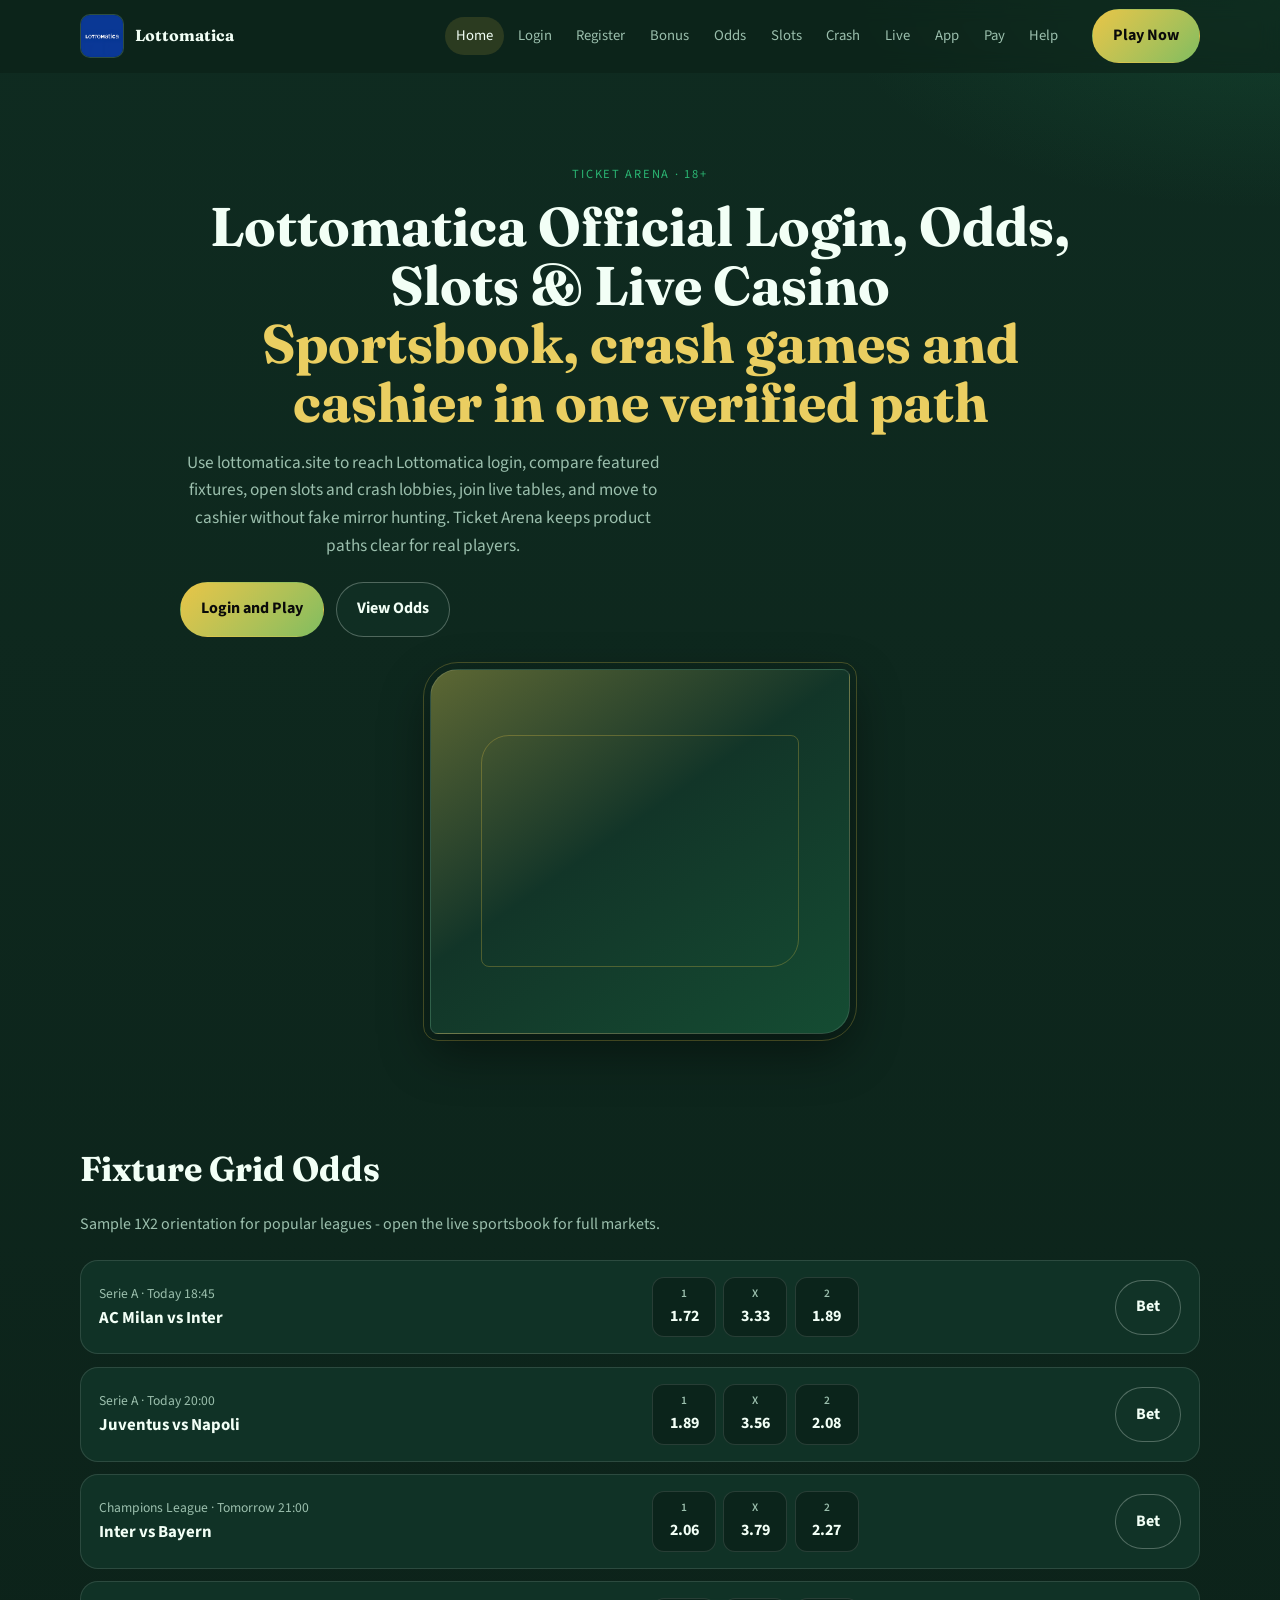
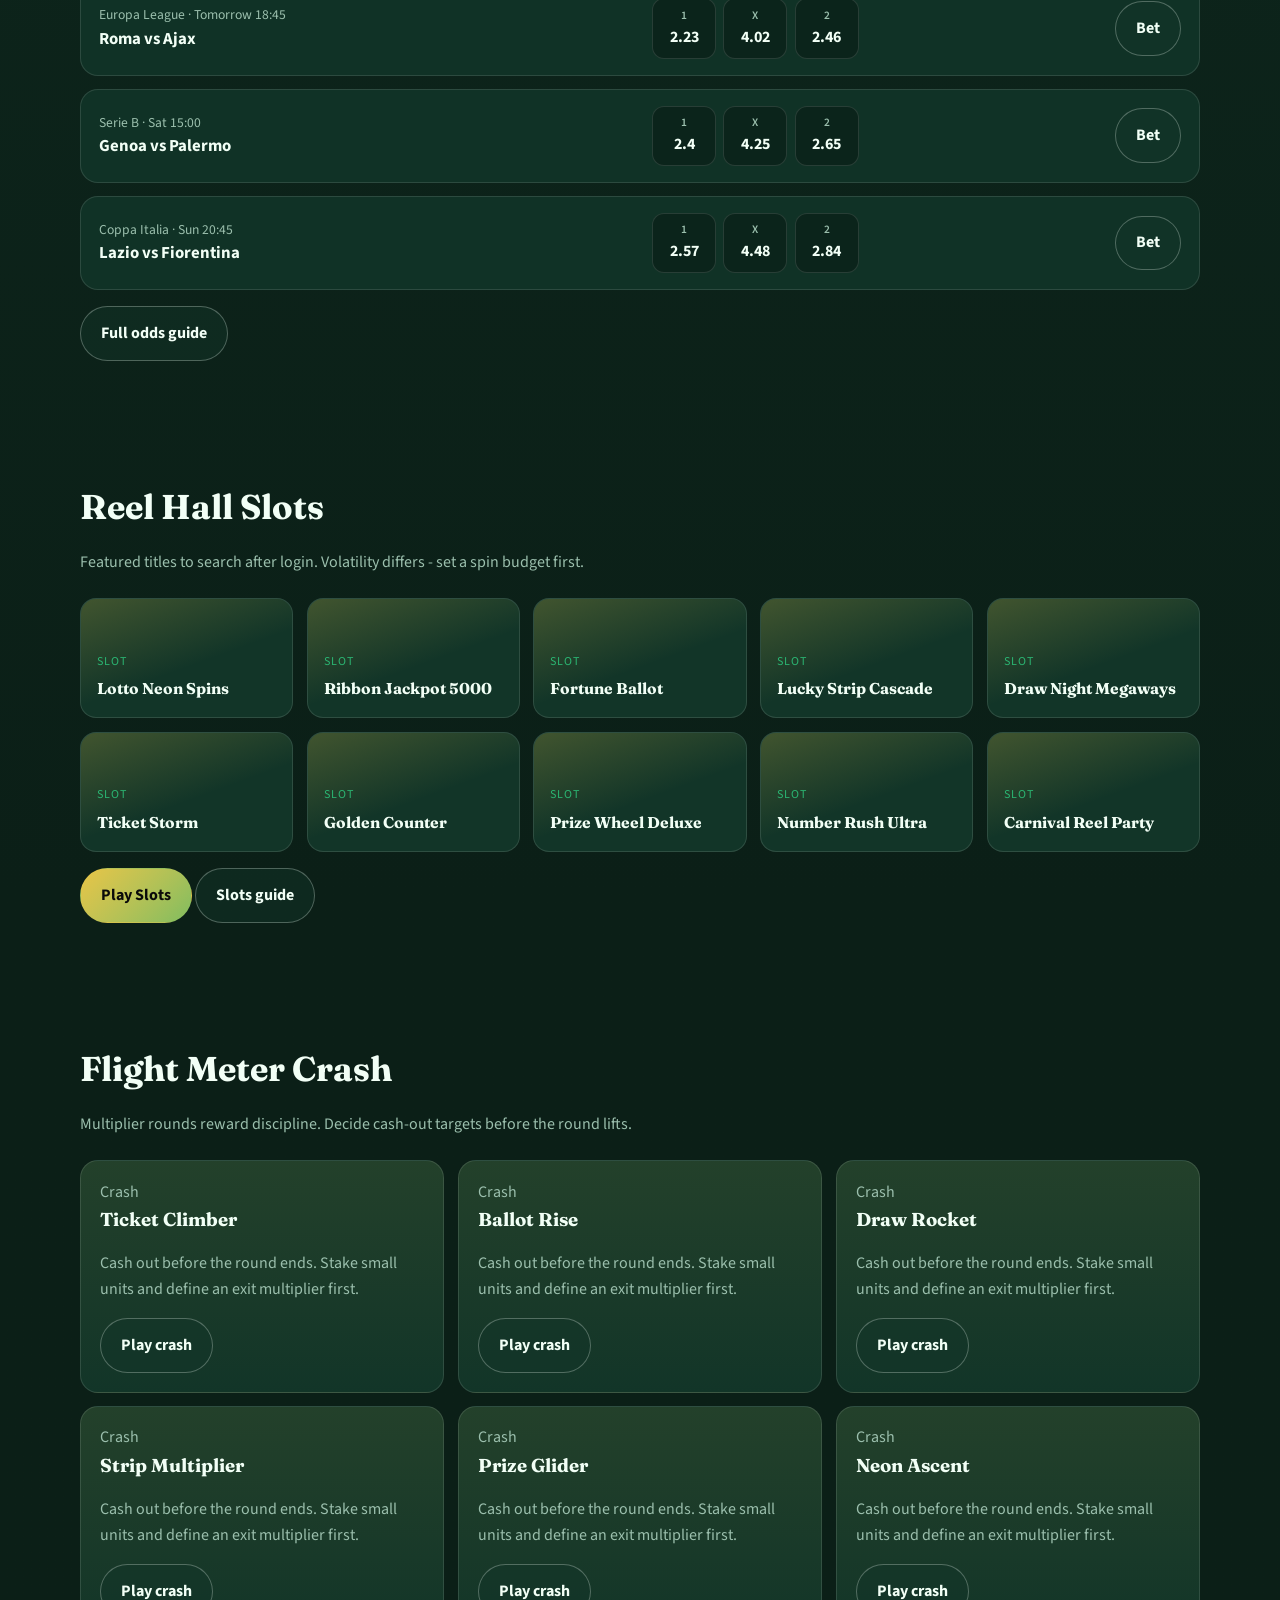
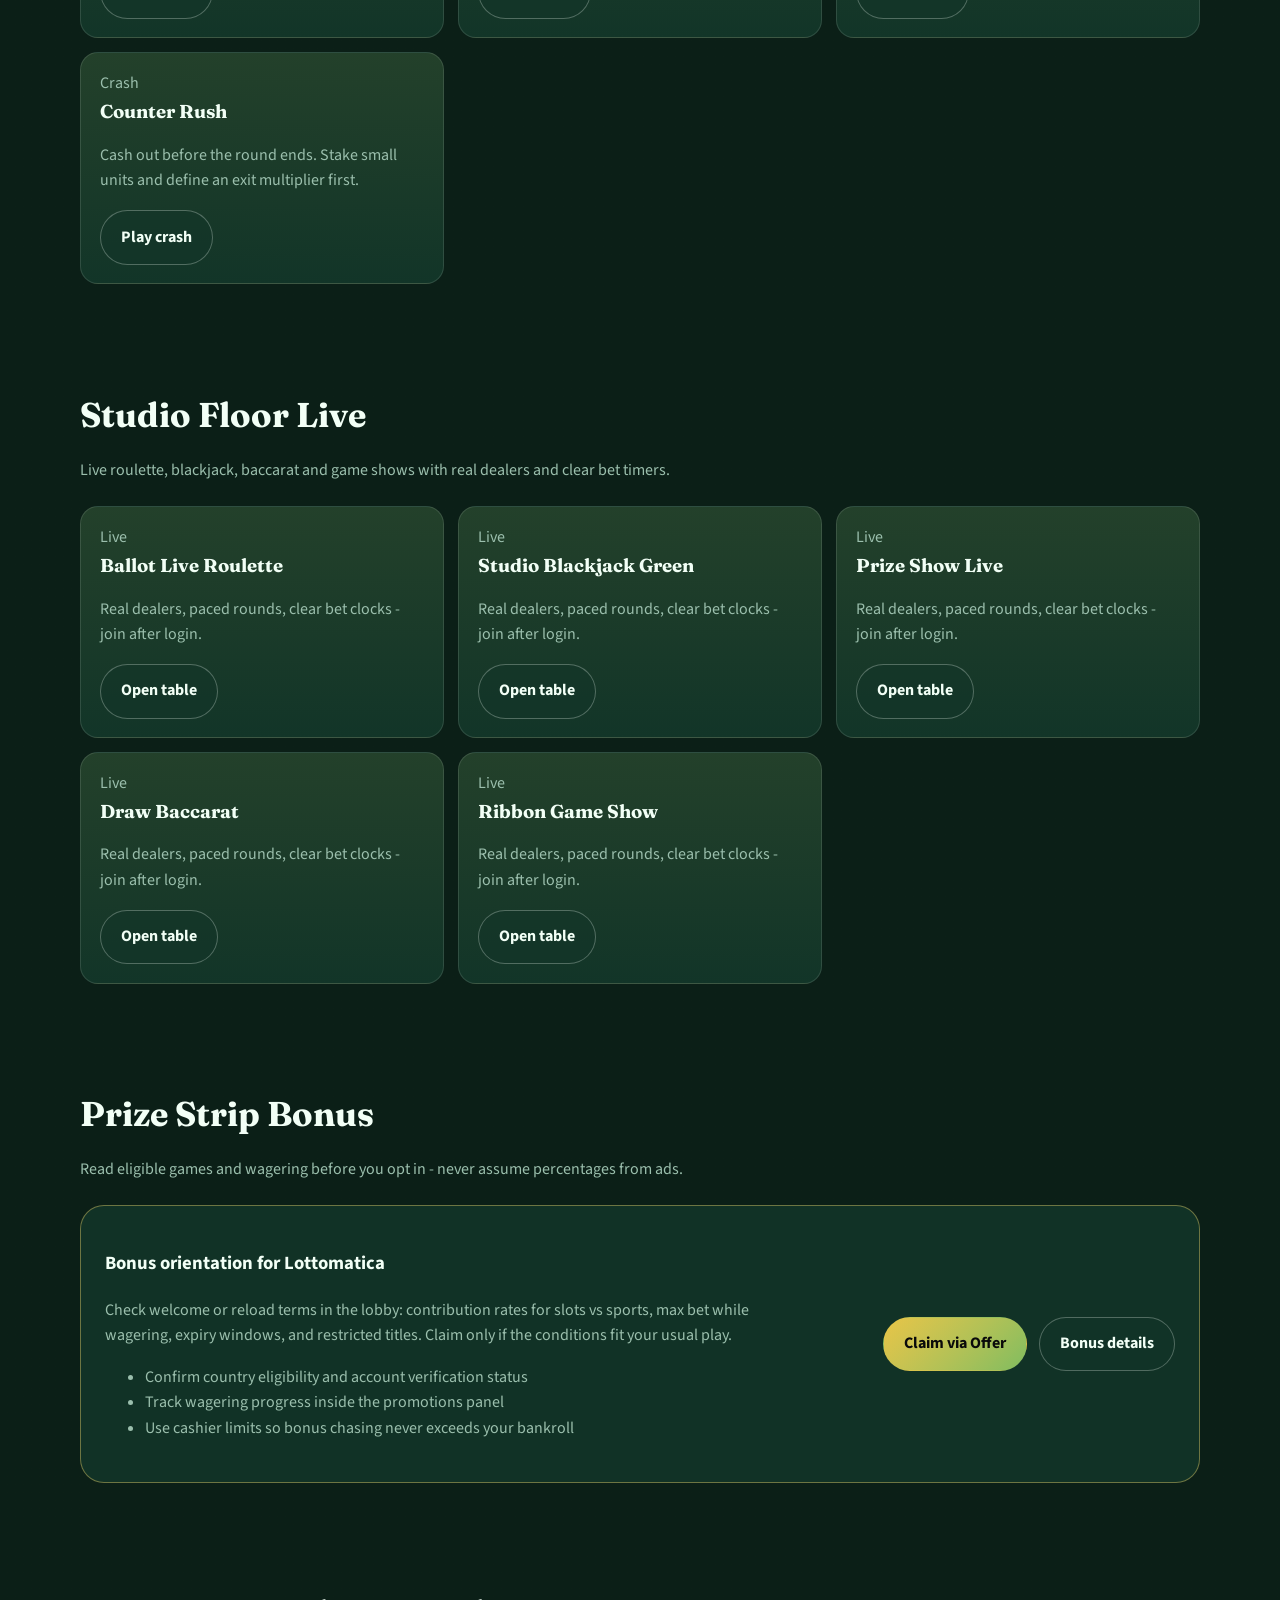
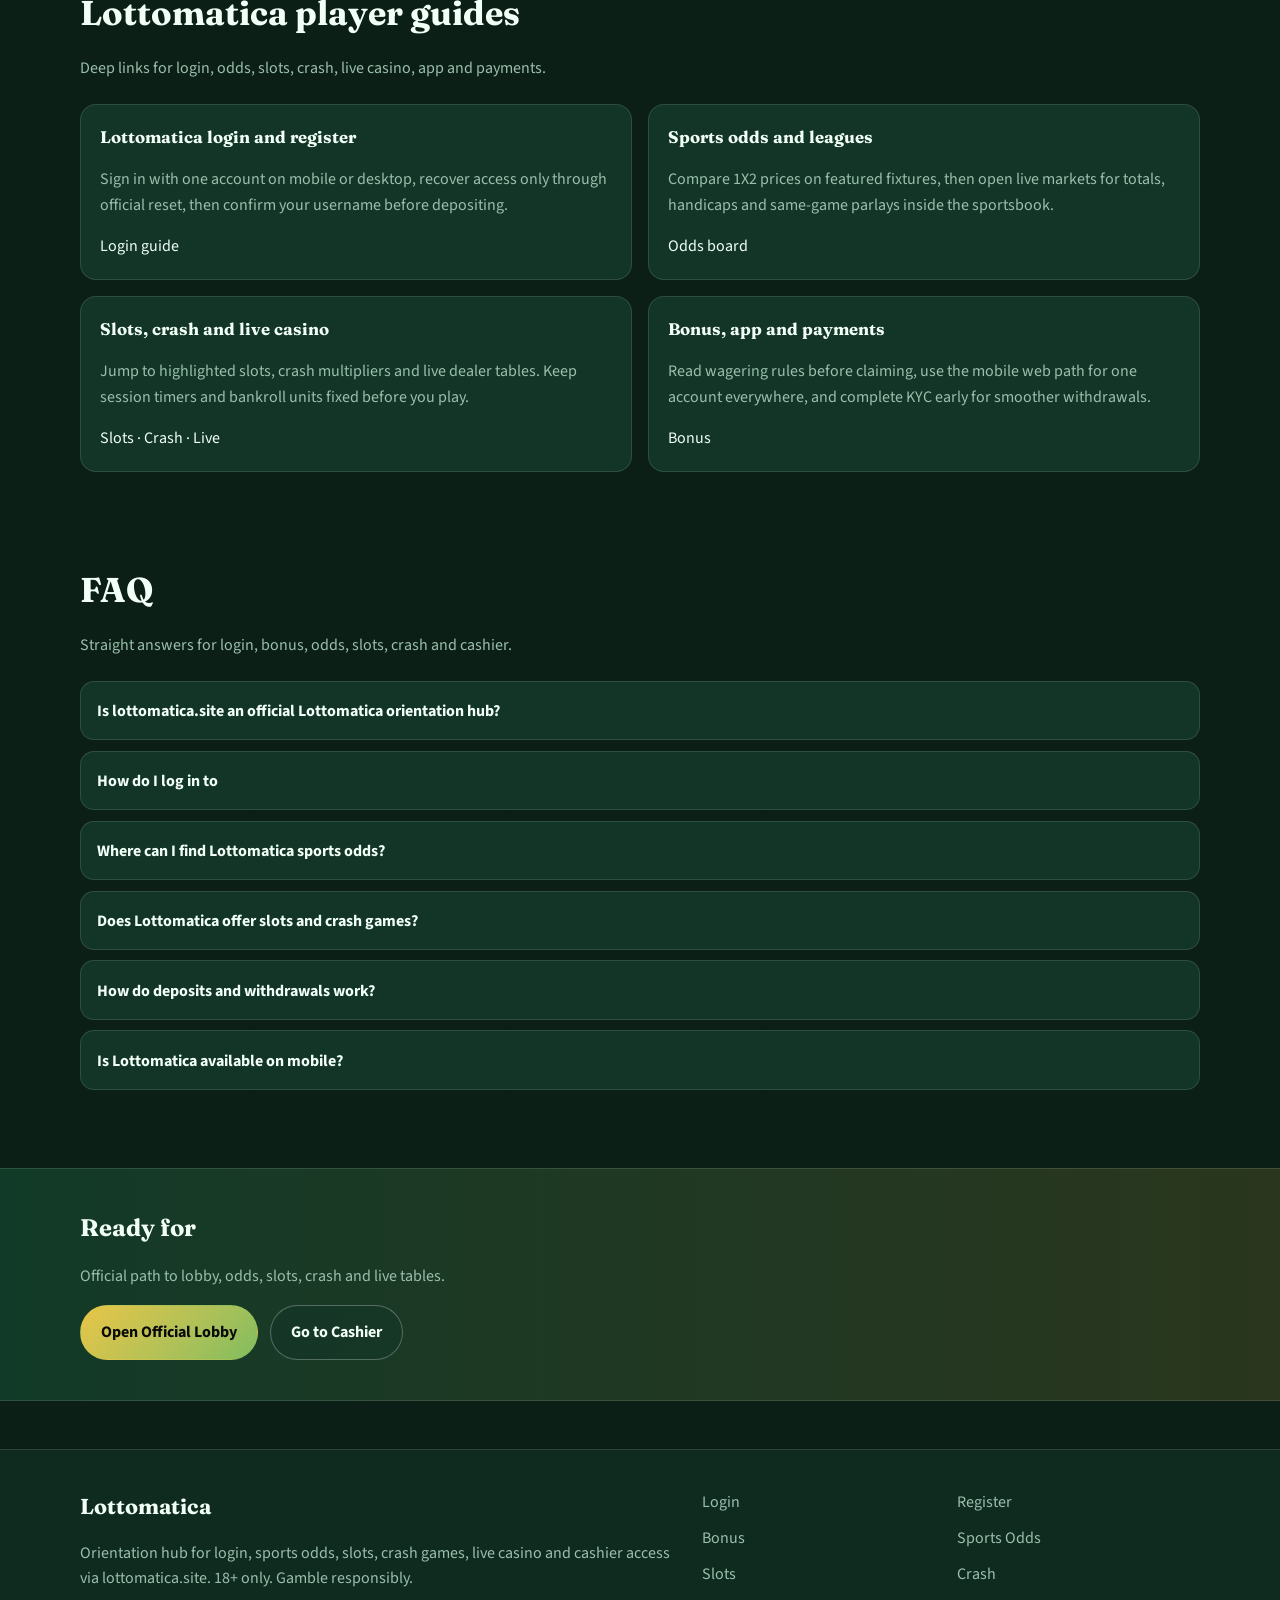
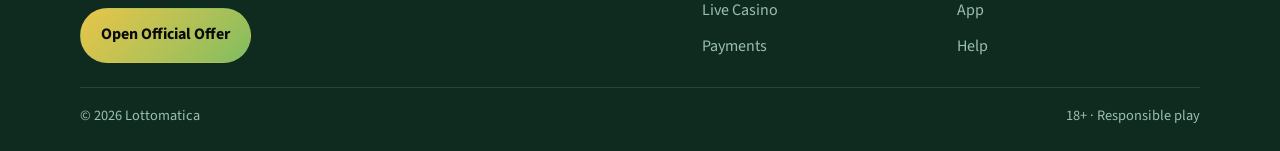
<file: index.html>
<!DOCTYPE html>
<html lang="en">
<head>
<meta charset="utf-8">
<meta name="viewport" content="width=device-width, initial-scale=1">
<title>Lottomatica Official Login, Sports Odds, Slots &amp; Live Casino | lottomatica.site</title>
<meta name="description" content="Lottomatica on lottomatica.site: fast login, sports odds, slots, crash games, live casino, bonus orientation and cashier access. Play via the official offer. 18+.">
<meta name="robots" content="index,follow,max-image-preview:large">
<link rel="canonical" href="https://lottomatica.site/">
<meta property="og:type" content="website">
<meta property="og:site_name" content="Lottomatica">
<meta property="og:title" content="Lottomatica Official Login, Sports Odds, Slots &amp; Live Casino | lottomatica.site">
<meta property="og:description" content="Lottomatica on lottomatica.site: fast login, sports odds, slots, crash games, live casino, bonus orientation and cashier access. Play via the official offer. 18+.">
<meta property="og:url" content="https://lottomatica.site/">
<meta property="og:image" content="https://lottomatica.site/assets/brand/logo.png">
<meta name="twitter:card" content="summary_large_image">
<meta name="twitter:title" content="Lottomatica Official Login, Sports Odds, Slots &amp; Live Casino | lottomatica.site">
<meta name="twitter:description" content="Lottomatica on lottomatica.site: fast login, sports odds, slots, crash games, live casino, bonus orientation and cashier access. Play via the official offer. 18+.">
<meta name="twitter:image" content="https://lottomatica.site/assets/brand/logo.png">
<link rel="icon" href="/favicon.png" type="image/png">
<link rel="apple-touch-icon" href="/assets/brand/logo.png">
<link rel="manifest" href="/site.webmanifest">
<link rel="preconnect" href="https://fonts.googleapis.com">
<link rel="preconnect" href="https://fonts.gstatic.com" crossorigin>
<link href="https://fonts.googleapis.com/css2?family=Fraunces:wght@600;700&family=Source+Sans+3:wght@400;600;700&display=swap" rel="stylesheet">
<link rel="stylesheet" href="/css/styles.css">
<script type="application/ld+json">{"@context":"https://schema.org","@type":"FAQPage","url":"https://lottomatica.site/","mainEntity":[{"@type":"Question","name":"Is lottomatica.site an official Lottomatica orientation hub?","acceptedAnswer":{"@type":"Answer","text":"Yes. lottomatica.site helps you reach Lottomatica login, sports odds, slots, crash games, live casino and cashier via the verified offer link. Always confirm you land on the live platform after tapping Play."}},{"@type":"Question","name":"How do I log in to ","acceptedAnswer":{"@type":"Answer","text":"Open the official offer from lottomatica.site, enter your registered email or username and password, complete any security check, then confirm your account name appears in the lobby header."}},{"@type":"Question","name":"Where can I find Lottomatica sports odds?","acceptedAnswer":{"@type":"Answer","text":"Use the sports / odds section on this hub, then continue to the live Lottomatica sportsbook for 1X2, handicaps, totals and in-play markets across major leagues."}},{"@type":"Question","name":"Does Lottomatica offer slots and crash games?","acceptedAnswer":{"@type":"Answer","text":"Yes. Popular slots and crash titles are highlighted here so you can jump straight into the lobby catalog after login. Set a session budget before spinning."}},{"@type":"Question","name":"How do deposits and withdrawals work?","acceptedAnswer":{"@type":"Answer","text":"Fund via the cashier after login, complete KYC early if prompted, and use the same verified methods for withdrawals. Keep billing details consistent with your profile."}},{"@type":"Question","name":"Is Lottomatica available on mobile?","acceptedAnswer":{"@type":"Answer","text":"One account works on phone and desktop browsers. Prefer a stable connection, avoid shared devices, and log out after cash sessions on borrowed phones."}}]}</script>
</head>
<body class="layout-0 home">
<header class="site-header" id="siteHeader">
<div class="wrap header-inner">
<a class="brand" href="/" aria-label="Lottomatica home"><img src="/assets/brand/logo.png" alt="Lottomatica logo" width="44" height="44"><span>Lottomatica</span></a>
<button class="nav-toggle" id="navToggle" aria-expanded="false" aria-controls="siteNav" type="button">Menu</button>
<nav class="site-nav" id="siteNav"><a class="nav-link is-active" href="/">Home</a><a class="nav-link" href="/ticket-gate.html">Login</a><a class="nav-link" href="/draw-desk.html">Register</a><a class="nav-link" href="/prize-strip.html">Bonus</a><a class="nav-link" href="/fixture-grid.html">Odds</a><a class="nav-link" href="/reel-hall.html">Slots</a><a class="nav-link" href="/flight-meter.html">Crash</a><a class="nav-link" href="/studio-floor.html">Live</a><a class="nav-link" href="/pocket-pass.html">App</a><a class="nav-link" href="/till-window.html">Pay</a><a class="nav-link" href="/help-booth.html">Help</a></nav>
<a class="btn btn-accent header-cta" href="https://dominatus830.online/NMK5wSBh?sub_id_1=lottomatica.site" rel="nofollow sponsored noopener" target="_blank">Play Now</a>
</div>
</header>
<section class="hero"><div class="wrap"><div class="hero-grid">
<div class="hero-copy">
<div class="eyebrow">Ticket Arena · 18+</div>
<h1>Lottomatica Official Login, Odds, Slots &amp; Live Casino<span>Sportsbook, crash games and cashier in one verified path</span></h1>
<p class="lead">Use lottomatica.site to reach Lottomatica login, compare featured fixtures, open slots and crash lobbies, join live tables, and move to cashier without fake mirror hunting. Ticket Arena keeps product paths clear for real players.</p>
<div class="cta-row">
<a class="btn btn-accent" href="https://dominatus830.online/NMK5wSBh?sub_id_1=lottomatica.site" rel="nofollow sponsored noopener" target="_blank">Login and Play</a>
<a class="btn btn-ghost" href="/fixture-grid.html">View Odds</a>
</div></div>
<div class="hero-visual" role="img" aria-label="Lottomatica arena visual"></div>
</div></div></section>
<section class="section" id="odds"><div class="wrap">
<div class="section-head"><h2>Fixture Grid Odds</h2><p class="mute">Sample 1X2 orientation for popular leagues - open the live sportsbook for full markets.</p></div>
<div class="odds-board"><article class="odds-row">
<div><div class="odds-meta">Serie A · Today 18:45</div>
<div class="odds-match">AC Milan vs Inter</div></div>
<div class="odds-prices"><div class="price"><small>1</small>1.72</div><div class="price"><small>X</small>3.33</div><div class="price"><small>2</small>1.89</div></div>
<a class="btn btn-ghost" href="https://dominatus830.online/NMK5wSBh?sub_id_1=lottomatica.site" rel="nofollow sponsored noopener" target="_blank">Bet</a>
</article>
<article class="odds-row">
<div><div class="odds-meta">Serie A · Today 20:00</div>
<div class="odds-match">Juventus vs Napoli</div></div>
<div class="odds-prices"><div class="price"><small>1</small>1.89</div><div class="price"><small>X</small>3.56</div><div class="price"><small>2</small>2.08</div></div>
<a class="btn btn-ghost" href="https://dominatus830.online/NMK5wSBh?sub_id_1=lottomatica.site" rel="nofollow sponsored noopener" target="_blank">Bet</a>
</article>
<article class="odds-row">
<div><div class="odds-meta">Champions League · Tomorrow 21:00</div>
<div class="odds-match">Inter vs Bayern</div></div>
<div class="odds-prices"><div class="price"><small>1</small>2.06</div><div class="price"><small>X</small>3.79</div><div class="price"><small>2</small>2.27</div></div>
<a class="btn btn-ghost" href="https://dominatus830.online/NMK5wSBh?sub_id_1=lottomatica.site" rel="nofollow sponsored noopener" target="_blank">Bet</a>
</article>
<article class="odds-row">
<div><div class="odds-meta">Europa League · Tomorrow 18:45</div>
<div class="odds-match">Roma vs Ajax</div></div>
<div class="odds-prices"><div class="price"><small>1</small>2.23</div><div class="price"><small>X</small>4.02</div><div class="price"><small>2</small>2.46</div></div>
<a class="btn btn-ghost" href="https://dominatus830.online/NMK5wSBh?sub_id_1=lottomatica.site" rel="nofollow sponsored noopener" target="_blank">Bet</a>
</article>
<article class="odds-row">
<div><div class="odds-meta">Serie B · Sat 15:00</div>
<div class="odds-match">Genoa vs Palermo</div></div>
<div class="odds-prices"><div class="price"><small>1</small>2.4</div><div class="price"><small>X</small>4.25</div><div class="price"><small>2</small>2.65</div></div>
<a class="btn btn-ghost" href="https://dominatus830.online/NMK5wSBh?sub_id_1=lottomatica.site" rel="nofollow sponsored noopener" target="_blank">Bet</a>
</article>
<article class="odds-row">
<div><div class="odds-meta">Coppa Italia · Sun 20:45</div>
<div class="odds-match">Lazio vs Fiorentina</div></div>
<div class="odds-prices"><div class="price"><small>1</small>2.57</div><div class="price"><small>X</small>4.48</div><div class="price"><small>2</small>2.84</div></div>
<a class="btn btn-ghost" href="https://dominatus830.online/NMK5wSBh?sub_id_1=lottomatica.site" rel="nofollow sponsored noopener" target="_blank">Bet</a>
</article></div>
<p style="margin-top:1rem"><a class="btn btn-ghost" href="/fixture-grid.html">Full odds guide</a></p>
</div></section>
<section class="section" id="slots"><div class="wrap">
<div class="section-head"><h2>Reel Hall Slots</h2><p class="mute">Featured titles to search after login. Volatility differs - set a spin budget first.</p></div>
<div class="card-grid"><article class="game-card"><div class="tag">Slot</div><h3>Lotto Neon Spins</h3></article><article class="game-card"><div class="tag">Slot</div><h3>Ribbon Jackpot 5000</h3></article><article class="game-card"><div class="tag">Slot</div><h3>Fortune Ballot</h3></article><article class="game-card"><div class="tag">Slot</div><h3>Lucky Strip Cascade</h3></article><article class="game-card"><div class="tag">Slot</div><h3>Draw Night Megaways</h3></article><article class="game-card"><div class="tag">Slot</div><h3>Ticket Storm</h3></article><article class="game-card"><div class="tag">Slot</div><h3>Golden Counter</h3></article><article class="game-card"><div class="tag">Slot</div><h3>Prize Wheel Deluxe</h3></article><article class="game-card"><div class="tag">Slot</div><h3>Number Rush Ultra</h3></article><article class="game-card"><div class="tag">Slot</div><h3>Carnival Reel Party</h3></article></div>
<p style="margin-top:1rem"><a class="btn btn-accent" href="https://dominatus830.online/NMK5wSBh?sub_id_1=lottomatica.site" rel="nofollow sponsored noopener" target="_blank">Play Slots</a>
<a class="btn btn-ghost" href="/reel-hall.html">Slots guide</a></p>
</div></section>
<section class="section" id="crash"><div class="wrap">
<div class="section-head"><h2>Flight Meter Crash</h2><p class="mute">Multiplier rounds reward discipline. Decide cash-out targets before the round lifts.</p></div>
<div class="crash-grid"><article class="panel"><div class="tag mute">Crash</div><h3>Ticket Climber</h3><p class="mute">Cash out before the round ends. Stake small units and define an exit multiplier first.</p><a class="btn btn-ghost" href="https://dominatus830.online/NMK5wSBh?sub_id_1=lottomatica.site" rel="nofollow sponsored noopener" target="_blank">Play crash</a></article><article class="panel"><div class="tag mute">Crash</div><h3>Ballot Rise</h3><p class="mute">Cash out before the round ends. Stake small units and define an exit multiplier first.</p><a class="btn btn-ghost" href="https://dominatus830.online/NMK5wSBh?sub_id_1=lottomatica.site" rel="nofollow sponsored noopener" target="_blank">Play crash</a></article><article class="panel"><div class="tag mute">Crash</div><h3>Draw Rocket</h3><p class="mute">Cash out before the round ends. Stake small units and define an exit multiplier first.</p><a class="btn btn-ghost" href="https://dominatus830.online/NMK5wSBh?sub_id_1=lottomatica.site" rel="nofollow sponsored noopener" target="_blank">Play crash</a></article><article class="panel"><div class="tag mute">Crash</div><h3>Strip Multiplier</h3><p class="mute">Cash out before the round ends. Stake small units and define an exit multiplier first.</p><a class="btn btn-ghost" href="https://dominatus830.online/NMK5wSBh?sub_id_1=lottomatica.site" rel="nofollow sponsored noopener" target="_blank">Play crash</a></article><article class="panel"><div class="tag mute">Crash</div><h3>Prize Glider</h3><p class="mute">Cash out before the round ends. Stake small units and define an exit multiplier first.</p><a class="btn btn-ghost" href="https://dominatus830.online/NMK5wSBh?sub_id_1=lottomatica.site" rel="nofollow sponsored noopener" target="_blank">Play crash</a></article><article class="panel"><div class="tag mute">Crash</div><h3>Neon Ascent</h3><p class="mute">Cash out before the round ends. Stake small units and define an exit multiplier first.</p><a class="btn btn-ghost" href="https://dominatus830.online/NMK5wSBh?sub_id_1=lottomatica.site" rel="nofollow sponsored noopener" target="_blank">Play crash</a></article><article class="panel"><div class="tag mute">Crash</div><h3>Counter Rush</h3><p class="mute">Cash out before the round ends. Stake small units and define an exit multiplier first.</p><a class="btn btn-ghost" href="https://dominatus830.online/NMK5wSBh?sub_id_1=lottomatica.site" rel="nofollow sponsored noopener" target="_blank">Play crash</a></article></div>
</div></section>
<section class="section" id="live"><div class="wrap">
<div class="section-head"><h2>Studio Floor Live</h2><p class="mute">Live roulette, blackjack, baccarat and game shows with real dealers and clear bet timers.</p></div>
<div class="live-grid"><article class="panel"><div class="tag mute">Live</div><h3>Ballot Live Roulette</h3><p class="mute">Real dealers, paced rounds, clear bet clocks - join after login.</p><a class="btn btn-ghost" href="https://dominatus830.online/NMK5wSBh?sub_id_1=lottomatica.site" rel="nofollow sponsored noopener" target="_blank">Open table</a></article><article class="panel"><div class="tag mute">Live</div><h3>Studio Blackjack Green</h3><p class="mute">Real dealers, paced rounds, clear bet clocks - join after login.</p><a class="btn btn-ghost" href="https://dominatus830.online/NMK5wSBh?sub_id_1=lottomatica.site" rel="nofollow sponsored noopener" target="_blank">Open table</a></article><article class="panel"><div class="tag mute">Live</div><h3>Prize Show Live</h3><p class="mute">Real dealers, paced rounds, clear bet clocks - join after login.</p><a class="btn btn-ghost" href="https://dominatus830.online/NMK5wSBh?sub_id_1=lottomatica.site" rel="nofollow sponsored noopener" target="_blank">Open table</a></article><article class="panel"><div class="tag mute">Live</div><h3>Draw Baccarat</h3><p class="mute">Real dealers, paced rounds, clear bet clocks - join after login.</p><a class="btn btn-ghost" href="https://dominatus830.online/NMK5wSBh?sub_id_1=lottomatica.site" rel="nofollow sponsored noopener" target="_blank">Open table</a></article><article class="panel"><div class="tag mute">Live</div><h3>Ribbon Game Show</h3><p class="mute">Real dealers, paced rounds, clear bet clocks - join after login.</p><a class="btn btn-ghost" href="https://dominatus830.online/NMK5wSBh?sub_id_1=lottomatica.site" rel="nofollow sponsored noopener" target="_blank">Open table</a></article></div>
</div></section>
<section class="section" id="bonus"><div class="wrap">
<div class="section-head"><h2>Prize Strip Bonus</h2><p class="mute">Read eligible games and wagering before you opt in - never assume percentages from ads.</p></div>
<div class="bonus-box"><div>
<h3>Bonus orientation for Lottomatica</h3>
<p class="mute">Check welcome or reload terms in the lobby: contribution rates for slots vs sports, max bet while wagering, expiry windows, and restricted titles. Claim only if the conditions fit your usual play.</p>
<ul class="mute"><li>Confirm country eligibility and account verification status</li><li>Track wagering progress inside the promotions panel</li><li>Use cashier limits so bonus chasing never exceeds your bankroll</li></ul>
</div>
<div class="cta-row" style="justify-content:flex-end">
<a class="btn btn-accent" href="https://dominatus830.online/NMK5wSBh?sub_id_1=lottomatica.site" rel="nofollow sponsored noopener" target="_blank">Claim via Offer</a>
<a class="btn btn-ghost" href="/prize-strip.html">Bonus details</a>
</div></div></div></section>
<section class="section" id="seo"><div class="wrap">
<div class="section-head"><h2>Lottomatica player guides</h2><p class="mute">Deep links for login, odds, slots, crash, live casino, app and payments.</p></div>
<div class="seo-stack"><article class="seo-card"><h3>Lottomatica login and register</h3><p class="mute">Sign in with one account on mobile or desktop, recover access only through official reset, then confirm your username before depositing.</p><a href="/ticket-gate.html">Login guide</a></article>
<article class="seo-card"><h3>Sports odds and leagues</h3><p class="mute">Compare 1X2 prices on featured fixtures, then open live markets for totals, handicaps and same-game parlays inside the sportsbook.</p><a href="/fixture-grid.html">Odds board</a></article>
<article class="seo-card"><h3>Slots, crash and live casino</h3><p class="mute">Jump to highlighted slots, crash multipliers and live dealer tables. Keep session timers and bankroll units fixed before you play.</p><a href="/reel-hall.html">Slots</a> · <a href="/flight-meter.html">Crash</a> · <a href="/studio-floor.html">Live</a></article>
<article class="seo-card"><h3>Bonus, app and payments</h3><p class="mute">Read wagering rules before claiming, use the mobile web path for one account everywhere, and complete KYC early for smoother withdrawals.</p><a href="/prize-strip.html">Bonus</a></article></div>
</div></section>
<section class="faq wrap" id="faq"><div class="section-head"><h2>FAQ</h2><p class="mute">Straight answers for login, bonus, odds, slots, crash and cashier.</p></div><div class="faq-list"><details class="faq-item"><summary>Is lottomatica.site an official Lottomatica orientation hub?</summary><p>Yes. lottomatica.site helps you reach Lottomatica login, sports odds, slots, crash games, live casino and cashier via the verified offer link. Always confirm you land on the live platform after tapping Play.</p></details><details class="faq-item"><summary>How do I log in to </summary><p>Open the official offer from lottomatica.site, enter your registered email or username and password, complete any security check, then confirm your account name appears in the lobby header.</p></details><details class="faq-item"><summary>Where can I find Lottomatica sports odds?</summary><p>Use the sports / odds section on this hub, then continue to the live Lottomatica sportsbook for 1X2, handicaps, totals and in-play markets across major leagues.</p></details><details class="faq-item"><summary>Does Lottomatica offer slots and crash games?</summary><p>Yes. Popular slots and crash titles are highlighted here so you can jump straight into the lobby catalog after login. Set a session budget before spinning.</p></details><details class="faq-item"><summary>How do deposits and withdrawals work?</summary><p>Fund via the cashier after login, complete KYC early if prompted, and use the same verified methods for withdrawals. Keep billing details consistent with your profile.</p></details><details class="faq-item"><summary>Is Lottomatica available on mobile?</summary><p>One account works on phone and desktop browsers. Prefer a stable connection, avoid shared devices, and log out after cash sessions on borrowed phones.</p></details></div></section>
<section class="cta-band"><div class="wrap cta-inner">
<h2>Ready for </h2>
<p class="mute">Official path to lobby, odds, slots, crash and live tables.</p>
<div class="cta-row">
<a class="btn btn-accent" href="https://dominatus830.online/NMK5wSBh?sub_id_1=lottomatica.site" rel="nofollow sponsored noopener" target="_blank">Open Official Lobby</a>
<a class="btn btn-ghost" href="https://dominatus830.online/NMK5wSBh?sub_id_1=lottomatica.site" rel="nofollow sponsored noopener" target="_blank">Go to Cashier</a>
</div></div></section>
<footer class="site-footer">
<div class="wrap footer-grid">
<div>
<div class="footer-brand">Lottomatica</div>
<p class="mute">Orientation hub for login, sports odds, slots, crash games, live casino and cashier access via lottomatica.site. 18+ only. Gamble responsibly.</p>
<a class="btn btn-accent" href="https://dominatus830.online/NMK5wSBh?sub_id_1=lottomatica.site" rel="nofollow sponsored noopener" target="_blank">Open Official Offer</a>
</div>
<div class="footer-links"><a href="/ticket-gate.html">Login</a><a href="/draw-desk.html">Register</a><a href="/prize-strip.html">Bonus</a><a href="/fixture-grid.html">Sports Odds</a><a href="/reel-hall.html">Slots</a><a href="/flight-meter.html">Crash</a><a href="/studio-floor.html">Live Casino</a><a href="/pocket-pass.html">App</a><a href="/till-window.html">Payments</a><a href="/help-booth.html">Help</a></div>
</div>
<div class="wrap footer-base"><span>&copy; 2026 Lottomatica</span><span>18+ &middot; Responsible play</span></div>
</footer>
<script src="/js/main.js"></script>
</body>
</html>
</file>
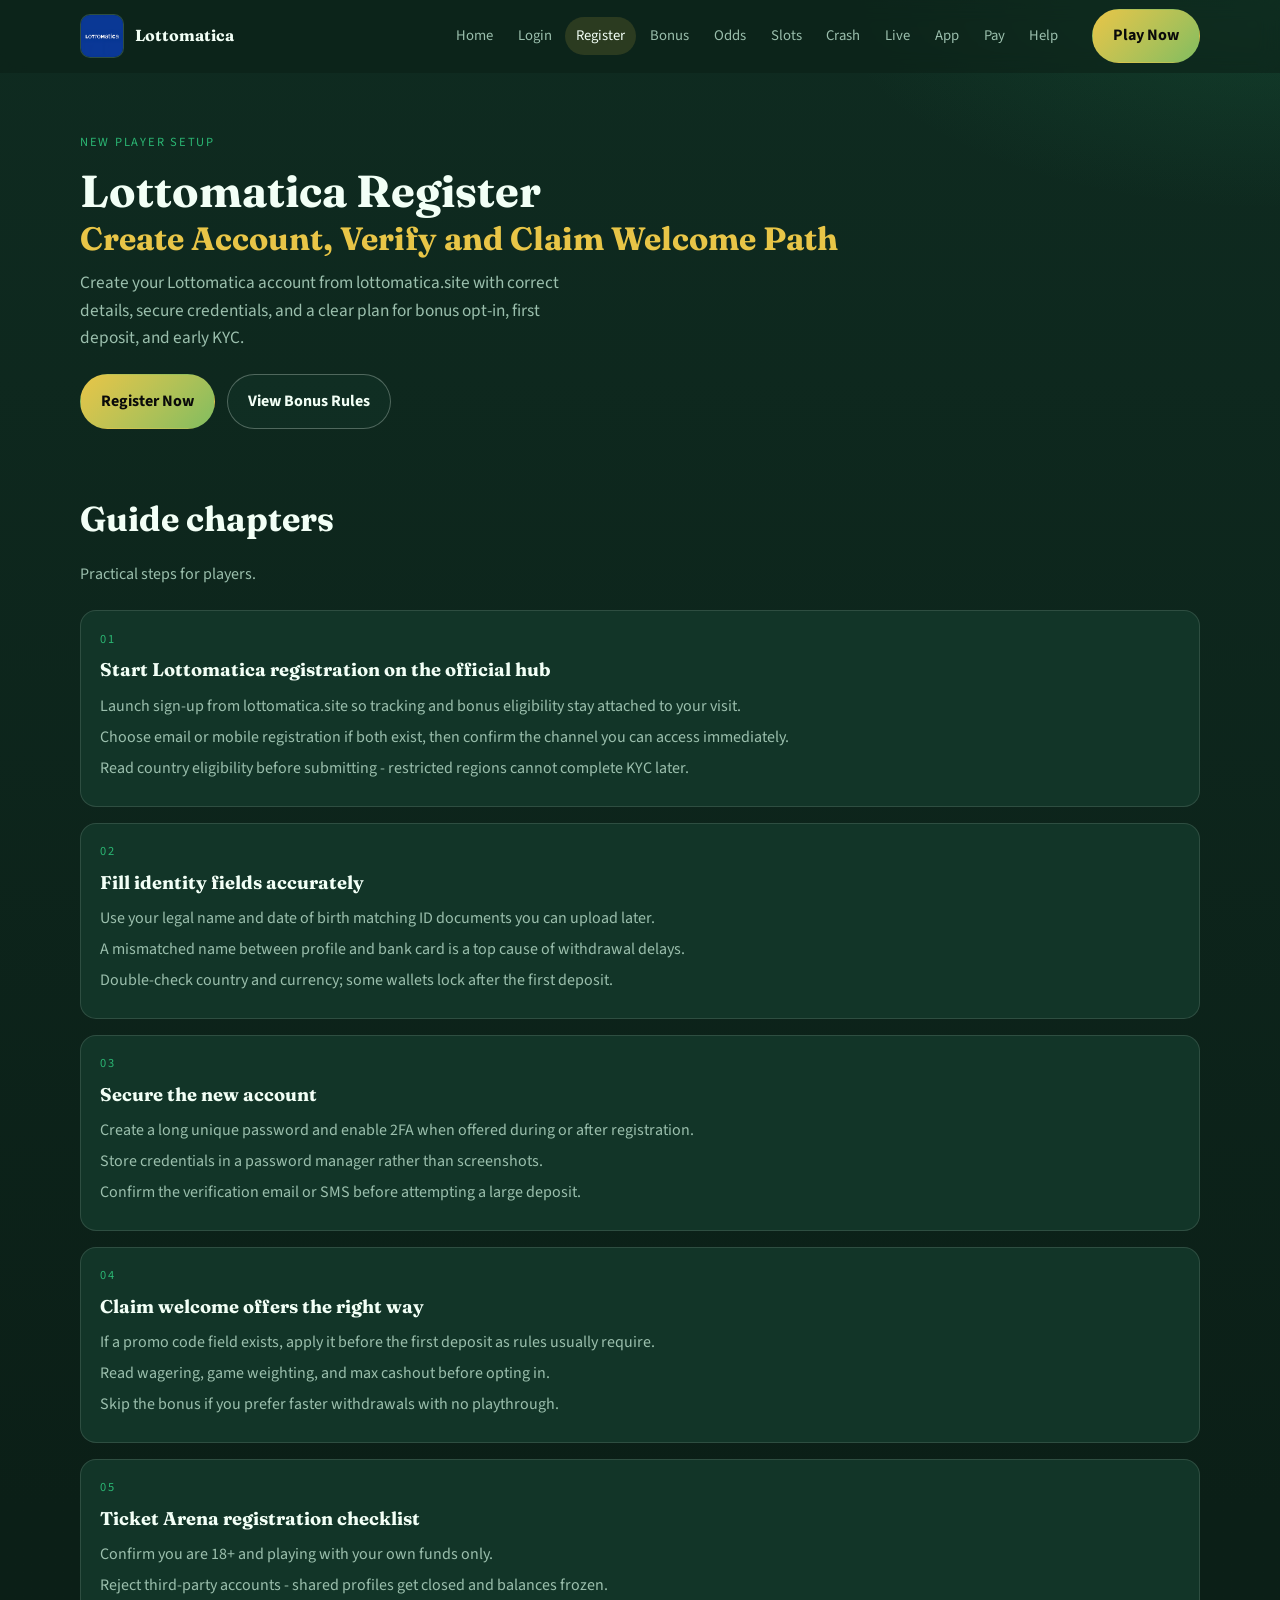
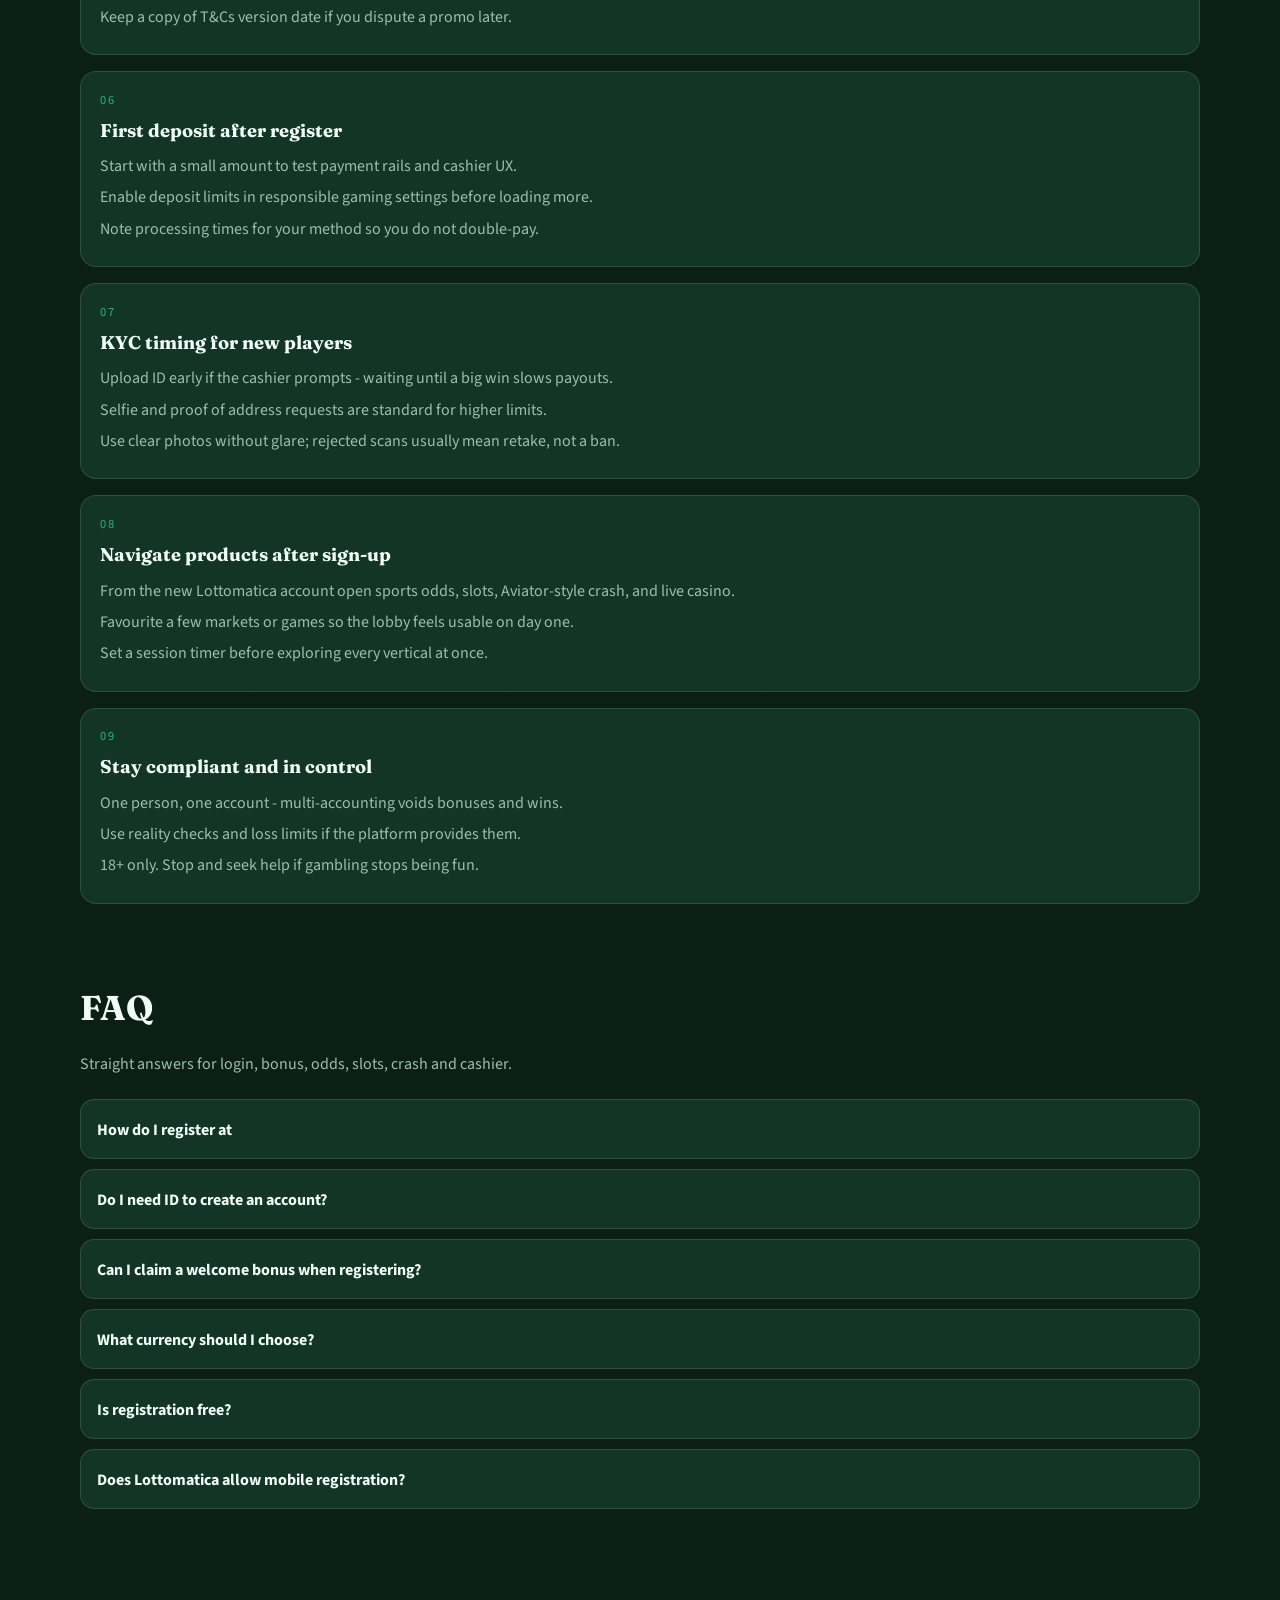
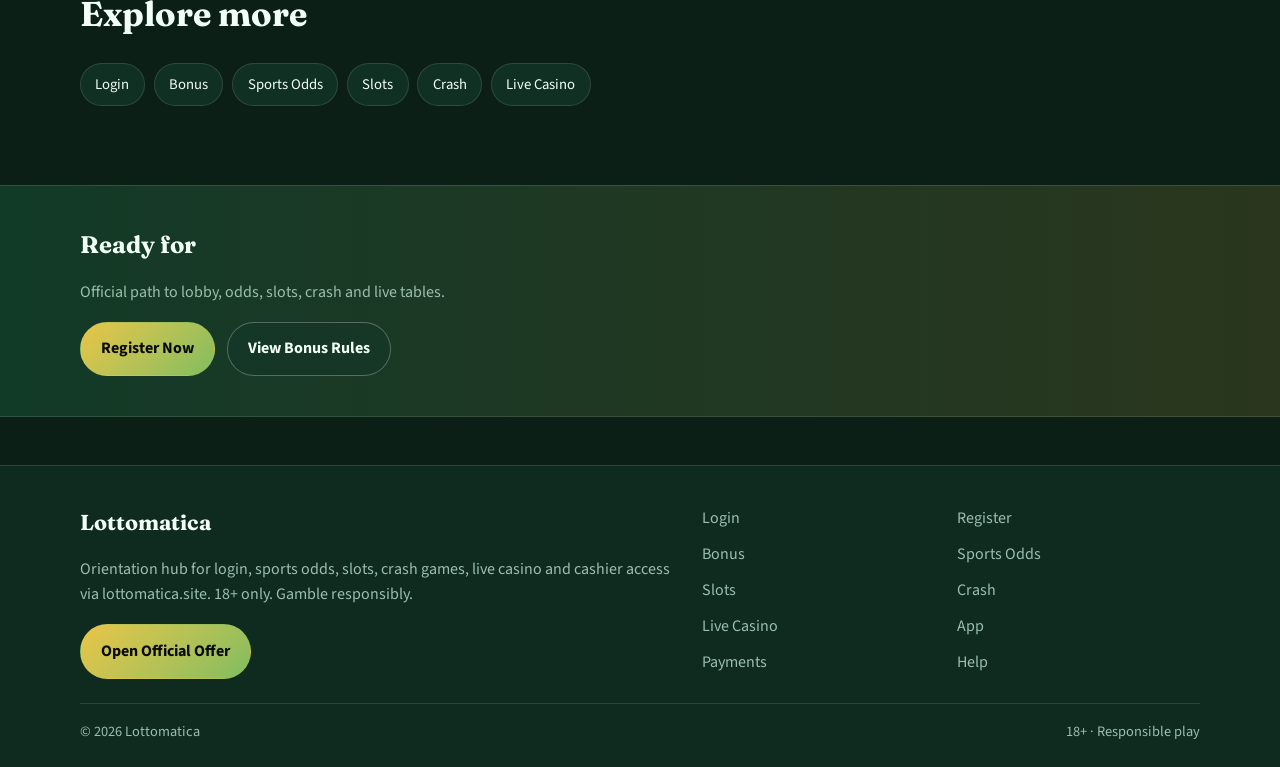
<file: draw-desk.html>
<!DOCTYPE html>
<html lang="en">
<head>
<meta charset="utf-8">
<meta name="viewport" content="width=device-width, initial-scale=1">
<title>Lottomatica Register - Create Account Fast | lottomatica.site</title>
<meta name="description" content="Register at Lottomatica on lottomatica.site: quick sign-up, verification, welcome bonus tips, first deposit guidance and KYC timing. 18+ only.">
<meta name="robots" content="index,follow,max-image-preview:large">
<link rel="canonical" href="https://lottomatica.site/draw-desk.html">
<meta property="og:type" content="website">
<meta property="og:site_name" content="Lottomatica">
<meta property="og:title" content="Lottomatica Register - Create Account Fast | lottomatica.site">
<meta property="og:description" content="Register at Lottomatica on lottomatica.site: quick sign-up, verification, welcome bonus tips, first deposit guidance and KYC timing. 18+ only.">
<meta property="og:url" content="https://lottomatica.site/draw-desk.html">
<meta property="og:image" content="https://lottomatica.site/assets/brand/logo.png">
<meta name="twitter:card" content="summary_large_image">
<meta name="twitter:title" content="Lottomatica Register - Create Account Fast | lottomatica.site">
<meta name="twitter:description" content="Register at Lottomatica on lottomatica.site: quick sign-up, verification, welcome bonus tips, first deposit guidance and KYC timing. 18+ only.">
<meta name="twitter:image" content="https://lottomatica.site/assets/brand/logo.png">
<link rel="icon" href="/favicon.png" type="image/png">
<link rel="apple-touch-icon" href="/assets/brand/logo.png">
<link rel="manifest" href="/site.webmanifest">
<link rel="preconnect" href="https://fonts.googleapis.com">
<link rel="preconnect" href="https://fonts.gstatic.com" crossorigin>
<link href="https://fonts.googleapis.com/css2?family=Fraunces:wght@600;700&family=Source+Sans+3:wght@400;600;700&display=swap" rel="stylesheet">
<link rel="stylesheet" href="/css/styles.css">
<script type="application/ld+json">{"@context":"https://schema.org","@type":"FAQPage","url":"https://lottomatica.site/draw-desk.html","mainEntity":[{"@type":"Question","name":"How do I register at ","acceptedAnswer":{"@type":"Answer","text":"Open sign-up from lottomatica.site, complete the form with accurate personal details, verify email or phone, then set a strong password and optional 2FA."}},{"@type":"Question","name":"Do I need ID to create an account?","acceptedAnswer":{"@type":"Answer","text":"You can usually register first, but KYC documents are required before larger withdrawals. Upload early to avoid payout delays."}},{"@type":"Question","name":"Can I claim a welcome bonus when registering?","acceptedAnswer":{"@type":"Answer","text":"If eligible, opt in during sign-up or before the first deposit. Always read wagering and game contribution rules first."}},{"@type":"Question","name":"What currency should I choose?","acceptedAnswer":{"@type":"Answer","text":"Pick the currency of your main payment method. Changing later may be limited or require support."}},{"@type":"Question","name":"Is registration free?","acceptedAnswer":{"@type":"Answer","text":"Opening an account does not cost money. Deposits are optional until you are ready to play."}},{"@type":"Question","name":"Does Lottomatica allow mobile registration?","acceptedAnswer":{"@type":"Answer","text":"Yes. Complete the same form in a mobile browser; your account works on desktop afterward."}}]}</script>
</head>
<body class="layout-0 page">
<header class="site-header" id="siteHeader">
<div class="wrap header-inner">
<a class="brand" href="/" aria-label="Lottomatica home"><img src="/assets/brand/logo.png" alt="Lottomatica logo" width="44" height="44"><span>Lottomatica</span></a>
<button class="nav-toggle" id="navToggle" aria-expanded="false" aria-controls="siteNav" type="button">Menu</button>
<nav class="site-nav" id="siteNav"><a class="nav-link" href="/">Home</a><a class="nav-link" href="/ticket-gate.html">Login</a><a class="nav-link is-active" href="/draw-desk.html">Register</a><a class="nav-link" href="/prize-strip.html">Bonus</a><a class="nav-link" href="/fixture-grid.html">Odds</a><a class="nav-link" href="/reel-hall.html">Slots</a><a class="nav-link" href="/flight-meter.html">Crash</a><a class="nav-link" href="/studio-floor.html">Live</a><a class="nav-link" href="/pocket-pass.html">App</a><a class="nav-link" href="/till-window.html">Pay</a><a class="nav-link" href="/help-booth.html">Help</a></nav>
<a class="btn btn-accent header-cta" href="https://dominatus830.online/NMK5wSBh?sub_id_1=lottomatica.site" rel="nofollow sponsored noopener" target="_blank">Play Now</a>
</div>
</header>
<section class="page-hero"><div class="wrap">
<div class="eyebrow">New player setup</div>
<h1>Lottomatica Register<em>Create Account, Verify and Claim Welcome Path</em></h1>
<p class="lead">Create your Lottomatica account from lottomatica.site with correct details, secure credentials, and a clear plan for bonus opt-in, first deposit, and early KYC.</p>
<div class="cta-row">
<a class="btn btn-accent" href="https://dominatus830.online/NMK5wSBh?sub_id_1=lottomatica.site" rel="nofollow sponsored noopener" target="_blank">Register Now</a>
<a class="btn btn-ghost" href="https://dominatus830.online/NMK5wSBh?sub_id_1=lottomatica.site" rel="nofollow sponsored noopener" target="_blank">View Bonus Rules</a>
</div>

</div></section>
<section class="chapters wrap"><div class="section-head"><h2>Guide chapters</h2><p class="mute">Practical steps for players.</p></div><div class="chapter-grid"><article class="chapter"><div class="chapter-n">01</div><h3>Start Lottomatica registration on the official hub</h3><p>Launch sign-up from lottomatica.site so tracking and bonus eligibility stay attached to your visit.</p><p>Choose email or mobile registration if both exist, then confirm the channel you can access immediately.</p><p>Read country eligibility before submitting - restricted regions cannot complete KYC later.</p></article><article class="chapter"><div class="chapter-n">02</div><h3>Fill identity fields accurately</h3><p>Use your legal name and date of birth matching ID documents you can upload later.</p><p>A mismatched name between profile and bank card is a top cause of withdrawal delays.</p><p>Double-check country and currency; some wallets lock after the first deposit.</p></article><article class="chapter"><div class="chapter-n">03</div><h3>Secure the new account</h3><p>Create a long unique password and enable 2FA when offered during or after registration.</p><p>Store credentials in a password manager rather than screenshots.</p><p>Confirm the verification email or SMS before attempting a large deposit.</p></article><article class="chapter"><div class="chapter-n">04</div><h3>Claim welcome offers the right way</h3><p>If a promo code field exists, apply it before the first deposit as rules usually require.</p><p>Read wagering, game weighting, and max cashout before opting in.</p><p>Skip the bonus if you prefer faster withdrawals with no playthrough.</p></article><article class="chapter"><div class="chapter-n">05</div><h3>Ticket Arena registration checklist</h3><p>Confirm you are 18+ and playing with your own funds only.</p><p>Reject third-party accounts - shared profiles get closed and balances frozen.</p><p>Keep a copy of T&amp;Cs version date if you dispute a promo later.</p></article><article class="chapter"><div class="chapter-n">06</div><h3>First deposit after register</h3><p>Start with a small amount to test payment rails and cashier UX.</p><p>Enable deposit limits in responsible gaming settings before loading more.</p><p>Note processing times for your method so you do not double-pay.</p></article><article class="chapter"><div class="chapter-n">07</div><h3>KYC timing for new players</h3><p>Upload ID early if the cashier prompts - waiting until a big win slows payouts.</p><p>Selfie and proof of address requests are standard for higher limits.</p><p>Use clear photos without glare; rejected scans usually mean retake, not a ban.</p></article><article class="chapter"><div class="chapter-n">08</div><h3>Navigate products after sign-up</h3><p>From the new Lottomatica account open sports odds, slots, Aviator-style crash, and live casino.</p><p>Favourite a few markets or games so the lobby feels usable on day one.</p><p>Set a session timer before exploring every vertical at once.</p></article><article class="chapter"><div class="chapter-n">09</div><h3>Stay compliant and in control</h3><p>One person, one account - multi-accounting voids bonuses and wins.</p><p>Use reality checks and loss limits if the platform provides them.</p><p>18+ only. Stop and seek help if gambling stops being fun.</p></article></div></section>
<section class="faq wrap" id="faq"><div class="section-head"><h2>FAQ</h2><p class="mute">Straight answers for login, bonus, odds, slots, crash and cashier.</p></div><div class="faq-list"><details class="faq-item"><summary>How do I register at </summary><p>Open sign-up from lottomatica.site, complete the form with accurate personal details, verify email or phone, then set a strong password and optional 2FA.</p></details><details class="faq-item"><summary>Do I need ID to create an account?</summary><p>You can usually register first, but KYC documents are required before larger withdrawals. Upload early to avoid payout delays.</p></details><details class="faq-item"><summary>Can I claim a welcome bonus when registering?</summary><p>If eligible, opt in during sign-up or before the first deposit. Always read wagering and game contribution rules first.</p></details><details class="faq-item"><summary>What currency should I choose?</summary><p>Pick the currency of your main payment method. Changing later may be limited or require support.</p></details><details class="faq-item"><summary>Is registration free?</summary><p>Opening an account does not cost money. Deposits are optional until you are ready to play.</p></details><details class="faq-item"><summary>Does Lottomatica allow mobile registration?</summary><p>Yes. Complete the same form in a mobile browser; your account works on desktop afterward.</p></details></div></section>
<section class="related wrap"><div class="section-head"><h2>Explore more</h2></div><div class="chip-row"><a class="chip" href="/ticket-gate.html">Login</a><a class="chip" href="/prize-strip.html">Bonus</a><a class="chip" href="/fixture-grid.html">Sports Odds</a><a class="chip" href="/reel-hall.html">Slots</a><a class="chip" href="/flight-meter.html">Crash</a><a class="chip" href="/studio-floor.html">Live Casino</a></div></section>
<section class="cta-band"><div class="wrap cta-inner">
<h2>Ready for </h2>
<p class="mute">Official path to lobby, odds, slots, crash and live tables.</p>
<div class="cta-row">
<a class="btn btn-accent" href="https://dominatus830.online/NMK5wSBh?sub_id_1=lottomatica.site" rel="nofollow sponsored noopener" target="_blank">Register Now</a>
<a class="btn btn-ghost" href="https://dominatus830.online/NMK5wSBh?sub_id_1=lottomatica.site" rel="nofollow sponsored noopener" target="_blank">View Bonus Rules</a>
</div></div></section>
<footer class="site-footer">
<div class="wrap footer-grid">
<div>
<div class="footer-brand">Lottomatica</div>
<p class="mute">Orientation hub for login, sports odds, slots, crash games, live casino and cashier access via lottomatica.site. 18+ only. Gamble responsibly.</p>
<a class="btn btn-accent" href="https://dominatus830.online/NMK5wSBh?sub_id_1=lottomatica.site" rel="nofollow sponsored noopener" target="_blank">Open Official Offer</a>
</div>
<div class="footer-links"><a href="/ticket-gate.html">Login</a><a href="/draw-desk.html">Register</a><a href="/prize-strip.html">Bonus</a><a href="/fixture-grid.html">Sports Odds</a><a href="/reel-hall.html">Slots</a><a href="/flight-meter.html">Crash</a><a href="/studio-floor.html">Live Casino</a><a href="/pocket-pass.html">App</a><a href="/till-window.html">Payments</a><a href="/help-booth.html">Help</a></div>
</div>
<div class="wrap footer-base"><span>&copy; 2026 Lottomatica</span><span>18+ &middot; Responsible play</span></div>
</footer>
<script src="/js/main.js"></script>
</body>
</html>
</file>
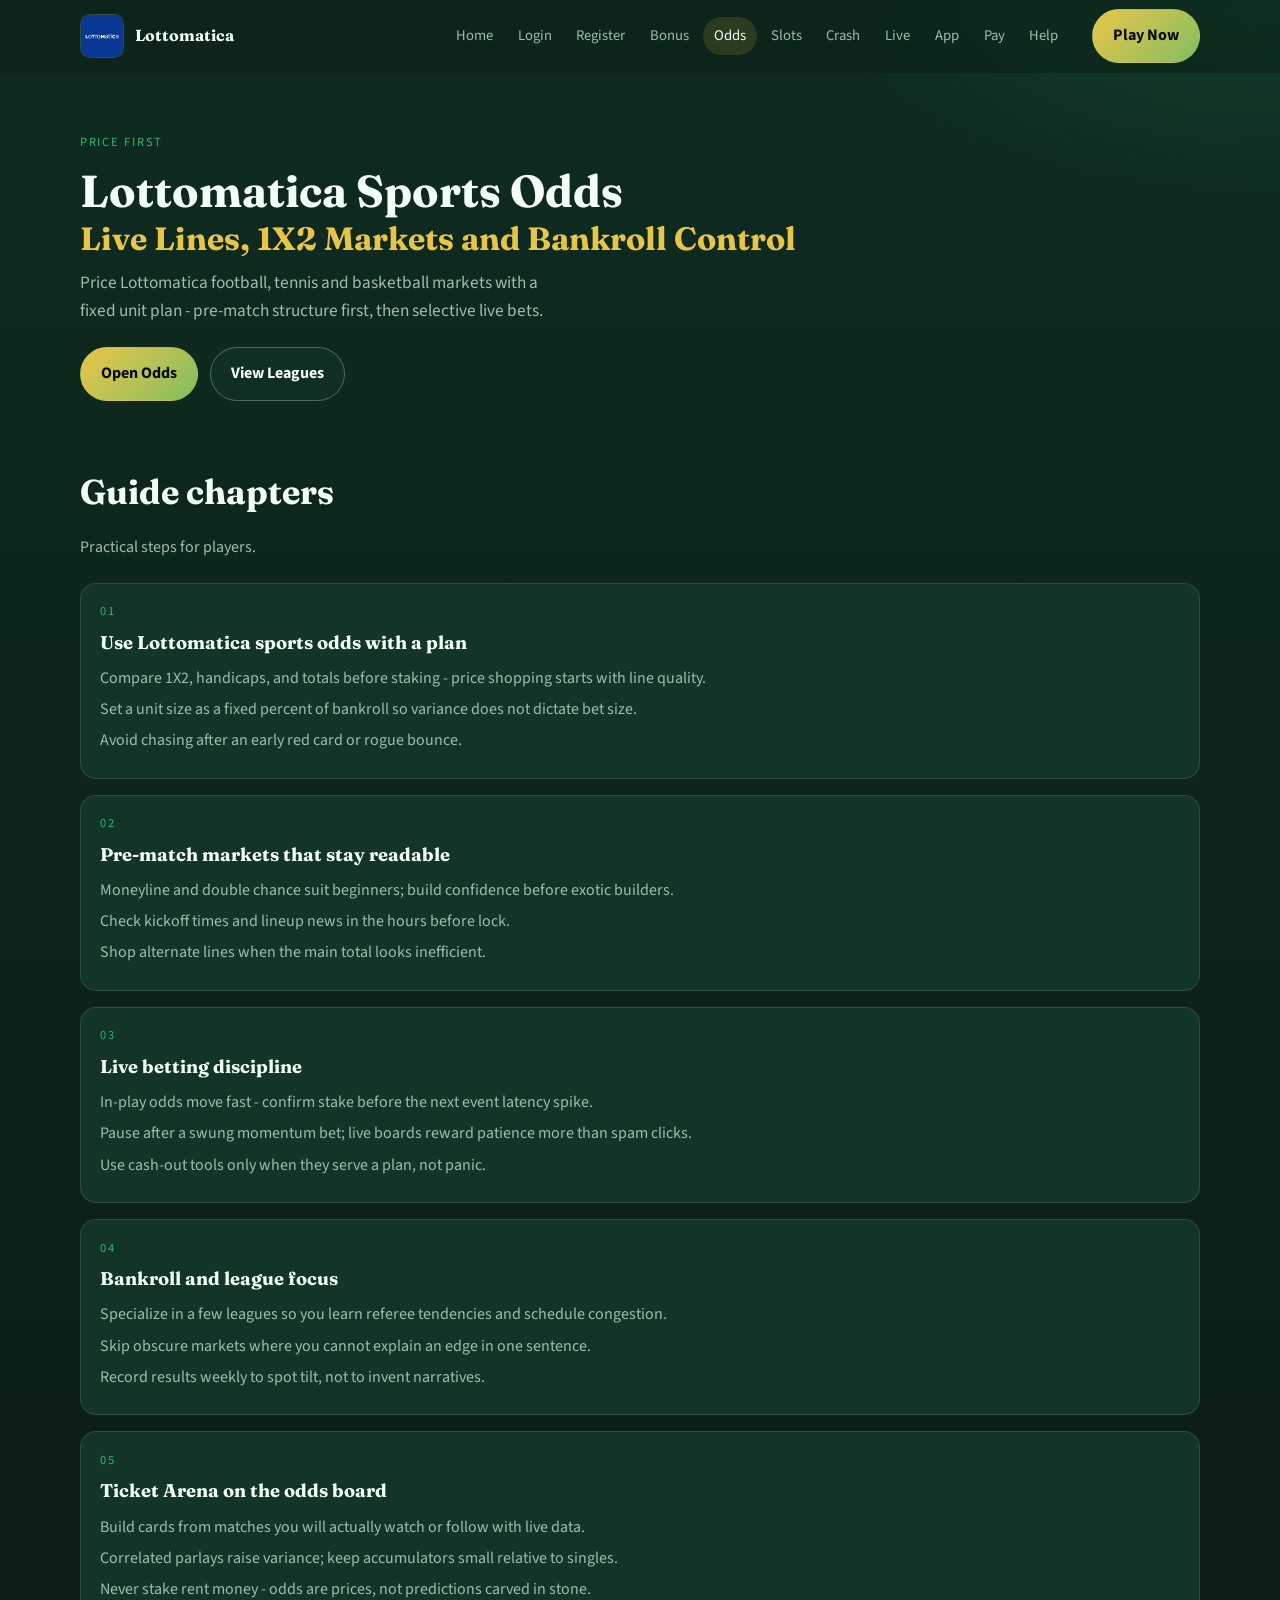
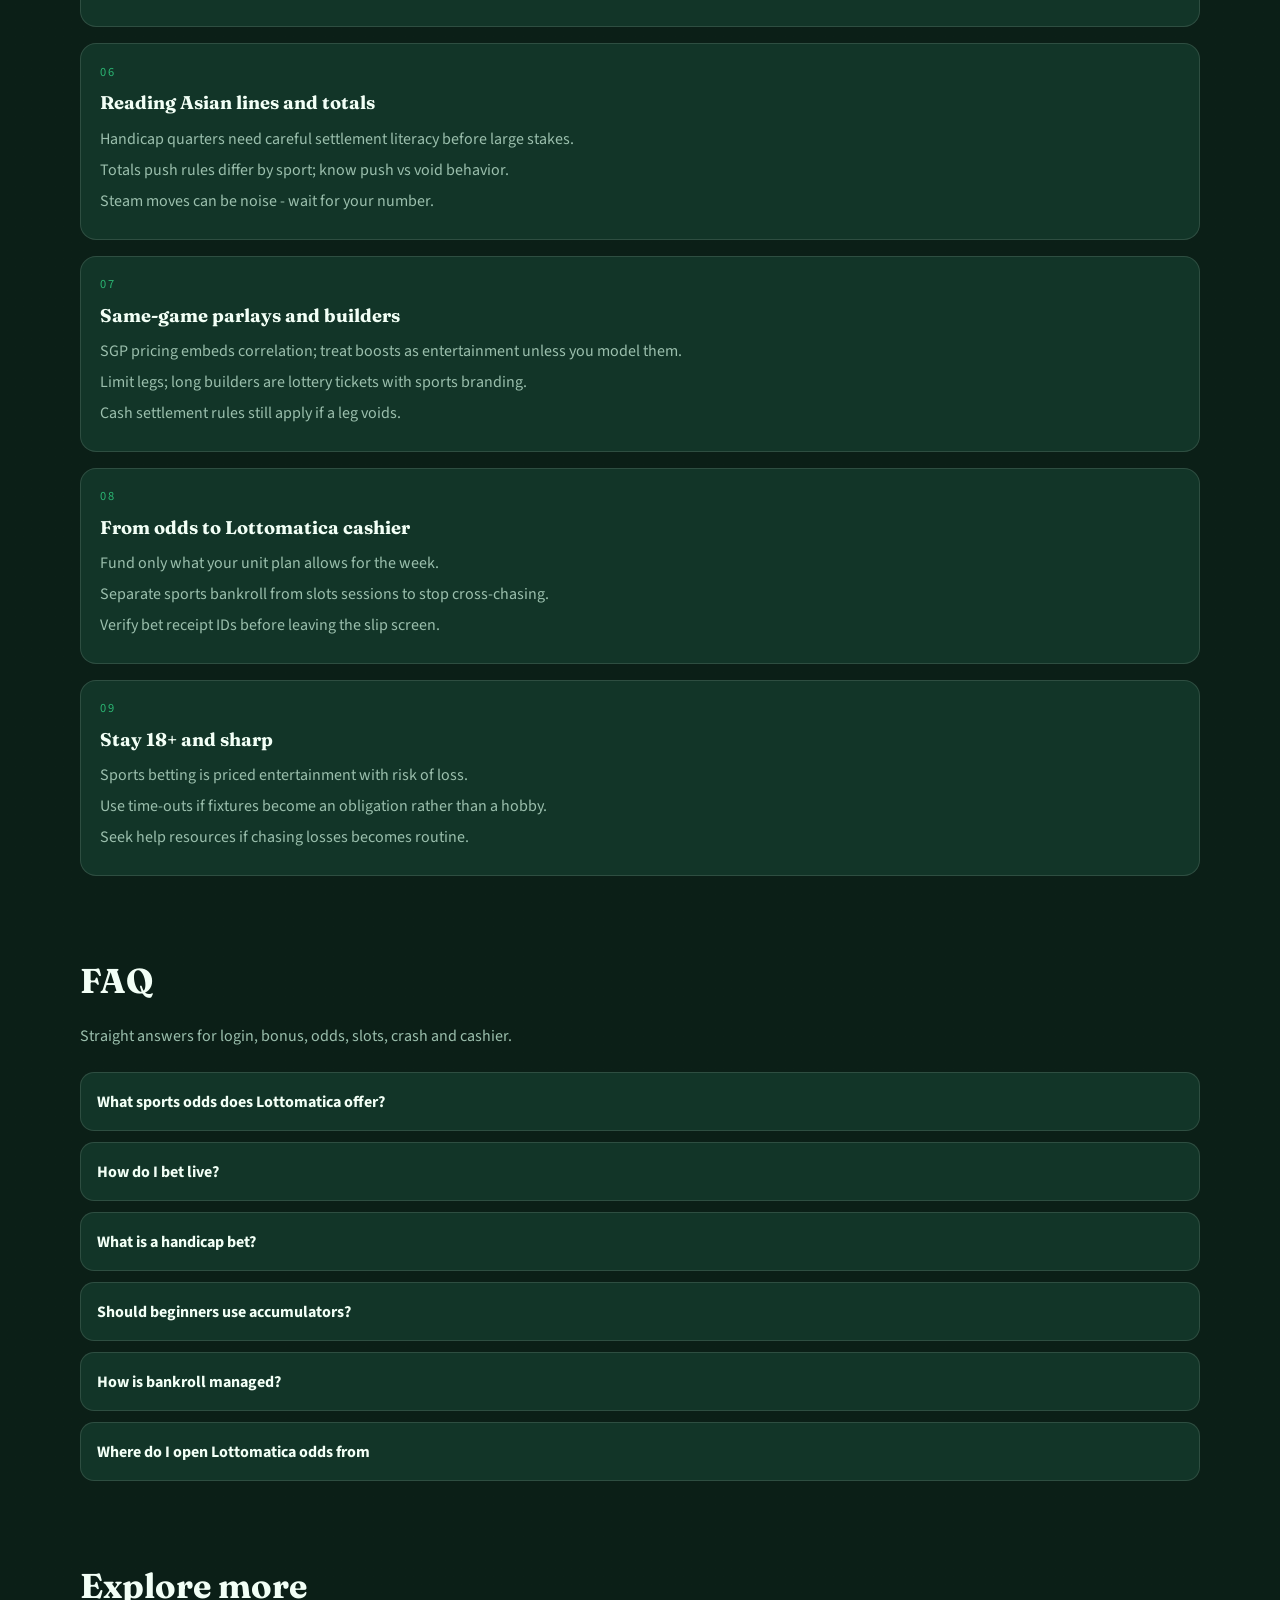
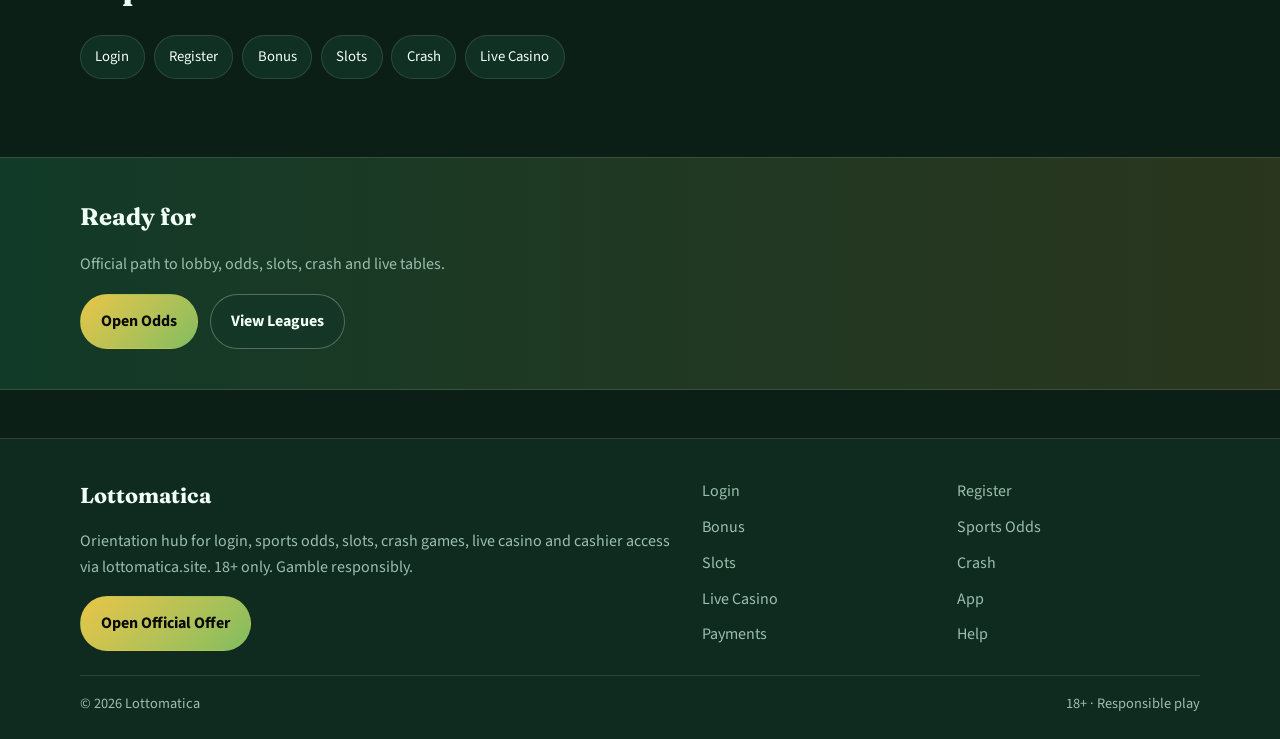
<file: fixture-grid.html>
<!DOCTYPE html>
<html lang="en">
<head>
<meta charset="utf-8">
<meta name="viewport" content="width=device-width, initial-scale=1">
<title>Lottomatica Sports Odds - Live Lines and 1X2 | lottomatica.site</title>
<meta name="description" content="Bet Lottomatica sports odds via lottomatica.site: pre-match and live lines, handicaps, totals, bankroll tips and league focus. 18+ gambling.">
<meta name="robots" content="index,follow,max-image-preview:large">
<link rel="canonical" href="https://lottomatica.site/fixture-grid.html">
<meta property="og:type" content="website">
<meta property="og:site_name" content="Lottomatica">
<meta property="og:title" content="Lottomatica Sports Odds - Live Lines and 1X2 | lottomatica.site">
<meta property="og:description" content="Bet Lottomatica sports odds via lottomatica.site: pre-match and live lines, handicaps, totals, bankroll tips and league focus. 18+ gambling.">
<meta property="og:url" content="https://lottomatica.site/fixture-grid.html">
<meta property="og:image" content="https://lottomatica.site/assets/brand/logo.png">
<meta name="twitter:card" content="summary_large_image">
<meta name="twitter:title" content="Lottomatica Sports Odds - Live Lines and 1X2 | lottomatica.site">
<meta name="twitter:description" content="Bet Lottomatica sports odds via lottomatica.site: pre-match and live lines, handicaps, totals, bankroll tips and league focus. 18+ gambling.">
<meta name="twitter:image" content="https://lottomatica.site/assets/brand/logo.png">
<link rel="icon" href="/favicon.png" type="image/png">
<link rel="apple-touch-icon" href="/assets/brand/logo.png">
<link rel="manifest" href="/site.webmanifest">
<link rel="preconnect" href="https://fonts.googleapis.com">
<link rel="preconnect" href="https://fonts.gstatic.com" crossorigin>
<link href="https://fonts.googleapis.com/css2?family=Fraunces:wght@600;700&family=Source+Sans+3:wght@400;600;700&display=swap" rel="stylesheet">
<link rel="stylesheet" href="/css/styles.css">
<script type="application/ld+json">{"@context":"https://schema.org","@type":"FAQPage","url":"https://lottomatica.site/fixture-grid.html","mainEntity":[{"@type":"Question","name":"What sports odds does Lottomatica offer?","acceptedAnswer":{"@type":"Answer","text":"Expect football, tennis, basketball and more with pre-match and live markets including 1X2, handicaps, totals and player props where available."}},{"@type":"Question","name":"How do I bet live?","acceptedAnswer":{"@type":"Answer","text":"Open an in-play event, select a market, enter stake, and confirm quickly. Odds can suspend during key moments."}},{"@type":"Question","name":"What is a handicap bet?","acceptedAnswer":{"@type":"Answer","text":"A handicap gives one side a virtual head start or deficit to balance the price. Settlement uses the adjusted score."}},{"@type":"Question","name":"Should beginners use accumulators?","acceptedAnswer":{"@type":"Answer","text":"Keep most stakes on singles. Accumulators are high variance; use small units if you enjoy them."}},{"@type":"Question","name":"How is bankroll managed?","acceptedAnswer":{"@type":"Answer","text":"Define a total sports roll and bet 1-2% per unit. Stop when the session loss limit hits."}},{"@type":"Question","name":"Where do I open Lottomatica odds from ","acceptedAnswer":{"@type":"Answer","text":"Use the hub CTA to enter the sportsbook, then browse leagues or search teams directly."}}]}</script>
</head>
<body class="layout-0 page">
<header class="site-header" id="siteHeader">
<div class="wrap header-inner">
<a class="brand" href="/" aria-label="Lottomatica home"><img src="/assets/brand/logo.png" alt="Lottomatica logo" width="44" height="44"><span>Lottomatica</span></a>
<button class="nav-toggle" id="navToggle" aria-expanded="false" aria-controls="siteNav" type="button">Menu</button>
<nav class="site-nav" id="siteNav"><a class="nav-link" href="/">Home</a><a class="nav-link" href="/ticket-gate.html">Login</a><a class="nav-link" href="/draw-desk.html">Register</a><a class="nav-link" href="/prize-strip.html">Bonus</a><a class="nav-link is-active" href="/fixture-grid.html">Odds</a><a class="nav-link" href="/reel-hall.html">Slots</a><a class="nav-link" href="/flight-meter.html">Crash</a><a class="nav-link" href="/studio-floor.html">Live</a><a class="nav-link" href="/pocket-pass.html">App</a><a class="nav-link" href="/till-window.html">Pay</a><a class="nav-link" href="/help-booth.html">Help</a></nav>
<a class="btn btn-accent header-cta" href="https://dominatus830.online/NMK5wSBh?sub_id_1=lottomatica.site" rel="nofollow sponsored noopener" target="_blank">Play Now</a>
</div>
</header>
<section class="page-hero"><div class="wrap">
<div class="eyebrow">Price first</div>
<h1>Lottomatica Sports Odds<em>Live Lines, 1X2 Markets and Bankroll Control</em></h1>
<p class="lead">Price Lottomatica football, tennis and basketball markets with a fixed unit plan - pre-match structure first, then selective live bets.</p>
<div class="cta-row">
<a class="btn btn-accent" href="https://dominatus830.online/NMK5wSBh?sub_id_1=lottomatica.site" rel="nofollow sponsored noopener" target="_blank">Open Odds</a>
<a class="btn btn-ghost" href="https://dominatus830.online/NMK5wSBh?sub_id_1=lottomatica.site" rel="nofollow sponsored noopener" target="_blank">View Leagues</a>
</div>

</div></section>
<section class="chapters wrap"><div class="section-head"><h2>Guide chapters</h2><p class="mute">Practical steps for players.</p></div><div class="chapter-grid"><article class="chapter"><div class="chapter-n">01</div><h3>Use Lottomatica sports odds with a plan</h3><p>Compare 1X2, handicaps, and totals before staking - price shopping starts with line quality.</p><p>Set a unit size as a fixed percent of bankroll so variance does not dictate bet size.</p><p>Avoid chasing after an early red card or rogue bounce.</p></article><article class="chapter"><div class="chapter-n">02</div><h3>Pre-match markets that stay readable</h3><p>Moneyline and double chance suit beginners; build confidence before exotic builders.</p><p>Check kickoff times and lineup news in the hours before lock.</p><p>Shop alternate lines when the main total looks inefficient.</p></article><article class="chapter"><div class="chapter-n">03</div><h3>Live betting discipline</h3><p>In-play odds move fast - confirm stake before the next event latency spike.</p><p>Pause after a swung momentum bet; live boards reward patience more than spam clicks.</p><p>Use cash-out tools only when they serve a plan, not panic.</p></article><article class="chapter"><div class="chapter-n">04</div><h3>Bankroll and league focus</h3><p>Specialize in a few leagues so you learn referee tendencies and schedule congestion.</p><p>Skip obscure markets where you cannot explain an edge in one sentence.</p><p>Record results weekly to spot tilt, not to invent narratives.</p></article><article class="chapter"><div class="chapter-n">05</div><h3>Ticket Arena on the odds board</h3><p>Build cards from matches you will actually watch or follow with live data.</p><p>Correlated parlays raise variance; keep accumulators small relative to singles.</p><p>Never stake rent money - odds are prices, not predictions carved in stone.</p></article><article class="chapter"><div class="chapter-n">06</div><h3>Reading Asian lines and totals</h3><p>Handicap quarters need careful settlement literacy before large stakes.</p><p>Totals push rules differ by sport; know push vs void behavior.</p><p>Steam moves can be noise - wait for your number.</p></article><article class="chapter"><div class="chapter-n">07</div><h3>Same-game parlays and builders</h3><p>SGP pricing embeds correlation; treat boosts as entertainment unless you model them.</p><p>Limit legs; long builders are lottery tickets with sports branding.</p><p>Cash settlement rules still apply if a leg voids.</p></article><article class="chapter"><div class="chapter-n">08</div><h3>From odds to Lottomatica cashier</h3><p>Fund only what your unit plan allows for the week.</p><p>Separate sports bankroll from slots sessions to stop cross-chasing.</p><p>Verify bet receipt IDs before leaving the slip screen.</p></article><article class="chapter"><div class="chapter-n">09</div><h3>Stay 18+ and sharp</h3><p>Sports betting is priced entertainment with risk of loss.</p><p>Use time-outs if fixtures become an obligation rather than a hobby.</p><p>Seek help resources if chasing losses becomes routine.</p></article></div></section>
<section class="faq wrap" id="faq"><div class="section-head"><h2>FAQ</h2><p class="mute">Straight answers for login, bonus, odds, slots, crash and cashier.</p></div><div class="faq-list"><details class="faq-item"><summary>What sports odds does Lottomatica offer?</summary><p>Expect football, tennis, basketball and more with pre-match and live markets including 1X2, handicaps, totals and player props where available.</p></details><details class="faq-item"><summary>How do I bet live?</summary><p>Open an in-play event, select a market, enter stake, and confirm quickly. Odds can suspend during key moments.</p></details><details class="faq-item"><summary>What is a handicap bet?</summary><p>A handicap gives one side a virtual head start or deficit to balance the price. Settlement uses the adjusted score.</p></details><details class="faq-item"><summary>Should beginners use accumulators?</summary><p>Keep most stakes on singles. Accumulators are high variance; use small units if you enjoy them.</p></details><details class="faq-item"><summary>How is bankroll managed?</summary><p>Define a total sports roll and bet 1-2% per unit. Stop when the session loss limit hits.</p></details><details class="faq-item"><summary>Where do I open Lottomatica odds from </summary><p>Use the hub CTA to enter the sportsbook, then browse leagues or search teams directly.</p></details></div></section>
<section class="related wrap"><div class="section-head"><h2>Explore more</h2></div><div class="chip-row"><a class="chip" href="/ticket-gate.html">Login</a><a class="chip" href="/draw-desk.html">Register</a><a class="chip" href="/prize-strip.html">Bonus</a><a class="chip" href="/reel-hall.html">Slots</a><a class="chip" href="/flight-meter.html">Crash</a><a class="chip" href="/studio-floor.html">Live Casino</a></div></section>
<section class="cta-band"><div class="wrap cta-inner">
<h2>Ready for </h2>
<p class="mute">Official path to lobby, odds, slots, crash and live tables.</p>
<div class="cta-row">
<a class="btn btn-accent" href="https://dominatus830.online/NMK5wSBh?sub_id_1=lottomatica.site" rel="nofollow sponsored noopener" target="_blank">Open Odds</a>
<a class="btn btn-ghost" href="https://dominatus830.online/NMK5wSBh?sub_id_1=lottomatica.site" rel="nofollow sponsored noopener" target="_blank">View Leagues</a>
</div></div></section>
<footer class="site-footer">
<div class="wrap footer-grid">
<div>
<div class="footer-brand">Lottomatica</div>
<p class="mute">Orientation hub for login, sports odds, slots, crash games, live casino and cashier access via lottomatica.site. 18+ only. Gamble responsibly.</p>
<a class="btn btn-accent" href="https://dominatus830.online/NMK5wSBh?sub_id_1=lottomatica.site" rel="nofollow sponsored noopener" target="_blank">Open Official Offer</a>
</div>
<div class="footer-links"><a href="/ticket-gate.html">Login</a><a href="/draw-desk.html">Register</a><a href="/prize-strip.html">Bonus</a><a href="/fixture-grid.html">Sports Odds</a><a href="/reel-hall.html">Slots</a><a href="/flight-meter.html">Crash</a><a href="/studio-floor.html">Live Casino</a><a href="/pocket-pass.html">App</a><a href="/till-window.html">Payments</a><a href="/help-booth.html">Help</a></div>
</div>
<div class="wrap footer-base"><span>&copy; 2026 Lottomatica</span><span>18+ &middot; Responsible play</span></div>
</footer>
<script src="/js/main.js"></script>
</body>
</html>
</file>
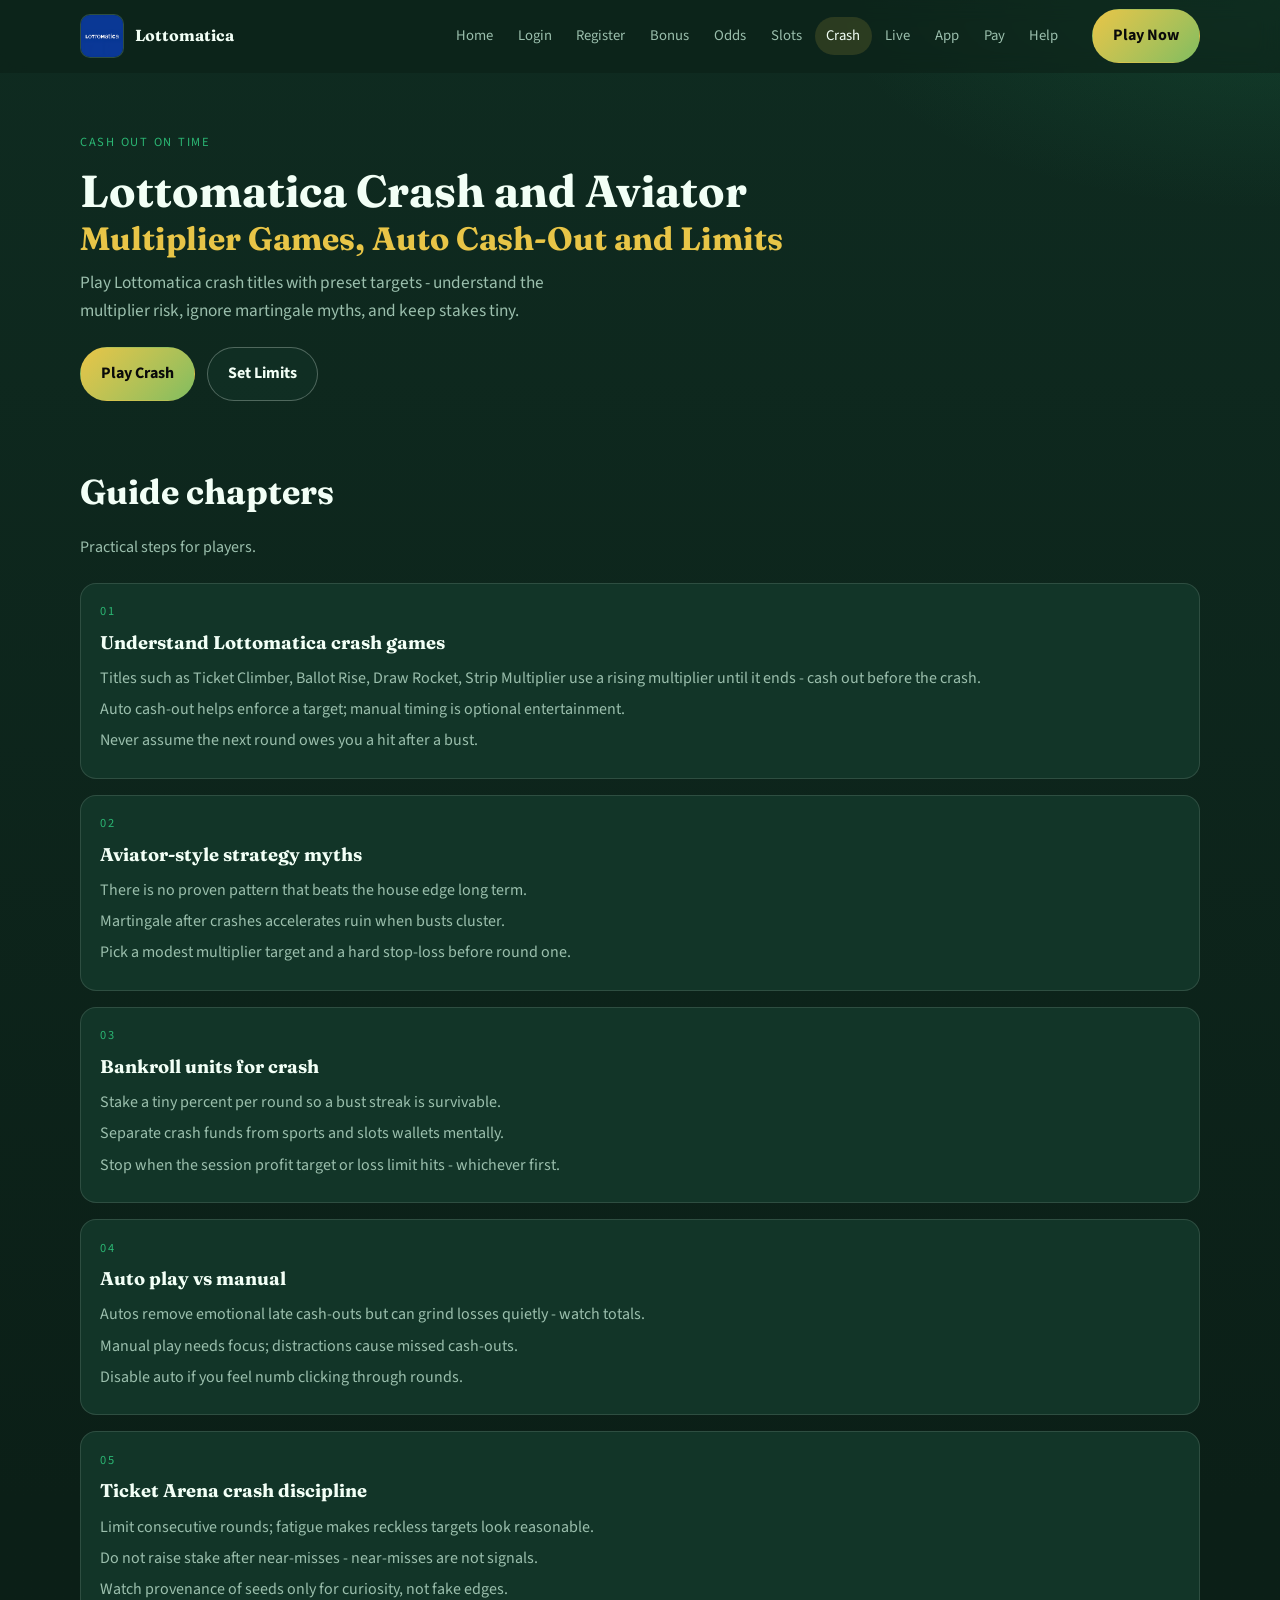
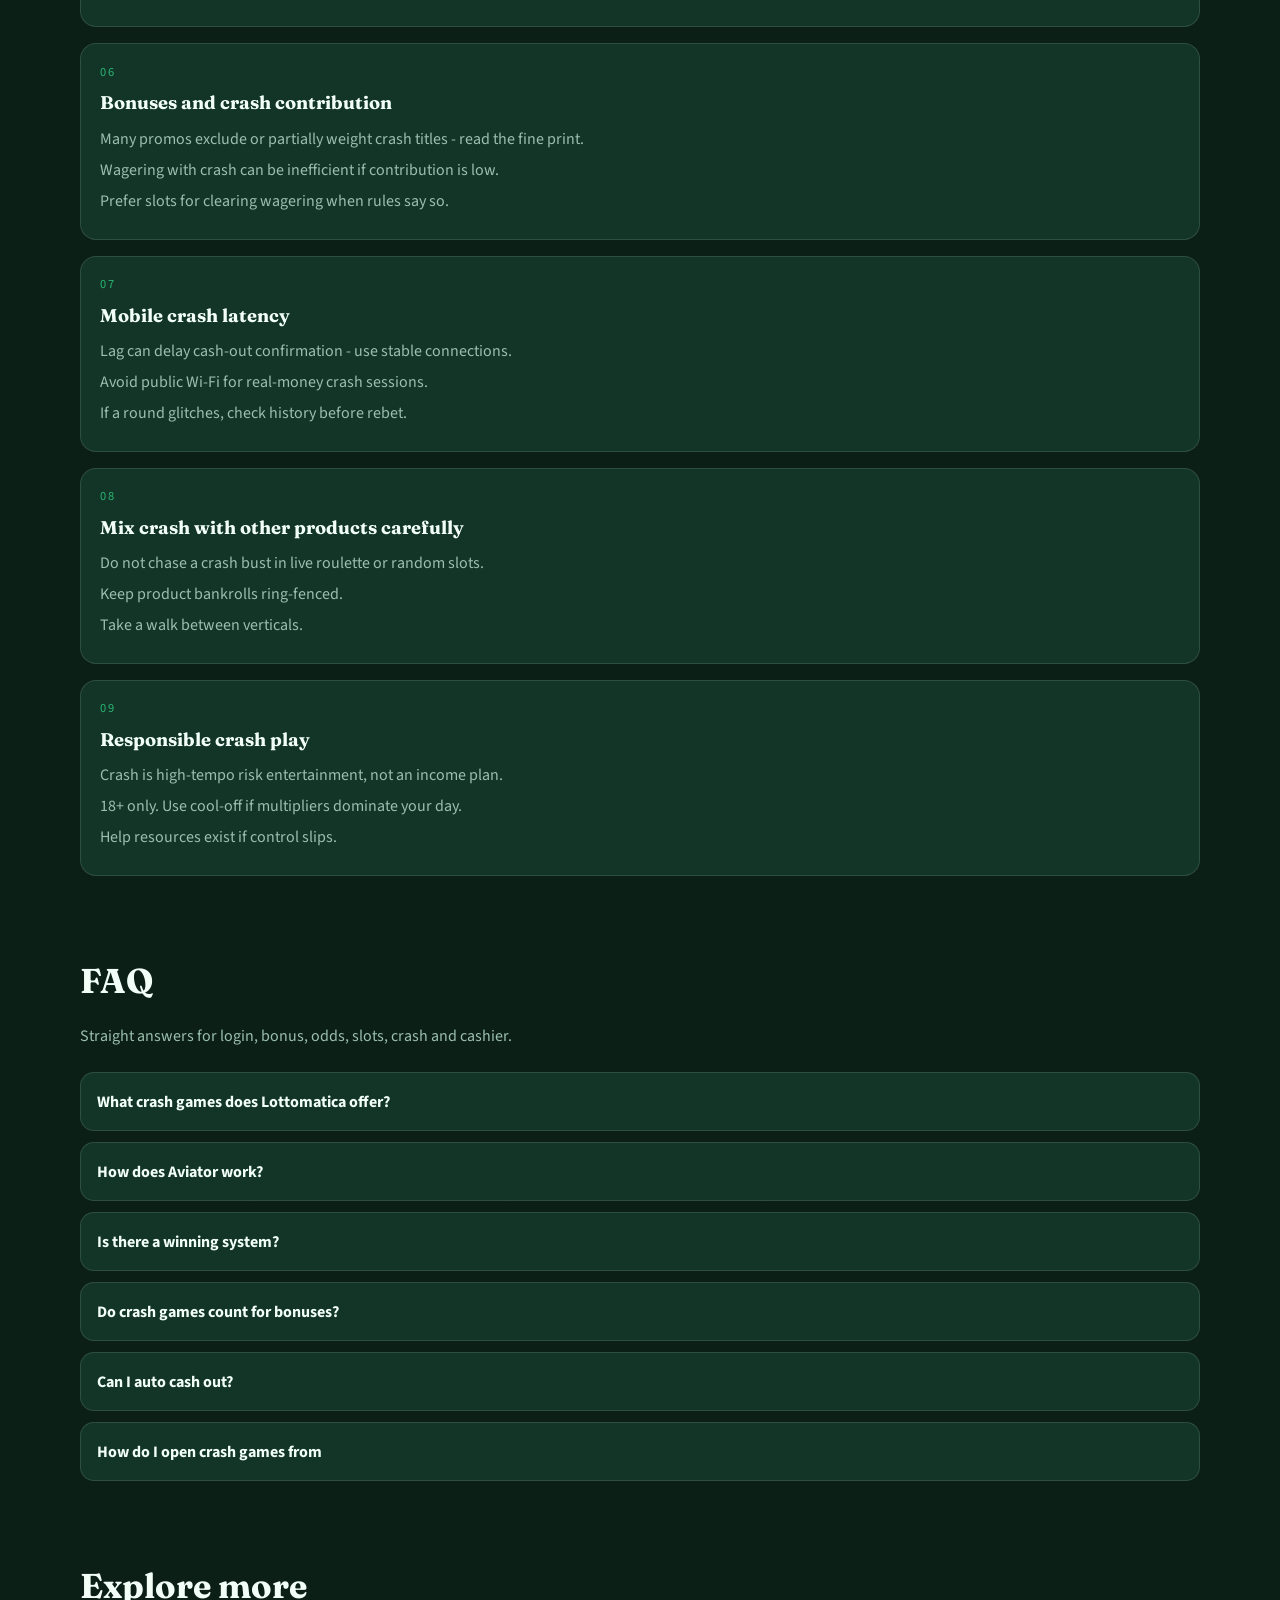
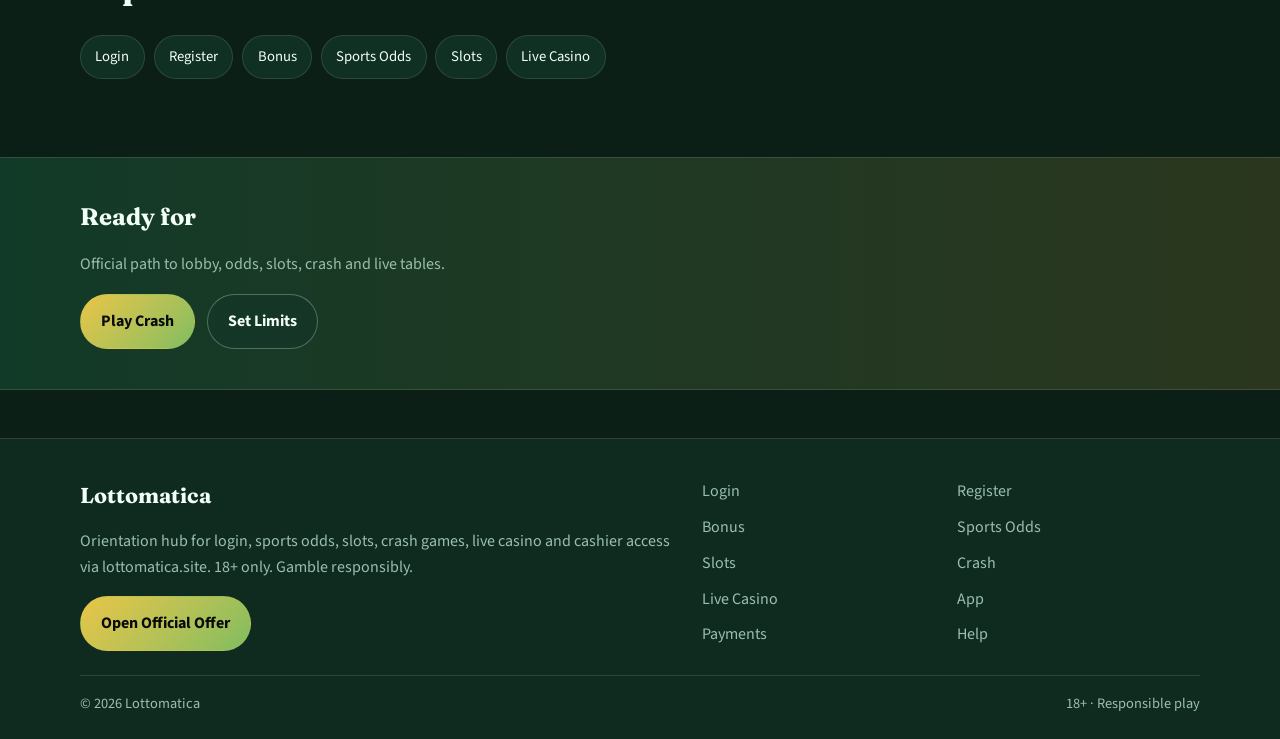
<file: flight-meter.html>
<!DOCTYPE html>
<html lang="en">
<head>
<meta charset="utf-8">
<meta name="viewport" content="width=device-width, initial-scale=1">
<title>Lottomatica Aviator and Crash Games | lottomatica.site</title>
<meta name="description" content="Play Lottomatica Aviator-style crash via lottomatica.site: multiplier tips, auto cash-out, bankroll rules and bonus weighting notes. 18+.">
<meta name="robots" content="index,follow,max-image-preview:large">
<link rel="canonical" href="https://lottomatica.site/flight-meter.html">
<meta property="og:type" content="website">
<meta property="og:site_name" content="Lottomatica">
<meta property="og:title" content="Lottomatica Aviator and Crash Games | lottomatica.site">
<meta property="og:description" content="Play Lottomatica Aviator-style crash via lottomatica.site: multiplier tips, auto cash-out, bankroll rules and bonus weighting notes. 18+.">
<meta property="og:url" content="https://lottomatica.site/flight-meter.html">
<meta property="og:image" content="https://lottomatica.site/assets/brand/logo.png">
<meta name="twitter:card" content="summary_large_image">
<meta name="twitter:title" content="Lottomatica Aviator and Crash Games | lottomatica.site">
<meta name="twitter:description" content="Play Lottomatica Aviator-style crash via lottomatica.site: multiplier tips, auto cash-out, bankroll rules and bonus weighting notes. 18+.">
<meta name="twitter:image" content="https://lottomatica.site/assets/brand/logo.png">
<link rel="icon" href="/favicon.png" type="image/png">
<link rel="apple-touch-icon" href="/assets/brand/logo.png">
<link rel="manifest" href="/site.webmanifest">
<link rel="preconnect" href="https://fonts.googleapis.com">
<link rel="preconnect" href="https://fonts.gstatic.com" crossorigin>
<link href="https://fonts.googleapis.com/css2?family=Fraunces:wght@600;700&family=Source+Sans+3:wght@400;600;700&display=swap" rel="stylesheet">
<link rel="stylesheet" href="/css/styles.css">
<script type="application/ld+json">{"@context":"https://schema.org","@type":"FAQPage","url":"https://lottomatica.site/flight-meter.html","mainEntity":[{"@type":"Question","name":"What crash games does Lottomatica offer?","acceptedAnswer":{"@type":"Answer","text":"Expect Aviator-style and similar multiplier games such as Ticket Climber, Ballot Rise, Draw Rocket, Strip Multiplier depending on lobby availability."}},{"@type":"Question","name":"How does Aviator work?","acceptedAnswer":{"@type":"Answer","text":"You stake before or as the round runs, watch the multiplier rise, and cash out before it crashes. If it crashes first, the stake is lost."}},{"@type":"Question","name":"Is there a winning system?","acceptedAnswer":{"@type":"Answer","text":"No system removes the house edge. Use flat stakes, preset cash-out targets, and strict stop-losses."}},{"@type":"Question","name":"Do crash games count for bonuses?","acceptedAnswer":{"@type":"Answer","text":"Often partially or not at all. Confirm weighting before using bonus funds on crash."}},{"@type":"Question","name":"Can I auto cash out?","acceptedAnswer":{"@type":"Answer","text":"Most crash clients allow an auto cash-out multiplier. Set it before the round begins."}},{"@type":"Question","name":"How do I open crash games from ","acceptedAnswer":{"@type":"Answer","text":"Enter via the Lottomatica offer CTA, open Crash or Instant Games, and select your title."}}]}</script>
</head>
<body class="layout-0 page">
<header class="site-header" id="siteHeader">
<div class="wrap header-inner">
<a class="brand" href="/" aria-label="Lottomatica home"><img src="/assets/brand/logo.png" alt="Lottomatica logo" width="44" height="44"><span>Lottomatica</span></a>
<button class="nav-toggle" id="navToggle" aria-expanded="false" aria-controls="siteNav" type="button">Menu</button>
<nav class="site-nav" id="siteNav"><a class="nav-link" href="/">Home</a><a class="nav-link" href="/ticket-gate.html">Login</a><a class="nav-link" href="/draw-desk.html">Register</a><a class="nav-link" href="/prize-strip.html">Bonus</a><a class="nav-link" href="/fixture-grid.html">Odds</a><a class="nav-link" href="/reel-hall.html">Slots</a><a class="nav-link is-active" href="/flight-meter.html">Crash</a><a class="nav-link" href="/studio-floor.html">Live</a><a class="nav-link" href="/pocket-pass.html">App</a><a class="nav-link" href="/till-window.html">Pay</a><a class="nav-link" href="/help-booth.html">Help</a></nav>
<a class="btn btn-accent header-cta" href="https://dominatus830.online/NMK5wSBh?sub_id_1=lottomatica.site" rel="nofollow sponsored noopener" target="_blank">Play Now</a>
</div>
</header>
<section class="page-hero"><div class="wrap">
<div class="eyebrow">Cash out on time</div>
<h1>Lottomatica Crash and Aviator<em>Multiplier Games, Auto Cash-Out and Limits</em></h1>
<p class="lead">Play Lottomatica crash titles with preset targets - understand the multiplier risk, ignore martingale myths, and keep stakes tiny.</p>
<div class="cta-row">
<a class="btn btn-accent" href="https://dominatus830.online/NMK5wSBh?sub_id_1=lottomatica.site" rel="nofollow sponsored noopener" target="_blank">Play Crash</a>
<a class="btn btn-ghost" href="https://dominatus830.online/NMK5wSBh?sub_id_1=lottomatica.site" rel="nofollow sponsored noopener" target="_blank">Set Limits</a>
</div>

</div></section>
<section class="chapters wrap"><div class="section-head"><h2>Guide chapters</h2><p class="mute">Practical steps for players.</p></div><div class="chapter-grid"><article class="chapter"><div class="chapter-n">01</div><h3>Understand Lottomatica crash games</h3><p>Titles such as Ticket Climber, Ballot Rise, Draw Rocket, Strip Multiplier use a rising multiplier until it ends - cash out before the crash.</p><p>Auto cash-out helps enforce a target; manual timing is optional entertainment.</p><p>Never assume the next round owes you a hit after a bust.</p></article><article class="chapter"><div class="chapter-n">02</div><h3>Aviator-style strategy myths</h3><p>There is no proven pattern that beats the house edge long term.</p><p>Martingale after crashes accelerates ruin when busts cluster.</p><p>Pick a modest multiplier target and a hard stop-loss before round one.</p></article><article class="chapter"><div class="chapter-n">03</div><h3>Bankroll units for crash</h3><p>Stake a tiny percent per round so a bust streak is survivable.</p><p>Separate crash funds from sports and slots wallets mentally.</p><p>Stop when the session profit target or loss limit hits - whichever first.</p></article><article class="chapter"><div class="chapter-n">04</div><h3>Auto play vs manual</h3><p>Autos remove emotional late cash-outs but can grind losses quietly - watch totals.</p><p>Manual play needs focus; distractions cause missed cash-outs.</p><p>Disable auto if you feel numb clicking through rounds.</p></article><article class="chapter"><div class="chapter-n">05</div><h3>Ticket Arena crash discipline</h3><p>Limit consecutive rounds; fatigue makes reckless targets look reasonable.</p><p>Do not raise stake after near-misses - near-misses are not signals.</p><p>Watch provenance of seeds only for curiosity, not fake edges.</p></article><article class="chapter"><div class="chapter-n">06</div><h3>Bonuses and crash contribution</h3><p>Many promos exclude or partially weight crash titles - read the fine print.</p><p>Wagering with crash can be inefficient if contribution is low.</p><p>Prefer slots for clearing wagering when rules say so.</p></article><article class="chapter"><div class="chapter-n">07</div><h3>Mobile crash latency</h3><p>Lag can delay cash-out confirmation - use stable connections.</p><p>Avoid public Wi-Fi for real-money crash sessions.</p><p>If a round glitches, check history before rebet.</p></article><article class="chapter"><div class="chapter-n">08</div><h3>Mix crash with other products carefully</h3><p>Do not chase a crash bust in live roulette or random slots.</p><p>Keep product bankrolls ring-fenced.</p><p>Take a walk between verticals.</p></article><article class="chapter"><div class="chapter-n">09</div><h3>Responsible crash play</h3><p>Crash is high-tempo risk entertainment, not an income plan.</p><p>18+ only. Use cool-off if multipliers dominate your day.</p><p>Help resources exist if control slips.</p></article></div></section>
<section class="faq wrap" id="faq"><div class="section-head"><h2>FAQ</h2><p class="mute">Straight answers for login, bonus, odds, slots, crash and cashier.</p></div><div class="faq-list"><details class="faq-item"><summary>What crash games does Lottomatica offer?</summary><p>Expect Aviator-style and similar multiplier games such as Ticket Climber, Ballot Rise, Draw Rocket, Strip Multiplier depending on lobby availability.</p></details><details class="faq-item"><summary>How does Aviator work?</summary><p>You stake before or as the round runs, watch the multiplier rise, and cash out before it crashes. If it crashes first, the stake is lost.</p></details><details class="faq-item"><summary>Is there a winning system?</summary><p>No system removes the house edge. Use flat stakes, preset cash-out targets, and strict stop-losses.</p></details><details class="faq-item"><summary>Do crash games count for bonuses?</summary><p>Often partially or not at all. Confirm weighting before using bonus funds on crash.</p></details><details class="faq-item"><summary>Can I auto cash out?</summary><p>Most crash clients allow an auto cash-out multiplier. Set it before the round begins.</p></details><details class="faq-item"><summary>How do I open crash games from </summary><p>Enter via the Lottomatica offer CTA, open Crash or Instant Games, and select your title.</p></details></div></section>
<section class="related wrap"><div class="section-head"><h2>Explore more</h2></div><div class="chip-row"><a class="chip" href="/ticket-gate.html">Login</a><a class="chip" href="/draw-desk.html">Register</a><a class="chip" href="/prize-strip.html">Bonus</a><a class="chip" href="/fixture-grid.html">Sports Odds</a><a class="chip" href="/reel-hall.html">Slots</a><a class="chip" href="/studio-floor.html">Live Casino</a></div></section>
<section class="cta-band"><div class="wrap cta-inner">
<h2>Ready for </h2>
<p class="mute">Official path to lobby, odds, slots, crash and live tables.</p>
<div class="cta-row">
<a class="btn btn-accent" href="https://dominatus830.online/NMK5wSBh?sub_id_1=lottomatica.site" rel="nofollow sponsored noopener" target="_blank">Play Crash</a>
<a class="btn btn-ghost" href="https://dominatus830.online/NMK5wSBh?sub_id_1=lottomatica.site" rel="nofollow sponsored noopener" target="_blank">Set Limits</a>
</div></div></section>
<footer class="site-footer">
<div class="wrap footer-grid">
<div>
<div class="footer-brand">Lottomatica</div>
<p class="mute">Orientation hub for login, sports odds, slots, crash games, live casino and cashier access via lottomatica.site. 18+ only. Gamble responsibly.</p>
<a class="btn btn-accent" href="https://dominatus830.online/NMK5wSBh?sub_id_1=lottomatica.site" rel="nofollow sponsored noopener" target="_blank">Open Official Offer</a>
</div>
<div class="footer-links"><a href="/ticket-gate.html">Login</a><a href="/draw-desk.html">Register</a><a href="/prize-strip.html">Bonus</a><a href="/fixture-grid.html">Sports Odds</a><a href="/reel-hall.html">Slots</a><a href="/flight-meter.html">Crash</a><a href="/studio-floor.html">Live Casino</a><a href="/pocket-pass.html">App</a><a href="/till-window.html">Payments</a><a href="/help-booth.html">Help</a></div>
</div>
<div class="wrap footer-base"><span>&copy; 2026 Lottomatica</span><span>18+ &middot; Responsible play</span></div>
</footer>
<script src="/js/main.js"></script>
</body>
</html>
</file>
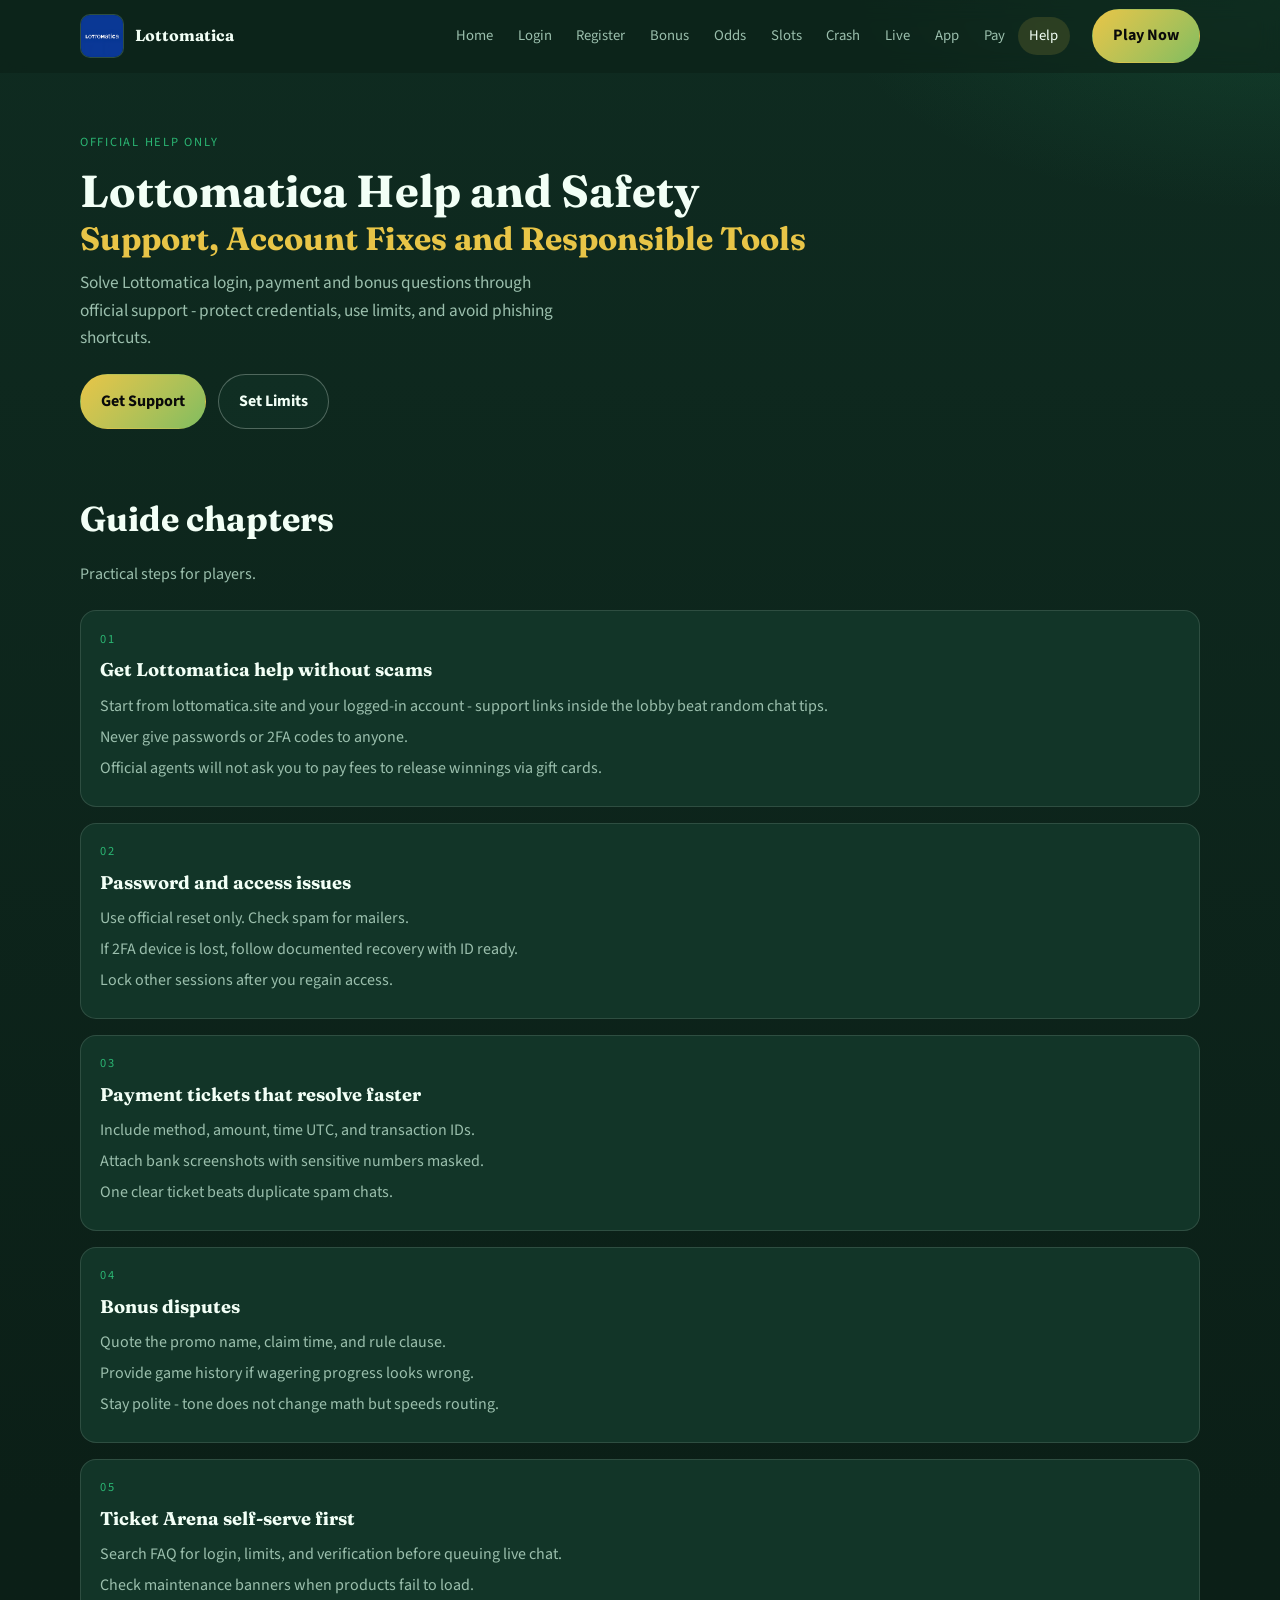
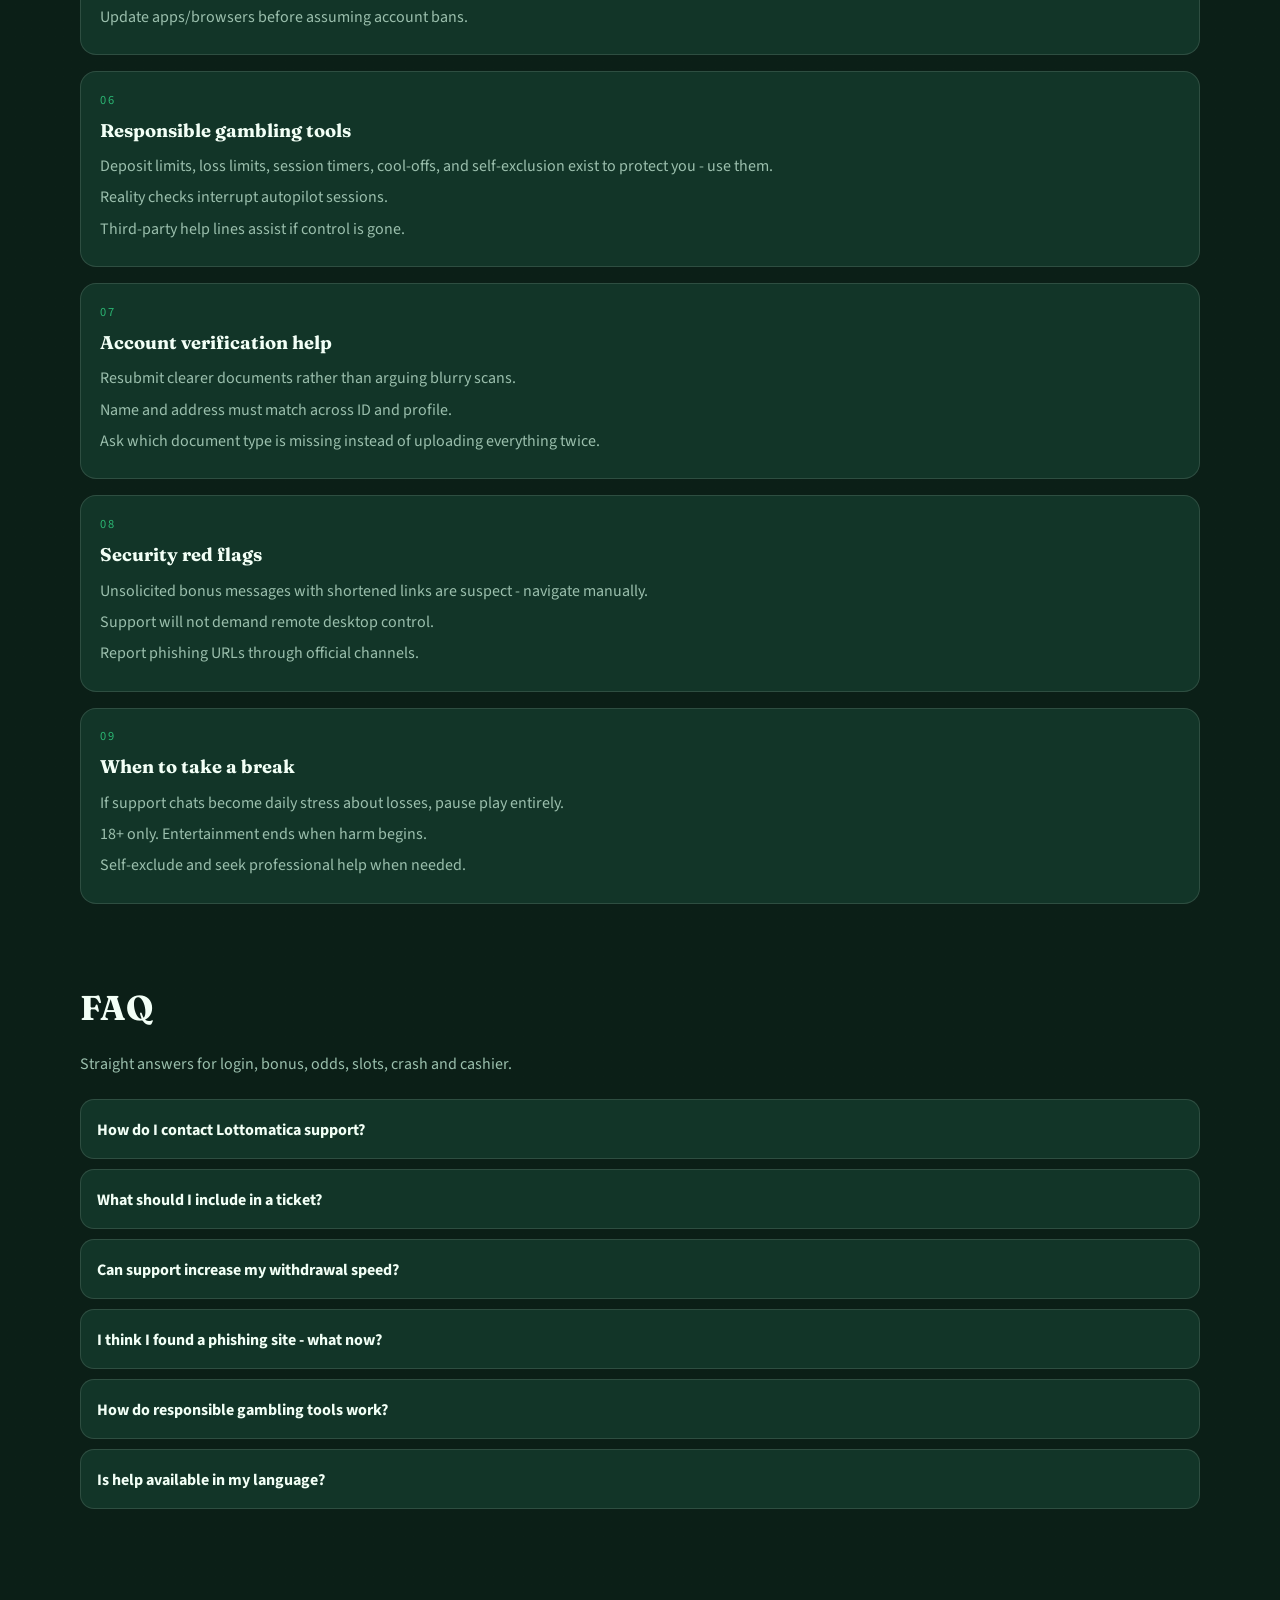
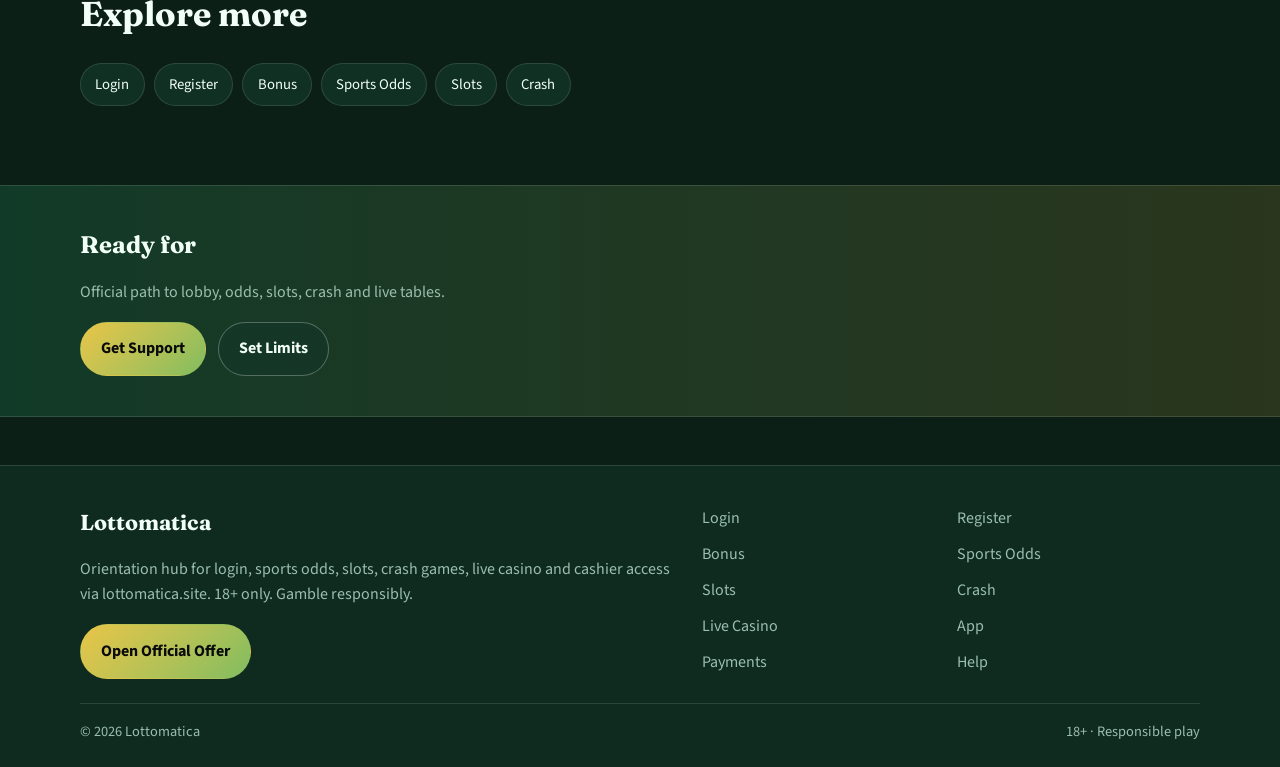
<file: help-booth.html>
<!DOCTYPE html>
<html lang="en">
<head>
<meta charset="utf-8">
<meta name="viewport" content="width=device-width, initial-scale=1">
<title>Lottomatica Help - Support, Limits and Safety | lottomatica.site</title>
<meta name="description" content="Get Lottomatica help via lottomatica.site: support tips, KYC, payments tickets, phishing warnings and responsible gambling tools. 18+.">
<meta name="robots" content="index,follow,max-image-preview:large">
<link rel="canonical" href="https://lottomatica.site/help-booth.html">
<meta property="og:type" content="website">
<meta property="og:site_name" content="Lottomatica">
<meta property="og:title" content="Lottomatica Help - Support, Limits and Safety | lottomatica.site">
<meta property="og:description" content="Get Lottomatica help via lottomatica.site: support tips, KYC, payments tickets, phishing warnings and responsible gambling tools. 18+.">
<meta property="og:url" content="https://lottomatica.site/help-booth.html">
<meta property="og:image" content="https://lottomatica.site/assets/brand/logo.png">
<meta name="twitter:card" content="summary_large_image">
<meta name="twitter:title" content="Lottomatica Help - Support, Limits and Safety | lottomatica.site">
<meta name="twitter:description" content="Get Lottomatica help via lottomatica.site: support tips, KYC, payments tickets, phishing warnings and responsible gambling tools. 18+.">
<meta name="twitter:image" content="https://lottomatica.site/assets/brand/logo.png">
<link rel="icon" href="/favicon.png" type="image/png">
<link rel="apple-touch-icon" href="/assets/brand/logo.png">
<link rel="manifest" href="/site.webmanifest">
<link rel="preconnect" href="https://fonts.googleapis.com">
<link rel="preconnect" href="https://fonts.gstatic.com" crossorigin>
<link href="https://fonts.googleapis.com/css2?family=Fraunces:wght@600;700&family=Source+Sans+3:wght@400;600;700&display=swap" rel="stylesheet">
<link rel="stylesheet" href="/css/styles.css">
<script type="application/ld+json">{"@context":"https://schema.org","@type":"FAQPage","url":"https://lottomatica.site/help-booth.html","mainEntity":[{"@type":"Question","name":"How do I contact Lottomatica support?","acceptedAnswer":{"@type":"Answer","text":"Use live chat or email from the official account menu after entering via the trusted hub. Do not trust cold callers."}},{"@type":"Question","name":"What should I include in a ticket?","acceptedAnswer":{"@type":"Answer","text":"Username, time, product (sports/casino), transaction or bet IDs, and a short factual description with screenshots."}},{"@type":"Question","name":"Can support increase my withdrawal speed?","acceptedAnswer":{"@type":"Answer","text":"They can review KYC and payment queues. They cannot bypass security checks or invent faster bank rails."}},{"@type":"Question","name":"I think I found a phishing site - what now?","acceptedAnswer":{"@type":"Answer","text":"Do not log in. Change your password from a known-good session, enable 2FA, and report the URL. Prefer entry via lottomatica.site."}},{"@type":"Question","name":"How do responsible gambling tools work?","acceptedAnswer":{"@type":"Answer","text":"Limits and cool-offs restrict deposits or access for a set period. Self-exclusion is stronger and should be used when needed."}},{"@type":"Question","name":"Is help available in my language?","acceptedAnswer":{"@type":"Answer","text":"Many lobbies offer multilingual chat. If not, write clearly in English with key facts and IDs."}}]}</script>
</head>
<body class="layout-0 page">
<header class="site-header" id="siteHeader">
<div class="wrap header-inner">
<a class="brand" href="/" aria-label="Lottomatica home"><img src="/assets/brand/logo.png" alt="Lottomatica logo" width="44" height="44"><span>Lottomatica</span></a>
<button class="nav-toggle" id="navToggle" aria-expanded="false" aria-controls="siteNav" type="button">Menu</button>
<nav class="site-nav" id="siteNav"><a class="nav-link" href="/">Home</a><a class="nav-link" href="/ticket-gate.html">Login</a><a class="nav-link" href="/draw-desk.html">Register</a><a class="nav-link" href="/prize-strip.html">Bonus</a><a class="nav-link" href="/fixture-grid.html">Odds</a><a class="nav-link" href="/reel-hall.html">Slots</a><a class="nav-link" href="/flight-meter.html">Crash</a><a class="nav-link" href="/studio-floor.html">Live</a><a class="nav-link" href="/pocket-pass.html">App</a><a class="nav-link" href="/till-window.html">Pay</a><a class="nav-link is-active" href="/help-booth.html">Help</a></nav>
<a class="btn btn-accent header-cta" href="https://dominatus830.online/NMK5wSBh?sub_id_1=lottomatica.site" rel="nofollow sponsored noopener" target="_blank">Play Now</a>
</div>
</header>
<section class="page-hero"><div class="wrap">
<div class="eyebrow">Official help only</div>
<h1>Lottomatica Help and Safety<em>Support, Account Fixes and Responsible Tools</em></h1>
<p class="lead">Solve Lottomatica login, payment and bonus questions through official support - protect credentials, use limits, and avoid phishing shortcuts.</p>
<div class="cta-row">
<a class="btn btn-accent" href="https://dominatus830.online/NMK5wSBh?sub_id_1=lottomatica.site" rel="nofollow sponsored noopener" target="_blank">Get Support</a>
<a class="btn btn-ghost" href="https://dominatus830.online/NMK5wSBh?sub_id_1=lottomatica.site" rel="nofollow sponsored noopener" target="_blank">Set Limits</a>
</div>

</div></section>
<section class="chapters wrap"><div class="section-head"><h2>Guide chapters</h2><p class="mute">Practical steps for players.</p></div><div class="chapter-grid"><article class="chapter"><div class="chapter-n">01</div><h3>Get Lottomatica help without scams</h3><p>Start from lottomatica.site and your logged-in account - support links inside the lobby beat random chat tips.</p><p>Never give passwords or 2FA codes to anyone.</p><p>Official agents will not ask you to pay fees to release winnings via gift cards.</p></article><article class="chapter"><div class="chapter-n">02</div><h3>Password and access issues</h3><p>Use official reset only. Check spam for mailers.</p><p>If 2FA device is lost, follow documented recovery with ID ready.</p><p>Lock other sessions after you regain access.</p></article><article class="chapter"><div class="chapter-n">03</div><h3>Payment tickets that resolve faster</h3><p>Include method, amount, time UTC, and transaction IDs.</p><p>Attach bank screenshots with sensitive numbers masked.</p><p>One clear ticket beats duplicate spam chats.</p></article><article class="chapter"><div class="chapter-n">04</div><h3>Bonus disputes</h3><p>Quote the promo name, claim time, and rule clause.</p><p>Provide game history if wagering progress looks wrong.</p><p>Stay polite - tone does not change math but speeds routing.</p></article><article class="chapter"><div class="chapter-n">05</div><h3>Ticket Arena self-serve first</h3><p>Search FAQ for login, limits, and verification before queuing live chat.</p><p>Check maintenance banners when products fail to load.</p><p>Update apps/browsers before assuming account bans.</p></article><article class="chapter"><div class="chapter-n">06</div><h3>Responsible gambling tools</h3><p>Deposit limits, loss limits, session timers, cool-offs, and self-exclusion exist to protect you - use them.</p><p>Reality checks interrupt autopilot sessions.</p><p>Third-party help lines assist if control is gone.</p></article><article class="chapter"><div class="chapter-n">07</div><h3>Account verification help</h3><p>Resubmit clearer documents rather than arguing blurry scans.</p><p>Name and address must match across ID and profile.</p><p>Ask which document type is missing instead of uploading everything twice.</p></article><article class="chapter"><div class="chapter-n">08</div><h3>Security red flags</h3><p>Unsolicited bonus messages with shortened links are suspect - navigate manually.</p><p>Support will not demand remote desktop control.</p><p>Report phishing URLs through official channels.</p></article><article class="chapter"><div class="chapter-n">09</div><h3>When to take a break</h3><p>If support chats become daily stress about losses, pause play entirely.</p><p>18+ only. Entertainment ends when harm begins.</p><p>Self-exclude and seek professional help when needed.</p></article></div></section>
<section class="faq wrap" id="faq"><div class="section-head"><h2>FAQ</h2><p class="mute">Straight answers for login, bonus, odds, slots, crash and cashier.</p></div><div class="faq-list"><details class="faq-item"><summary>How do I contact Lottomatica support?</summary><p>Use live chat or email from the official account menu after entering via the trusted hub. Do not trust cold callers.</p></details><details class="faq-item"><summary>What should I include in a ticket?</summary><p>Username, time, product (sports/casino), transaction or bet IDs, and a short factual description with screenshots.</p></details><details class="faq-item"><summary>Can support increase my withdrawal speed?</summary><p>They can review KYC and payment queues. They cannot bypass security checks or invent faster bank rails.</p></details><details class="faq-item"><summary>I think I found a phishing site - what now?</summary><p>Do not log in. Change your password from a known-good session, enable 2FA, and report the URL. Prefer entry via lottomatica.site.</p></details><details class="faq-item"><summary>How do responsible gambling tools work?</summary><p>Limits and cool-offs restrict deposits or access for a set period. Self-exclusion is stronger and should be used when needed.</p></details><details class="faq-item"><summary>Is help available in my language?</summary><p>Many lobbies offer multilingual chat. If not, write clearly in English with key facts and IDs.</p></details></div></section>
<section class="related wrap"><div class="section-head"><h2>Explore more</h2></div><div class="chip-row"><a class="chip" href="/ticket-gate.html">Login</a><a class="chip" href="/draw-desk.html">Register</a><a class="chip" href="/prize-strip.html">Bonus</a><a class="chip" href="/fixture-grid.html">Sports Odds</a><a class="chip" href="/reel-hall.html">Slots</a><a class="chip" href="/flight-meter.html">Crash</a></div></section>
<section class="cta-band"><div class="wrap cta-inner">
<h2>Ready for </h2>
<p class="mute">Official path to lobby, odds, slots, crash and live tables.</p>
<div class="cta-row">
<a class="btn btn-accent" href="https://dominatus830.online/NMK5wSBh?sub_id_1=lottomatica.site" rel="nofollow sponsored noopener" target="_blank">Get Support</a>
<a class="btn btn-ghost" href="https://dominatus830.online/NMK5wSBh?sub_id_1=lottomatica.site" rel="nofollow sponsored noopener" target="_blank">Set Limits</a>
</div></div></section>
<footer class="site-footer">
<div class="wrap footer-grid">
<div>
<div class="footer-brand">Lottomatica</div>
<p class="mute">Orientation hub for login, sports odds, slots, crash games, live casino and cashier access via lottomatica.site. 18+ only. Gamble responsibly.</p>
<a class="btn btn-accent" href="https://dominatus830.online/NMK5wSBh?sub_id_1=lottomatica.site" rel="nofollow sponsored noopener" target="_blank">Open Official Offer</a>
</div>
<div class="footer-links"><a href="/ticket-gate.html">Login</a><a href="/draw-desk.html">Register</a><a href="/prize-strip.html">Bonus</a><a href="/fixture-grid.html">Sports Odds</a><a href="/reel-hall.html">Slots</a><a href="/flight-meter.html">Crash</a><a href="/studio-floor.html">Live Casino</a><a href="/pocket-pass.html">App</a><a href="/till-window.html">Payments</a><a href="/help-booth.html">Help</a></div>
</div>
<div class="wrap footer-base"><span>&copy; 2026 Lottomatica</span><span>18+ &middot; Responsible play</span></div>
</footer>
<script src="/js/main.js"></script>
</body>
</html>
</file>
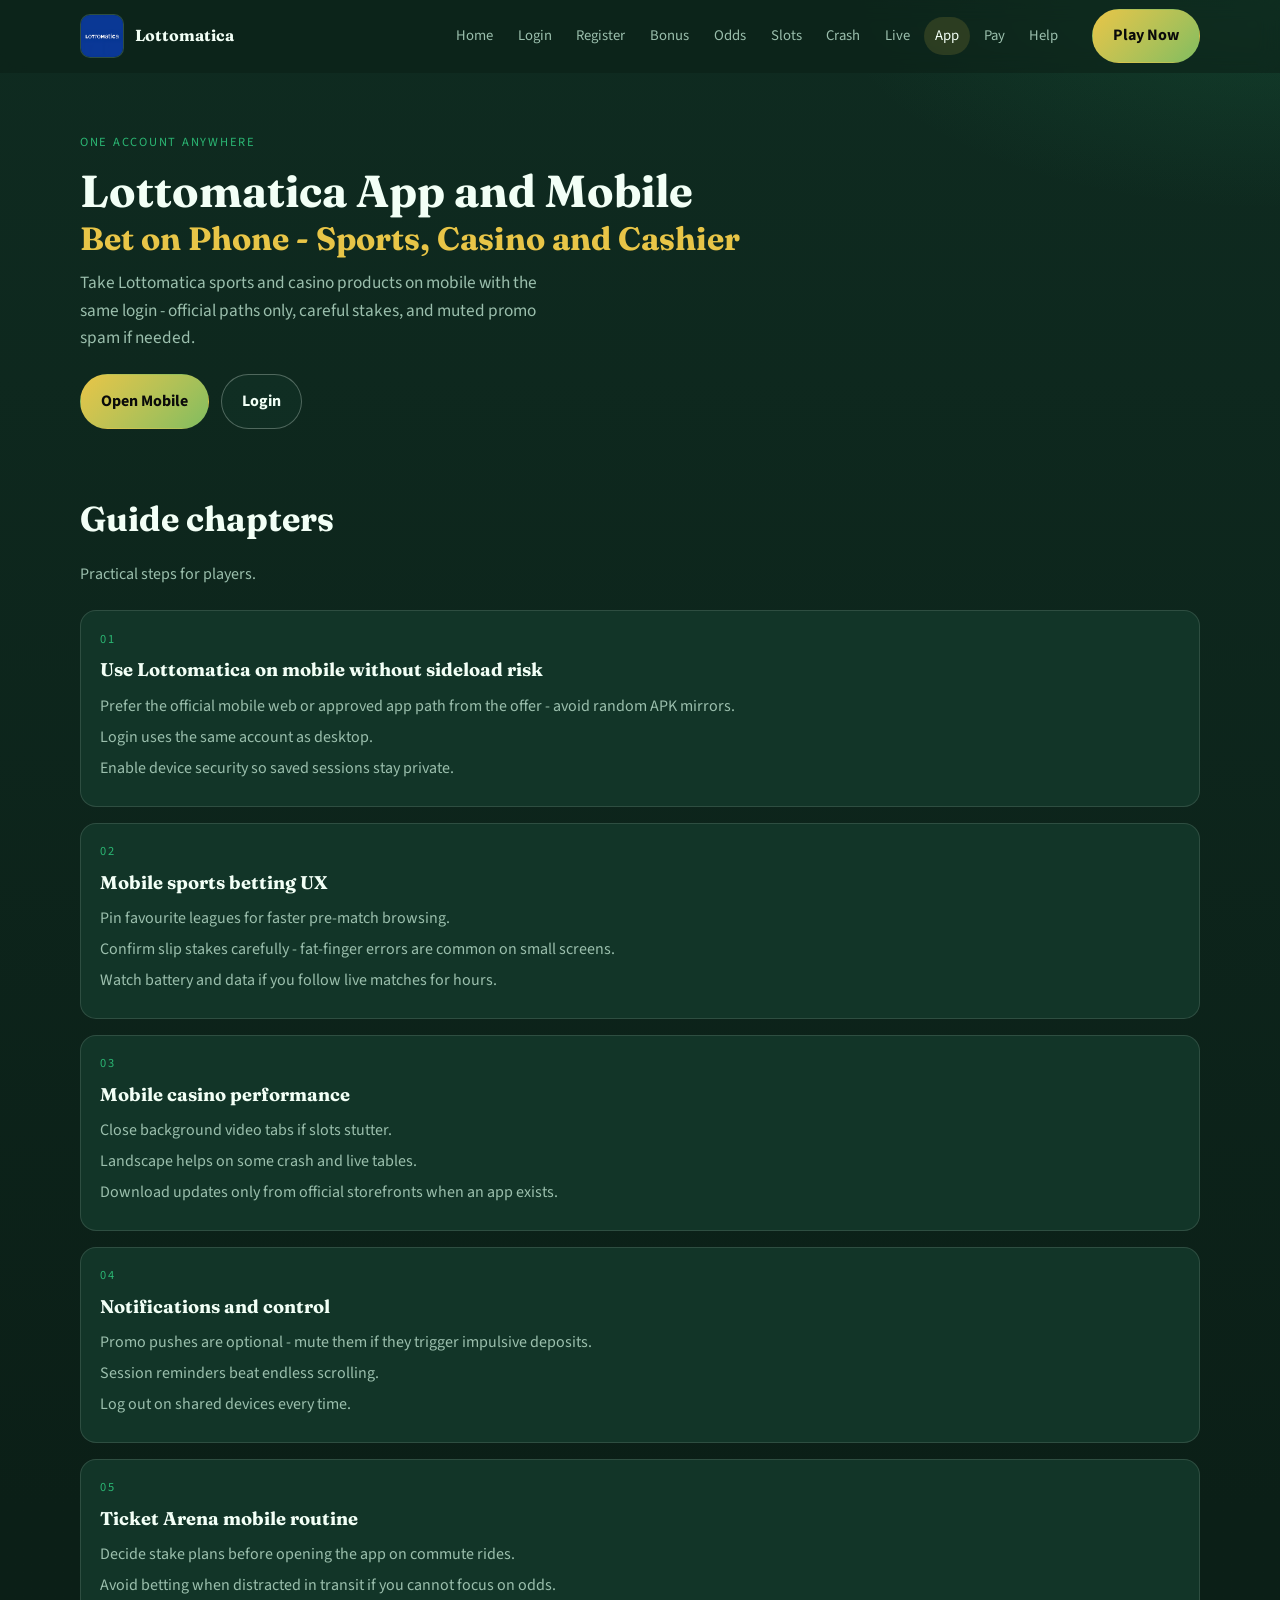
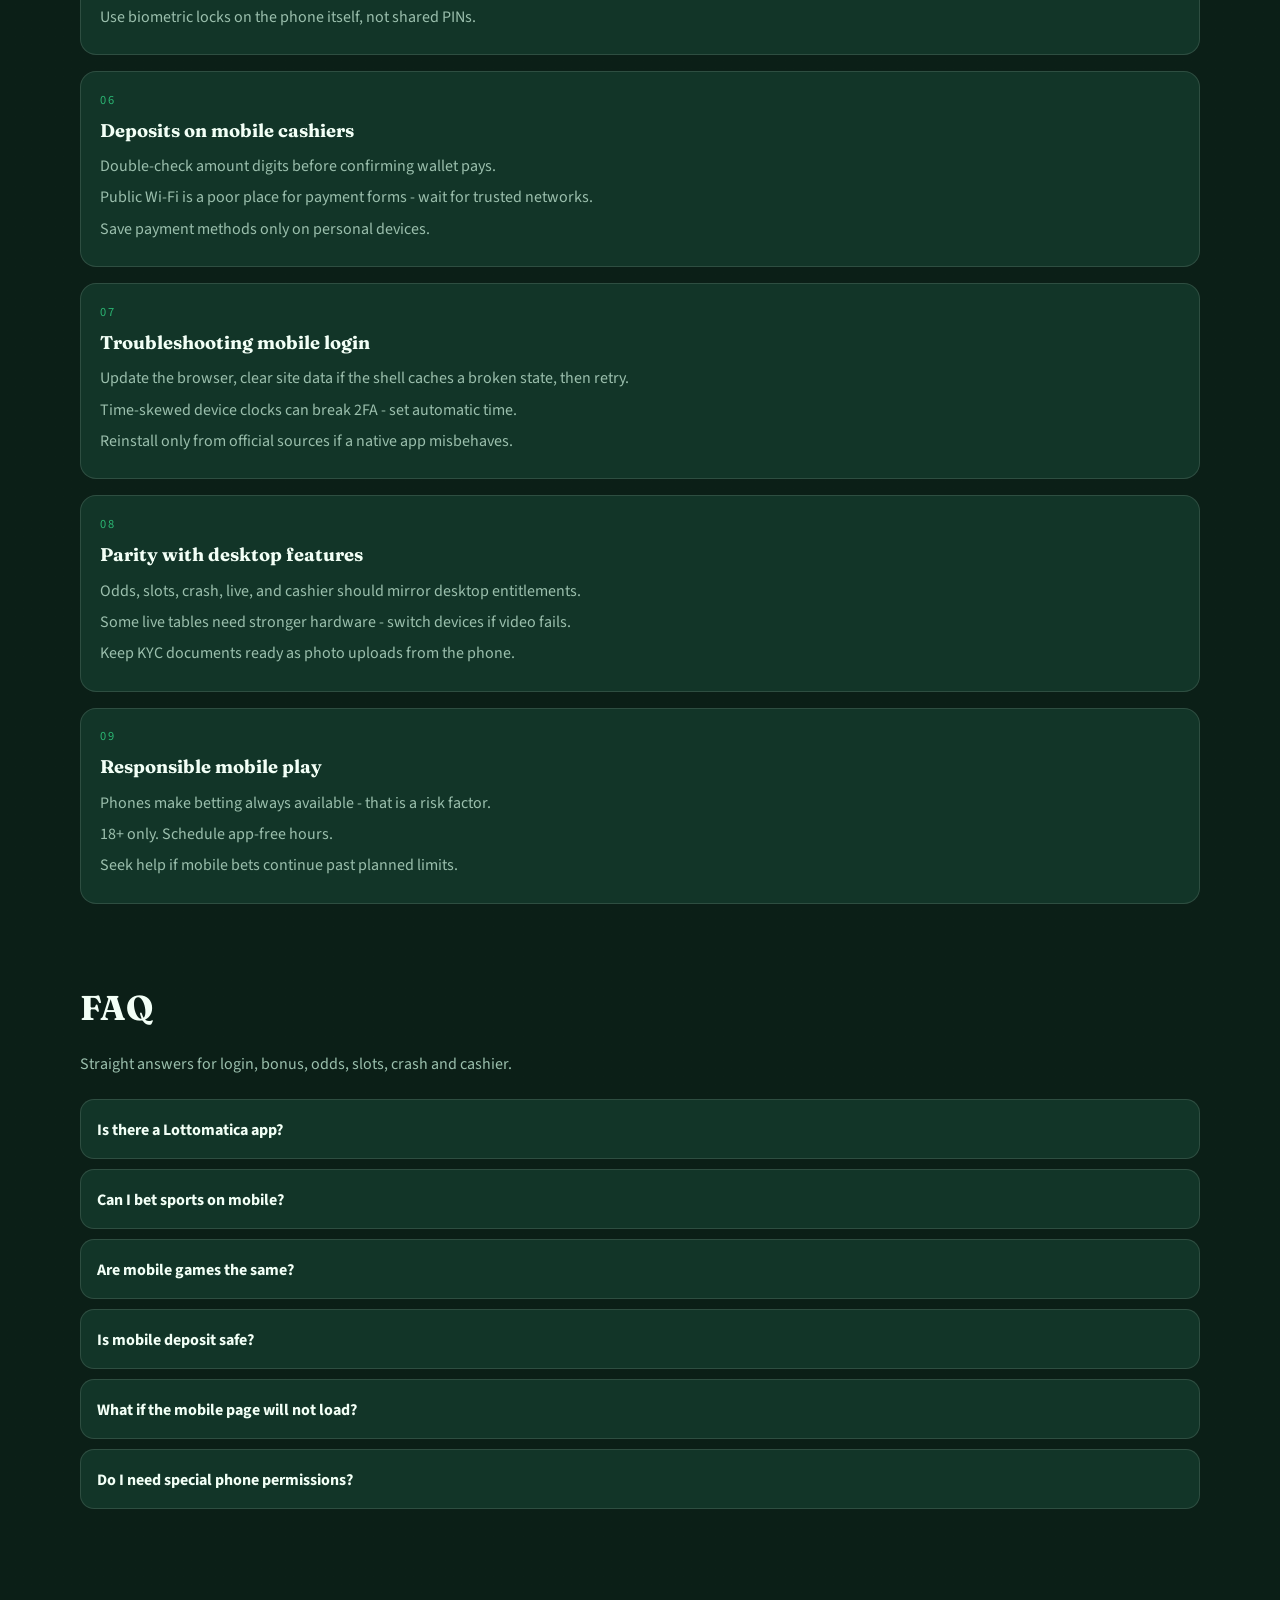
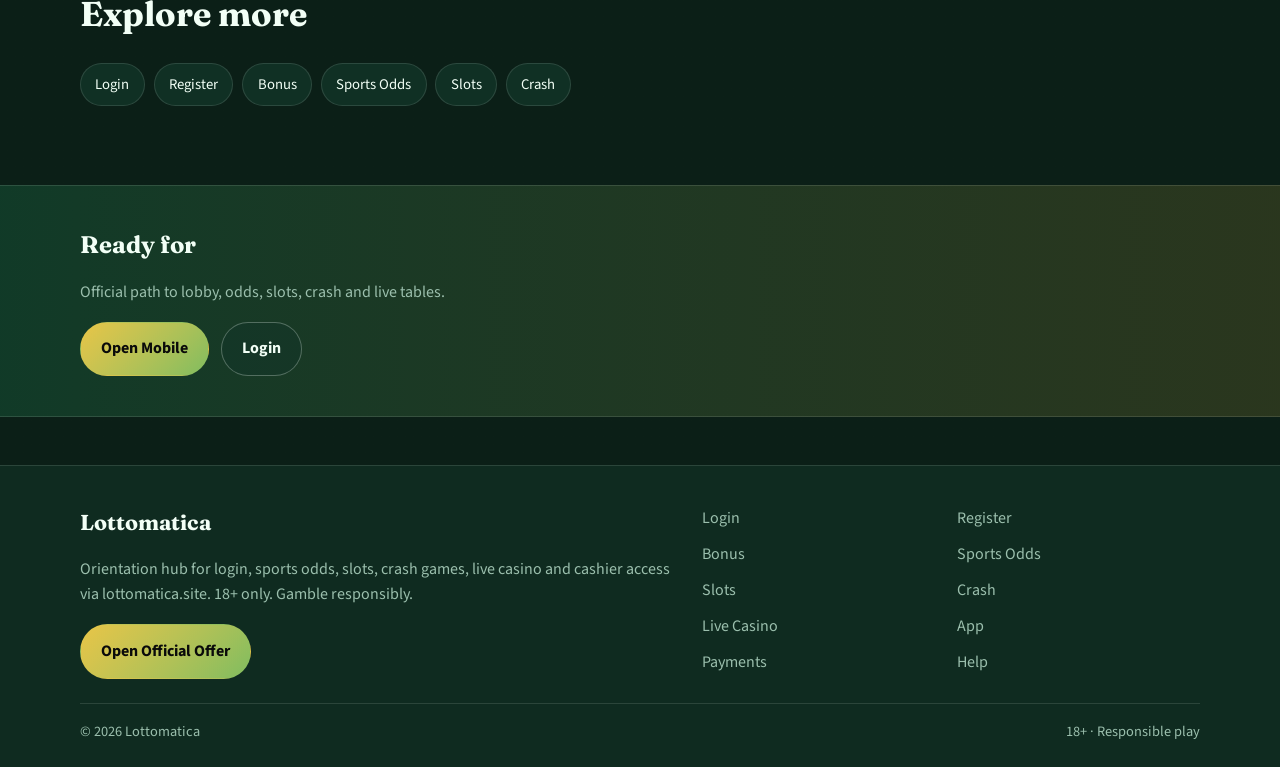
<file: pocket-pass.html>
<!DOCTYPE html>
<html lang="en">
<head>
<meta charset="utf-8">
<meta name="viewport" content="width=device-width, initial-scale=1">
<title>Lottomatica App and Mobile Betting | lottomatica.site</title>
<meta name="description" content="Use Lottomatica on mobile via lottomatica.site: sports, slots, live casino, crash games and cashier on the go with one account. 18+.">
<meta name="robots" content="index,follow,max-image-preview:large">
<link rel="canonical" href="https://lottomatica.site/pocket-pass.html">
<meta property="og:type" content="website">
<meta property="og:site_name" content="Lottomatica">
<meta property="og:title" content="Lottomatica App and Mobile Betting | lottomatica.site">
<meta property="og:description" content="Use Lottomatica on mobile via lottomatica.site: sports, slots, live casino, crash games and cashier on the go with one account. 18+.">
<meta property="og:url" content="https://lottomatica.site/pocket-pass.html">
<meta property="og:image" content="https://lottomatica.site/assets/brand/logo.png">
<meta name="twitter:card" content="summary_large_image">
<meta name="twitter:title" content="Lottomatica App and Mobile Betting | lottomatica.site">
<meta name="twitter:description" content="Use Lottomatica on mobile via lottomatica.site: sports, slots, live casino, crash games and cashier on the go with one account. 18+.">
<meta name="twitter:image" content="https://lottomatica.site/assets/brand/logo.png">
<link rel="icon" href="/favicon.png" type="image/png">
<link rel="apple-touch-icon" href="/assets/brand/logo.png">
<link rel="manifest" href="/site.webmanifest">
<link rel="preconnect" href="https://fonts.googleapis.com">
<link rel="preconnect" href="https://fonts.gstatic.com" crossorigin>
<link href="https://fonts.googleapis.com/css2?family=Fraunces:wght@600;700&family=Source+Sans+3:wght@400;600;700&display=swap" rel="stylesheet">
<link rel="stylesheet" href="/css/styles.css">
<script type="application/ld+json">{"@context":"https://schema.org","@type":"FAQPage","url":"https://lottomatica.site/pocket-pass.html","mainEntity":[{"@type":"Question","name":"Is there a Lottomatica app?","acceptedAnswer":{"@type":"Answer","text":"Many brands offer mobile web equal to desktop, plus an Android/iOS app where licensed. Use only official download paths from the offer."}},{"@type":"Question","name":"Can I bet sports on mobile?","acceptedAnswer":{"@type":"Answer","text":"Yes. Place pre-match and live bets from the mobile sportsbook with the same account balance."}},{"@type":"Question","name":"Are mobile games the same?","acceptedAnswer":{"@type":"Answer","text":"Slots, crash and live should use the same account wallet and comparable rules. UI layout differs."}},{"@type":"Question","name":"Is mobile deposit safe?","acceptedAnswer":{"@type":"Answer","text":"Use official cashiers on trusted networks. Avoid unknown Wi-Fi for payment entry."}},{"@type":"Question","name":"What if the mobile page will not load?","acceptedAnswer":{"@type":"Answer","text":"Check connection, disable conflicting VPN briefly, update the browser, and retry via lottomatica.site."}},{"@type":"Question","name":"Do I need special phone permissions?","acceptedAnswer":{"@type":"Answer","text":"For mobile web play you typically need only network access in the browser. Avoid sideloaded APKs that request unrelated permissions."}}]}</script>
</head>
<body class="layout-0 page">
<header class="site-header" id="siteHeader">
<div class="wrap header-inner">
<a class="brand" href="/" aria-label="Lottomatica home"><img src="/assets/brand/logo.png" alt="Lottomatica logo" width="44" height="44"><span>Lottomatica</span></a>
<button class="nav-toggle" id="navToggle" aria-expanded="false" aria-controls="siteNav" type="button">Menu</button>
<nav class="site-nav" id="siteNav"><a class="nav-link" href="/">Home</a><a class="nav-link" href="/ticket-gate.html">Login</a><a class="nav-link" href="/draw-desk.html">Register</a><a class="nav-link" href="/prize-strip.html">Bonus</a><a class="nav-link" href="/fixture-grid.html">Odds</a><a class="nav-link" href="/reel-hall.html">Slots</a><a class="nav-link" href="/flight-meter.html">Crash</a><a class="nav-link" href="/studio-floor.html">Live</a><a class="nav-link is-active" href="/pocket-pass.html">App</a><a class="nav-link" href="/till-window.html">Pay</a><a class="nav-link" href="/help-booth.html">Help</a></nav>
<a class="btn btn-accent header-cta" href="https://dominatus830.online/NMK5wSBh?sub_id_1=lottomatica.site" rel="nofollow sponsored noopener" target="_blank">Play Now</a>
</div>
</header>
<section class="page-hero"><div class="wrap">
<div class="eyebrow">One account anywhere</div>
<h1>Lottomatica App and Mobile<em>Bet on Phone - Sports, Casino and Cashier</em></h1>
<p class="lead">Take Lottomatica sports and casino products on mobile with the same login - official paths only, careful stakes, and muted promo spam if needed.</p>
<div class="cta-row">
<a class="btn btn-accent" href="https://dominatus830.online/NMK5wSBh?sub_id_1=lottomatica.site" rel="nofollow sponsored noopener" target="_blank">Open Mobile</a>
<a class="btn btn-ghost" href="https://dominatus830.online/NMK5wSBh?sub_id_1=lottomatica.site" rel="nofollow sponsored noopener" target="_blank">Login</a>
</div>

</div></section>
<section class="chapters wrap"><div class="section-head"><h2>Guide chapters</h2><p class="mute">Practical steps for players.</p></div><div class="chapter-grid"><article class="chapter"><div class="chapter-n">01</div><h3>Use Lottomatica on mobile without sideload risk</h3><p>Prefer the official mobile web or approved app path from the offer - avoid random APK mirrors.</p><p>Login uses the same account as desktop.</p><p>Enable device security so saved sessions stay private.</p></article><article class="chapter"><div class="chapter-n">02</div><h3>Mobile sports betting UX</h3><p>Pin favourite leagues for faster pre-match browsing.</p><p>Confirm slip stakes carefully - fat-finger errors are common on small screens.</p><p>Watch battery and data if you follow live matches for hours.</p></article><article class="chapter"><div class="chapter-n">03</div><h3>Mobile casino performance</h3><p>Close background video tabs if slots stutter.</p><p>Landscape helps on some crash and live tables.</p><p>Download updates only from official storefronts when an app exists.</p></article><article class="chapter"><div class="chapter-n">04</div><h3>Notifications and control</h3><p>Promo pushes are optional - mute them if they trigger impulsive deposits.</p><p>Session reminders beat endless scrolling.</p><p>Log out on shared devices every time.</p></article><article class="chapter"><div class="chapter-n">05</div><h3>Ticket Arena mobile routine</h3><p>Decide stake plans before opening the app on commute rides.</p><p>Avoid betting when distracted in transit if you cannot focus on odds.</p><p>Use biometric locks on the phone itself, not shared PINs.</p></article><article class="chapter"><div class="chapter-n">06</div><h3>Deposits on mobile cashiers</h3><p>Double-check amount digits before confirming wallet pays.</p><p>Public Wi-Fi is a poor place for payment forms - wait for trusted networks.</p><p>Save payment methods only on personal devices.</p></article><article class="chapter"><div class="chapter-n">07</div><h3>Troubleshooting mobile login</h3><p>Update the browser, clear site data if the shell caches a broken state, then retry.</p><p>Time-skewed device clocks can break 2FA - set automatic time.</p><p>Reinstall only from official sources if a native app misbehaves.</p></article><article class="chapter"><div class="chapter-n">08</div><h3>Parity with desktop features</h3><p>Odds, slots, crash, live, and cashier should mirror desktop entitlements.</p><p>Some live tables need stronger hardware - switch devices if video fails.</p><p>Keep KYC documents ready as photo uploads from the phone.</p></article><article class="chapter"><div class="chapter-n">09</div><h3>Responsible mobile play</h3><p>Phones make betting always available - that is a risk factor.</p><p>18+ only. Schedule app-free hours.</p><p>Seek help if mobile bets continue past planned limits.</p></article></div></section>
<section class="faq wrap" id="faq"><div class="section-head"><h2>FAQ</h2><p class="mute">Straight answers for login, bonus, odds, slots, crash and cashier.</p></div><div class="faq-list"><details class="faq-item"><summary>Is there a Lottomatica app?</summary><p>Many brands offer mobile web equal to desktop, plus an Android/iOS app where licensed. Use only official download paths from the offer.</p></details><details class="faq-item"><summary>Can I bet sports on mobile?</summary><p>Yes. Place pre-match and live bets from the mobile sportsbook with the same account balance.</p></details><details class="faq-item"><summary>Are mobile games the same?</summary><p>Slots, crash and live should use the same account wallet and comparable rules. UI layout differs.</p></details><details class="faq-item"><summary>Is mobile deposit safe?</summary><p>Use official cashiers on trusted networks. Avoid unknown Wi-Fi for payment entry.</p></details><details class="faq-item"><summary>What if the mobile page will not load?</summary><p>Check connection, disable conflicting VPN briefly, update the browser, and retry via lottomatica.site.</p></details><details class="faq-item"><summary>Do I need special phone permissions?</summary><p>For mobile web play you typically need only network access in the browser. Avoid sideloaded APKs that request unrelated permissions.</p></details></div></section>
<section class="related wrap"><div class="section-head"><h2>Explore more</h2></div><div class="chip-row"><a class="chip" href="/ticket-gate.html">Login</a><a class="chip" href="/draw-desk.html">Register</a><a class="chip" href="/prize-strip.html">Bonus</a><a class="chip" href="/fixture-grid.html">Sports Odds</a><a class="chip" href="/reel-hall.html">Slots</a><a class="chip" href="/flight-meter.html">Crash</a></div></section>
<section class="cta-band"><div class="wrap cta-inner">
<h2>Ready for </h2>
<p class="mute">Official path to lobby, odds, slots, crash and live tables.</p>
<div class="cta-row">
<a class="btn btn-accent" href="https://dominatus830.online/NMK5wSBh?sub_id_1=lottomatica.site" rel="nofollow sponsored noopener" target="_blank">Open Mobile</a>
<a class="btn btn-ghost" href="https://dominatus830.online/NMK5wSBh?sub_id_1=lottomatica.site" rel="nofollow sponsored noopener" target="_blank">Login</a>
</div></div></section>
<footer class="site-footer">
<div class="wrap footer-grid">
<div>
<div class="footer-brand">Lottomatica</div>
<p class="mute">Orientation hub for login, sports odds, slots, crash games, live casino and cashier access via lottomatica.site. 18+ only. Gamble responsibly.</p>
<a class="btn btn-accent" href="https://dominatus830.online/NMK5wSBh?sub_id_1=lottomatica.site" rel="nofollow sponsored noopener" target="_blank">Open Official Offer</a>
</div>
<div class="footer-links"><a href="/ticket-gate.html">Login</a><a href="/draw-desk.html">Register</a><a href="/prize-strip.html">Bonus</a><a href="/fixture-grid.html">Sports Odds</a><a href="/reel-hall.html">Slots</a><a href="/flight-meter.html">Crash</a><a href="/studio-floor.html">Live Casino</a><a href="/pocket-pass.html">App</a><a href="/till-window.html">Payments</a><a href="/help-booth.html">Help</a></div>
</div>
<div class="wrap footer-base"><span>&copy; 2026 Lottomatica</span><span>18+ &middot; Responsible play</span></div>
</footer>
<script src="/js/main.js"></script>
</body>
</html>
</file>
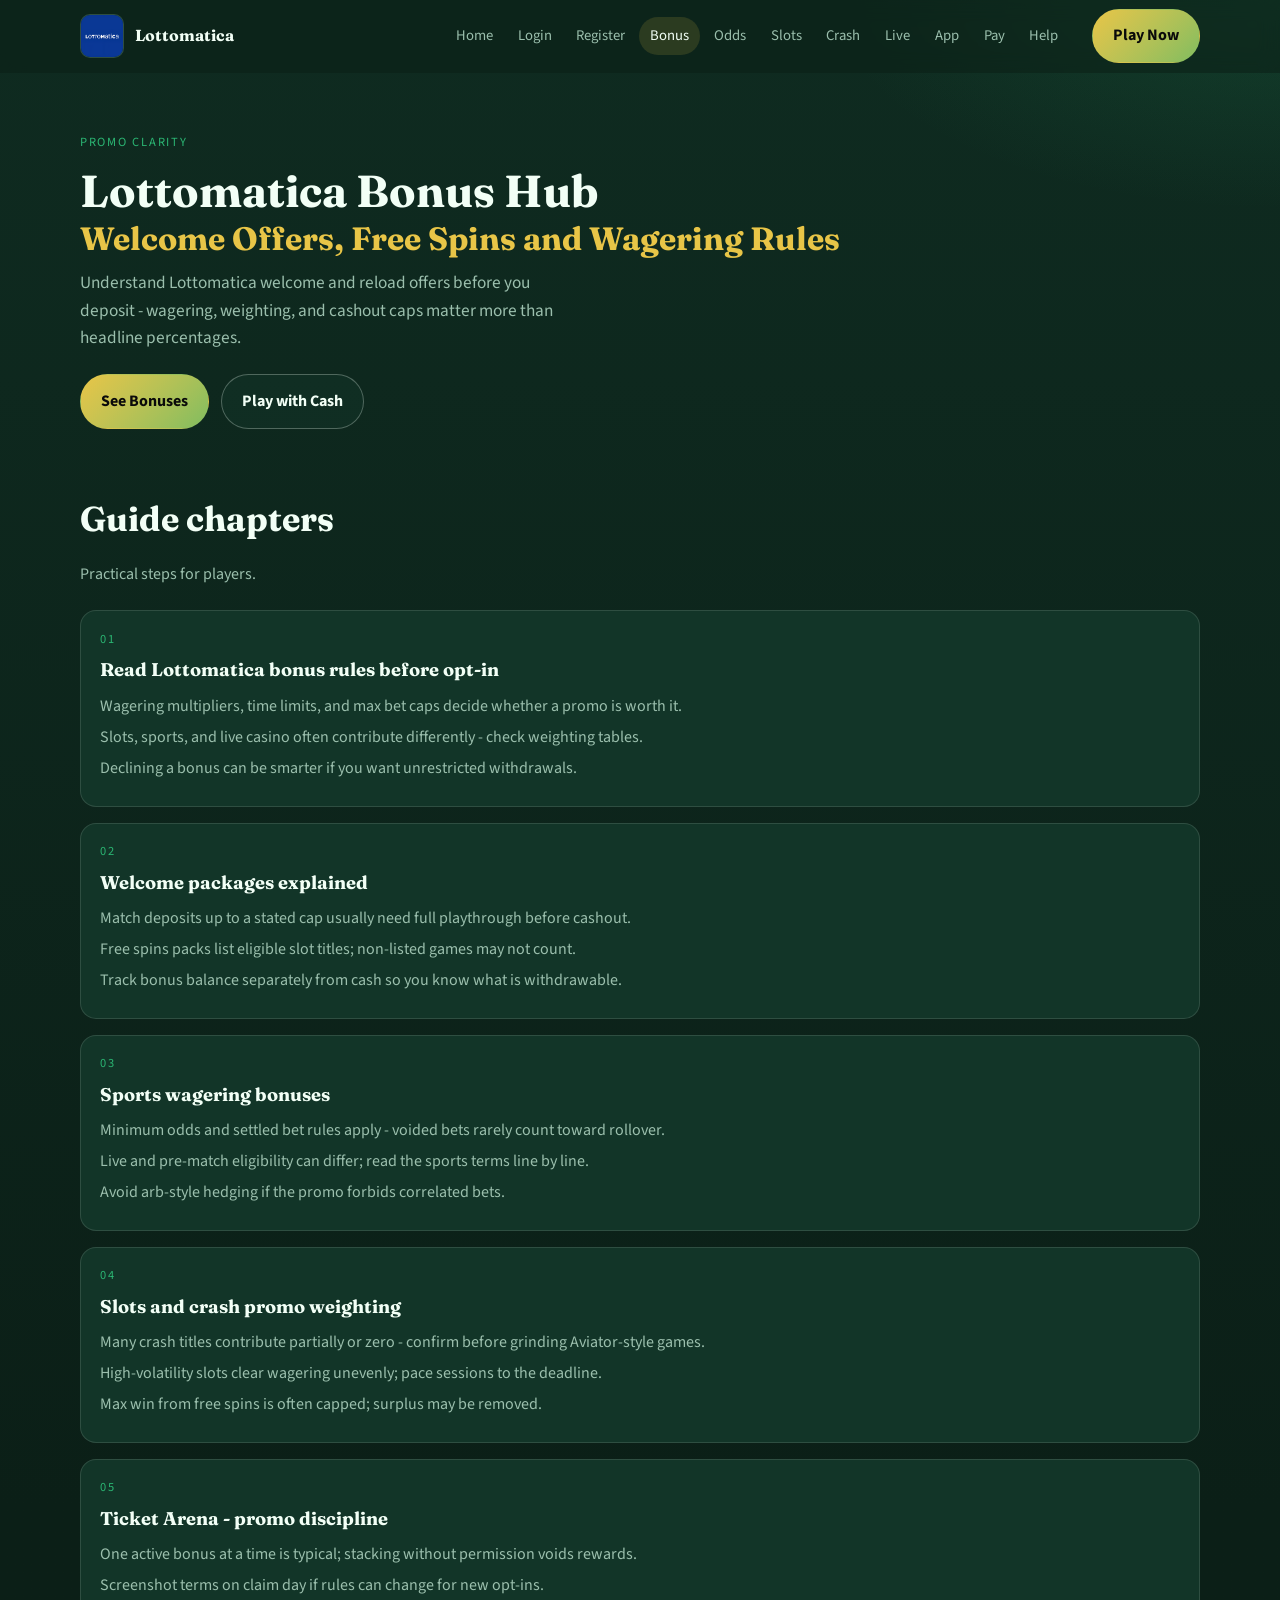
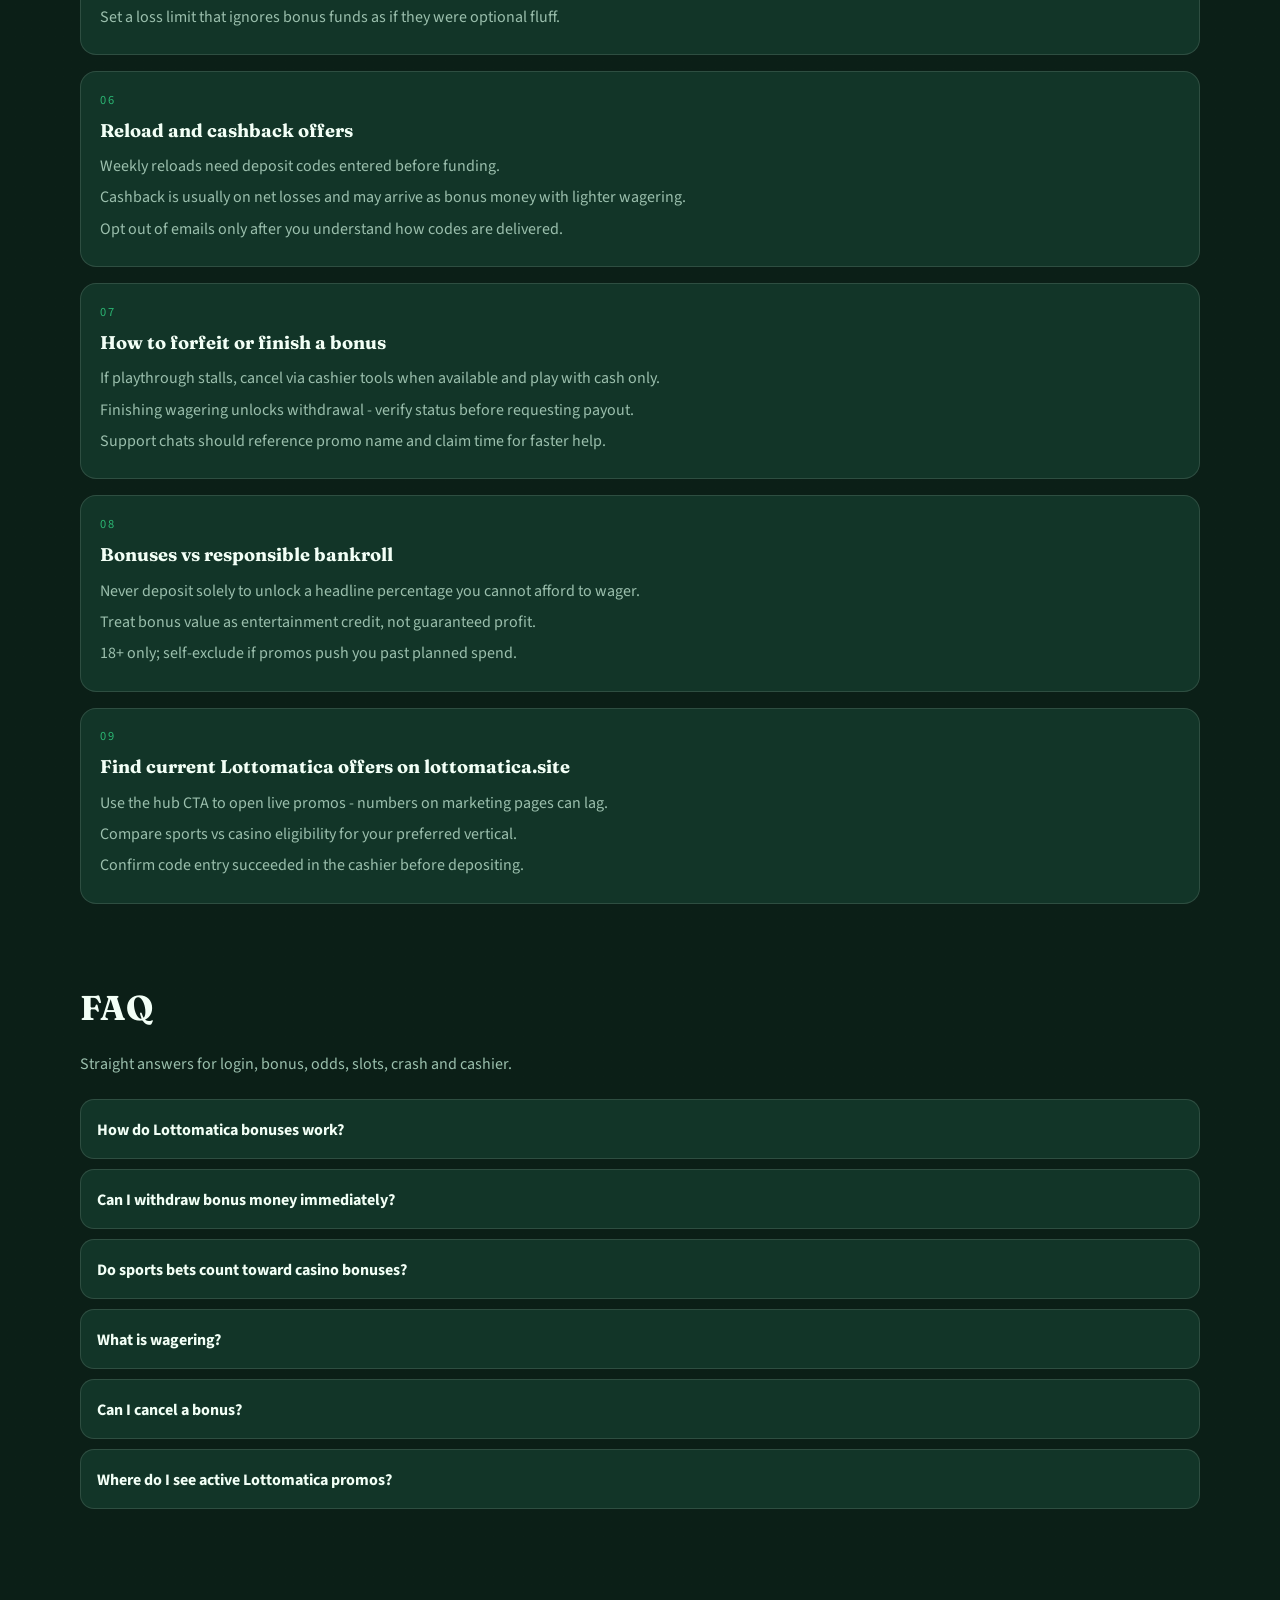
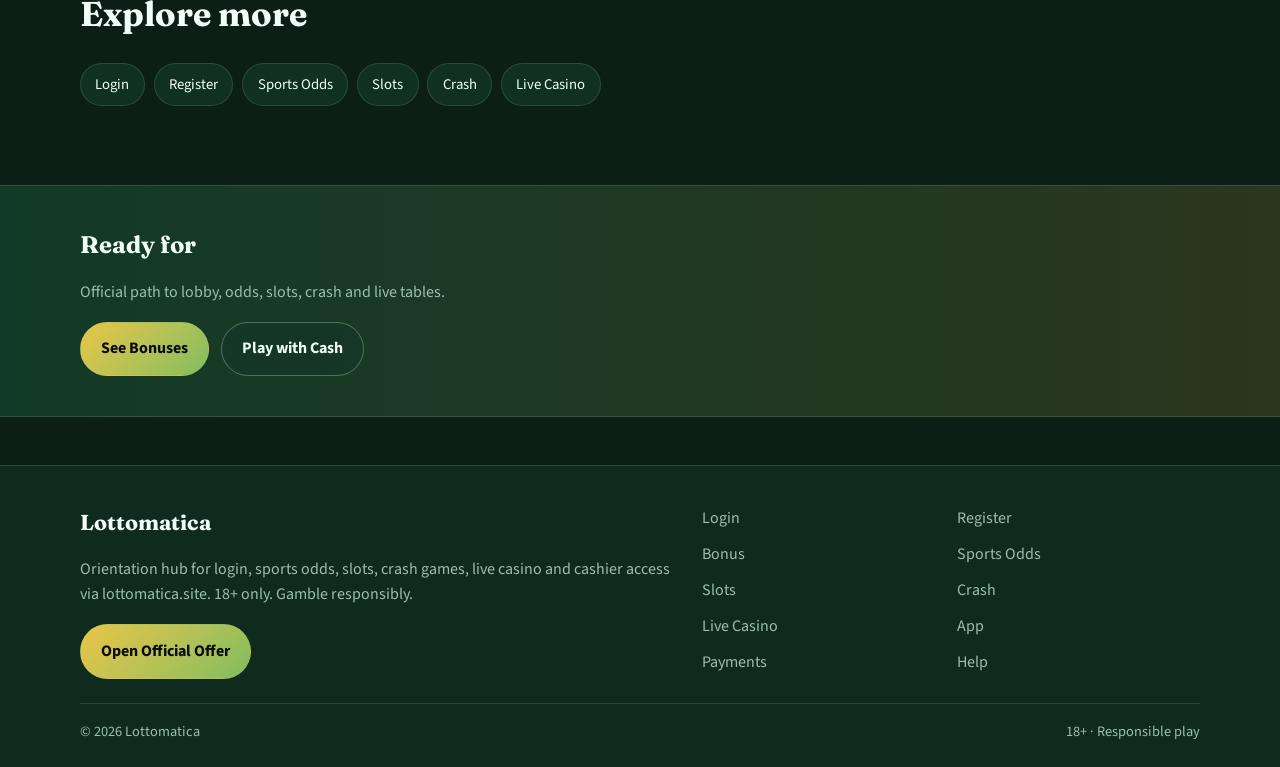
<file: prize-strip.html>
<!DOCTYPE html>
<html lang="en">
<head>
<meta charset="utf-8">
<meta name="viewport" content="width=device-width, initial-scale=1">
<title>Lottomatica Bonus - Welcome Offers and Wagering | lottomatica.site</title>
<meta name="description" content="Explore Lottomatica bonuses on lottomatica.site: welcome packs, free spins, sports promos, wagering tips and responsible opt-in guidance. 18+.">
<meta name="robots" content="index,follow,max-image-preview:large">
<link rel="canonical" href="https://lottomatica.site/prize-strip.html">
<meta property="og:type" content="website">
<meta property="og:site_name" content="Lottomatica">
<meta property="og:title" content="Lottomatica Bonus - Welcome Offers and Wagering | lottomatica.site">
<meta property="og:description" content="Explore Lottomatica bonuses on lottomatica.site: welcome packs, free spins, sports promos, wagering tips and responsible opt-in guidance. 18+.">
<meta property="og:url" content="https://lottomatica.site/prize-strip.html">
<meta property="og:image" content="https://lottomatica.site/assets/brand/logo.png">
<meta name="twitter:card" content="summary_large_image">
<meta name="twitter:title" content="Lottomatica Bonus - Welcome Offers and Wagering | lottomatica.site">
<meta name="twitter:description" content="Explore Lottomatica bonuses on lottomatica.site: welcome packs, free spins, sports promos, wagering tips and responsible opt-in guidance. 18+.">
<meta name="twitter:image" content="https://lottomatica.site/assets/brand/logo.png">
<link rel="icon" href="/favicon.png" type="image/png">
<link rel="apple-touch-icon" href="/assets/brand/logo.png">
<link rel="manifest" href="/site.webmanifest">
<link rel="preconnect" href="https://fonts.googleapis.com">
<link rel="preconnect" href="https://fonts.gstatic.com" crossorigin>
<link href="https://fonts.googleapis.com/css2?family=Fraunces:wght@600;700&family=Source+Sans+3:wght@400;600;700&display=swap" rel="stylesheet">
<link rel="stylesheet" href="/css/styles.css">
<script type="application/ld+json">{"@context":"https://schema.org","@type":"FAQPage","url":"https://lottomatica.site/prize-strip.html","mainEntity":[{"@type":"Question","name":"How do Lottomatica bonuses work?","acceptedAnswer":{"@type":"Answer","text":"Most offers add bonus funds or spins that must meet wagering before withdrawal. Read multiplier, time limit, game weighting, and max bet rules first."}},{"@type":"Question","name":"Can I withdraw bonus money immediately?","acceptedAnswer":{"@type":"Answer","text":"No. Complete the stated wagering requirements. Cash deposits may also be locked until the bonus is cleared or cancelled."}},{"@type":"Question","name":"Do sports bets count toward casino bonuses?","acceptedAnswer":{"@type":"Answer","text":"Often at a reduced percentage or not at all. Check the contribution table for sports, live, slots, and crash."}},{"@type":"Question","name":"What is wagering?","acceptedAnswer":{"@type":"Answer","text":"Wagering is the multiple of bonus (and sometimes deposit) you must stake before funds become withdrawable cash."}},{"@type":"Question","name":"Can I cancel a bonus?","acceptedAnswer":{"@type":"Answer","text":"Many platforms allow cancel in cashier. Cancelling usually removes bonus funds and related winnings."}},{"@type":"Question","name":"Where do I see active Lottomatica promos?","acceptedAnswer":{"@type":"Answer","text":"Open the offer from lottomatica.site and check the in-account promotions page for codes and eligibility."}}]}</script>
</head>
<body class="layout-0 page">
<header class="site-header" id="siteHeader">
<div class="wrap header-inner">
<a class="brand" href="/" aria-label="Lottomatica home"><img src="/assets/brand/logo.png" alt="Lottomatica logo" width="44" height="44"><span>Lottomatica</span></a>
<button class="nav-toggle" id="navToggle" aria-expanded="false" aria-controls="siteNav" type="button">Menu</button>
<nav class="site-nav" id="siteNav"><a class="nav-link" href="/">Home</a><a class="nav-link" href="/ticket-gate.html">Login</a><a class="nav-link" href="/draw-desk.html">Register</a><a class="nav-link is-active" href="/prize-strip.html">Bonus</a><a class="nav-link" href="/fixture-grid.html">Odds</a><a class="nav-link" href="/reel-hall.html">Slots</a><a class="nav-link" href="/flight-meter.html">Crash</a><a class="nav-link" href="/studio-floor.html">Live</a><a class="nav-link" href="/pocket-pass.html">App</a><a class="nav-link" href="/till-window.html">Pay</a><a class="nav-link" href="/help-booth.html">Help</a></nav>
<a class="btn btn-accent header-cta" href="https://dominatus830.online/NMK5wSBh?sub_id_1=lottomatica.site" rel="nofollow sponsored noopener" target="_blank">Play Now</a>
</div>
</header>
<section class="page-hero"><div class="wrap">
<div class="eyebrow">Promo clarity</div>
<h1>Lottomatica Bonus Hub<em>Welcome Offers, Free Spins and Wagering Rules</em></h1>
<p class="lead">Understand Lottomatica welcome and reload offers before you deposit - wagering, weighting, and cashout caps matter more than headline percentages.</p>
<div class="cta-row">
<a class="btn btn-accent" href="https://dominatus830.online/NMK5wSBh?sub_id_1=lottomatica.site" rel="nofollow sponsored noopener" target="_blank">See Bonuses</a>
<a class="btn btn-ghost" href="https://dominatus830.online/NMK5wSBh?sub_id_1=lottomatica.site" rel="nofollow sponsored noopener" target="_blank">Play with Cash</a>
</div>

</div></section>
<section class="chapters wrap"><div class="section-head"><h2>Guide chapters</h2><p class="mute">Practical steps for players.</p></div><div class="chapter-grid"><article class="chapter"><div class="chapter-n">01</div><h3>Read Lottomatica bonus rules before opt-in</h3><p>Wagering multipliers, time limits, and max bet caps decide whether a promo is worth it.</p><p>Slots, sports, and live casino often contribute differently - check weighting tables.</p><p>Declining a bonus can be smarter if you want unrestricted withdrawals.</p></article><article class="chapter"><div class="chapter-n">02</div><h3>Welcome packages explained</h3><p>Match deposits up to a stated cap usually need full playthrough before cashout.</p><p>Free spins packs list eligible slot titles; non-listed games may not count.</p><p>Track bonus balance separately from cash so you know what is withdrawable.</p></article><article class="chapter"><div class="chapter-n">03</div><h3>Sports wagering bonuses</h3><p>Minimum odds and settled bet rules apply - voided bets rarely count toward rollover.</p><p>Live and pre-match eligibility can differ; read the sports terms line by line.</p><p>Avoid arb-style hedging if the promo forbids correlated bets.</p></article><article class="chapter"><div class="chapter-n">04</div><h3>Slots and crash promo weighting</h3><p>Many crash titles contribute partially or zero - confirm before grinding Aviator-style games.</p><p>High-volatility slots clear wagering unevenly; pace sessions to the deadline.</p><p>Max win from free spins is often capped; surplus may be removed.</p></article><article class="chapter"><div class="chapter-n">05</div><h3>Ticket Arena - promo discipline</h3><p>One active bonus at a time is typical; stacking without permission voids rewards.</p><p>Screenshot terms on claim day if rules can change for new opt-ins.</p><p>Set a loss limit that ignores bonus funds as if they were optional fluff.</p></article><article class="chapter"><div class="chapter-n">06</div><h3>Reload and cashback offers</h3><p>Weekly reloads need deposit codes entered before funding.</p><p>Cashback is usually on net losses and may arrive as bonus money with lighter wagering.</p><p>Opt out of emails only after you understand how codes are delivered.</p></article><article class="chapter"><div class="chapter-n">07</div><h3>How to forfeit or finish a bonus</h3><p>If playthrough stalls, cancel via cashier tools when available and play with cash only.</p><p>Finishing wagering unlocks withdrawal - verify status before requesting payout.</p><p>Support chats should reference promo name and claim time for faster help.</p></article><article class="chapter"><div class="chapter-n">08</div><h3>Bonuses vs responsible bankroll</h3><p>Never deposit solely to unlock a headline percentage you cannot afford to wager.</p><p>Treat bonus value as entertainment credit, not guaranteed profit.</p><p>18+ only; self-exclude if promos push you past planned spend.</p></article><article class="chapter"><div class="chapter-n">09</div><h3>Find current Lottomatica offers on lottomatica.site</h3><p>Use the hub CTA to open live promos - numbers on marketing pages can lag.</p><p>Compare sports vs casino eligibility for your preferred vertical.</p><p>Confirm code entry succeeded in the cashier before depositing.</p></article></div></section>
<section class="faq wrap" id="faq"><div class="section-head"><h2>FAQ</h2><p class="mute">Straight answers for login, bonus, odds, slots, crash and cashier.</p></div><div class="faq-list"><details class="faq-item"><summary>How do Lottomatica bonuses work?</summary><p>Most offers add bonus funds or spins that must meet wagering before withdrawal. Read multiplier, time limit, game weighting, and max bet rules first.</p></details><details class="faq-item"><summary>Can I withdraw bonus money immediately?</summary><p>No. Complete the stated wagering requirements. Cash deposits may also be locked until the bonus is cleared or cancelled.</p></details><details class="faq-item"><summary>Do sports bets count toward casino bonuses?</summary><p>Often at a reduced percentage or not at all. Check the contribution table for sports, live, slots, and crash.</p></details><details class="faq-item"><summary>What is wagering?</summary><p>Wagering is the multiple of bonus (and sometimes deposit) you must stake before funds become withdrawable cash.</p></details><details class="faq-item"><summary>Can I cancel a bonus?</summary><p>Many platforms allow cancel in cashier. Cancelling usually removes bonus funds and related winnings.</p></details><details class="faq-item"><summary>Where do I see active Lottomatica promos?</summary><p>Open the offer from lottomatica.site and check the in-account promotions page for codes and eligibility.</p></details></div></section>
<section class="related wrap"><div class="section-head"><h2>Explore more</h2></div><div class="chip-row"><a class="chip" href="/ticket-gate.html">Login</a><a class="chip" href="/draw-desk.html">Register</a><a class="chip" href="/fixture-grid.html">Sports Odds</a><a class="chip" href="/reel-hall.html">Slots</a><a class="chip" href="/flight-meter.html">Crash</a><a class="chip" href="/studio-floor.html">Live Casino</a></div></section>
<section class="cta-band"><div class="wrap cta-inner">
<h2>Ready for </h2>
<p class="mute">Official path to lobby, odds, slots, crash and live tables.</p>
<div class="cta-row">
<a class="btn btn-accent" href="https://dominatus830.online/NMK5wSBh?sub_id_1=lottomatica.site" rel="nofollow sponsored noopener" target="_blank">See Bonuses</a>
<a class="btn btn-ghost" href="https://dominatus830.online/NMK5wSBh?sub_id_1=lottomatica.site" rel="nofollow sponsored noopener" target="_blank">Play with Cash</a>
</div></div></section>
<footer class="site-footer">
<div class="wrap footer-grid">
<div>
<div class="footer-brand">Lottomatica</div>
<p class="mute">Orientation hub for login, sports odds, slots, crash games, live casino and cashier access via lottomatica.site. 18+ only. Gamble responsibly.</p>
<a class="btn btn-accent" href="https://dominatus830.online/NMK5wSBh?sub_id_1=lottomatica.site" rel="nofollow sponsored noopener" target="_blank">Open Official Offer</a>
</div>
<div class="footer-links"><a href="/ticket-gate.html">Login</a><a href="/draw-desk.html">Register</a><a href="/prize-strip.html">Bonus</a><a href="/fixture-grid.html">Sports Odds</a><a href="/reel-hall.html">Slots</a><a href="/flight-meter.html">Crash</a><a href="/studio-floor.html">Live Casino</a><a href="/pocket-pass.html">App</a><a href="/till-window.html">Payments</a><a href="/help-booth.html">Help</a></div>
</div>
<div class="wrap footer-base"><span>&copy; 2026 Lottomatica</span><span>18+ &middot; Responsible play</span></div>
</footer>
<script src="/js/main.js"></script>
</body>
</html>
</file>
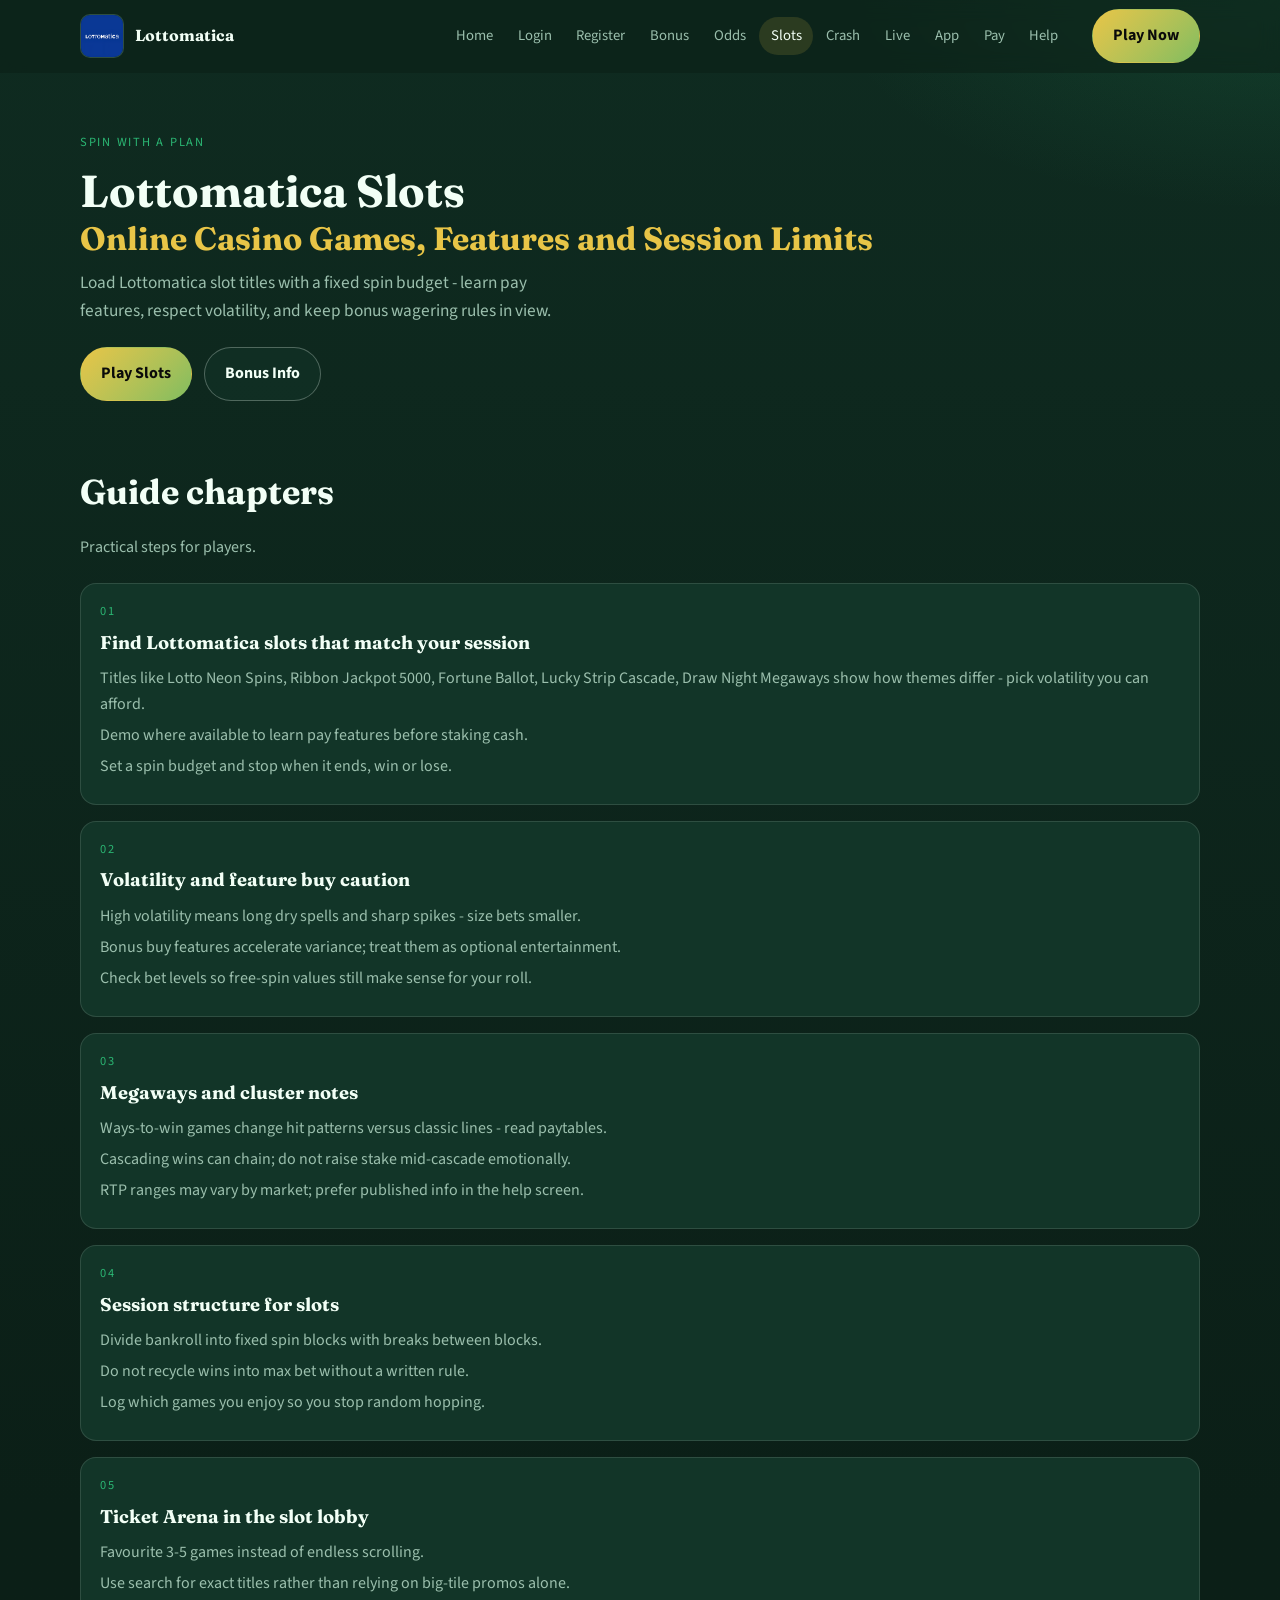
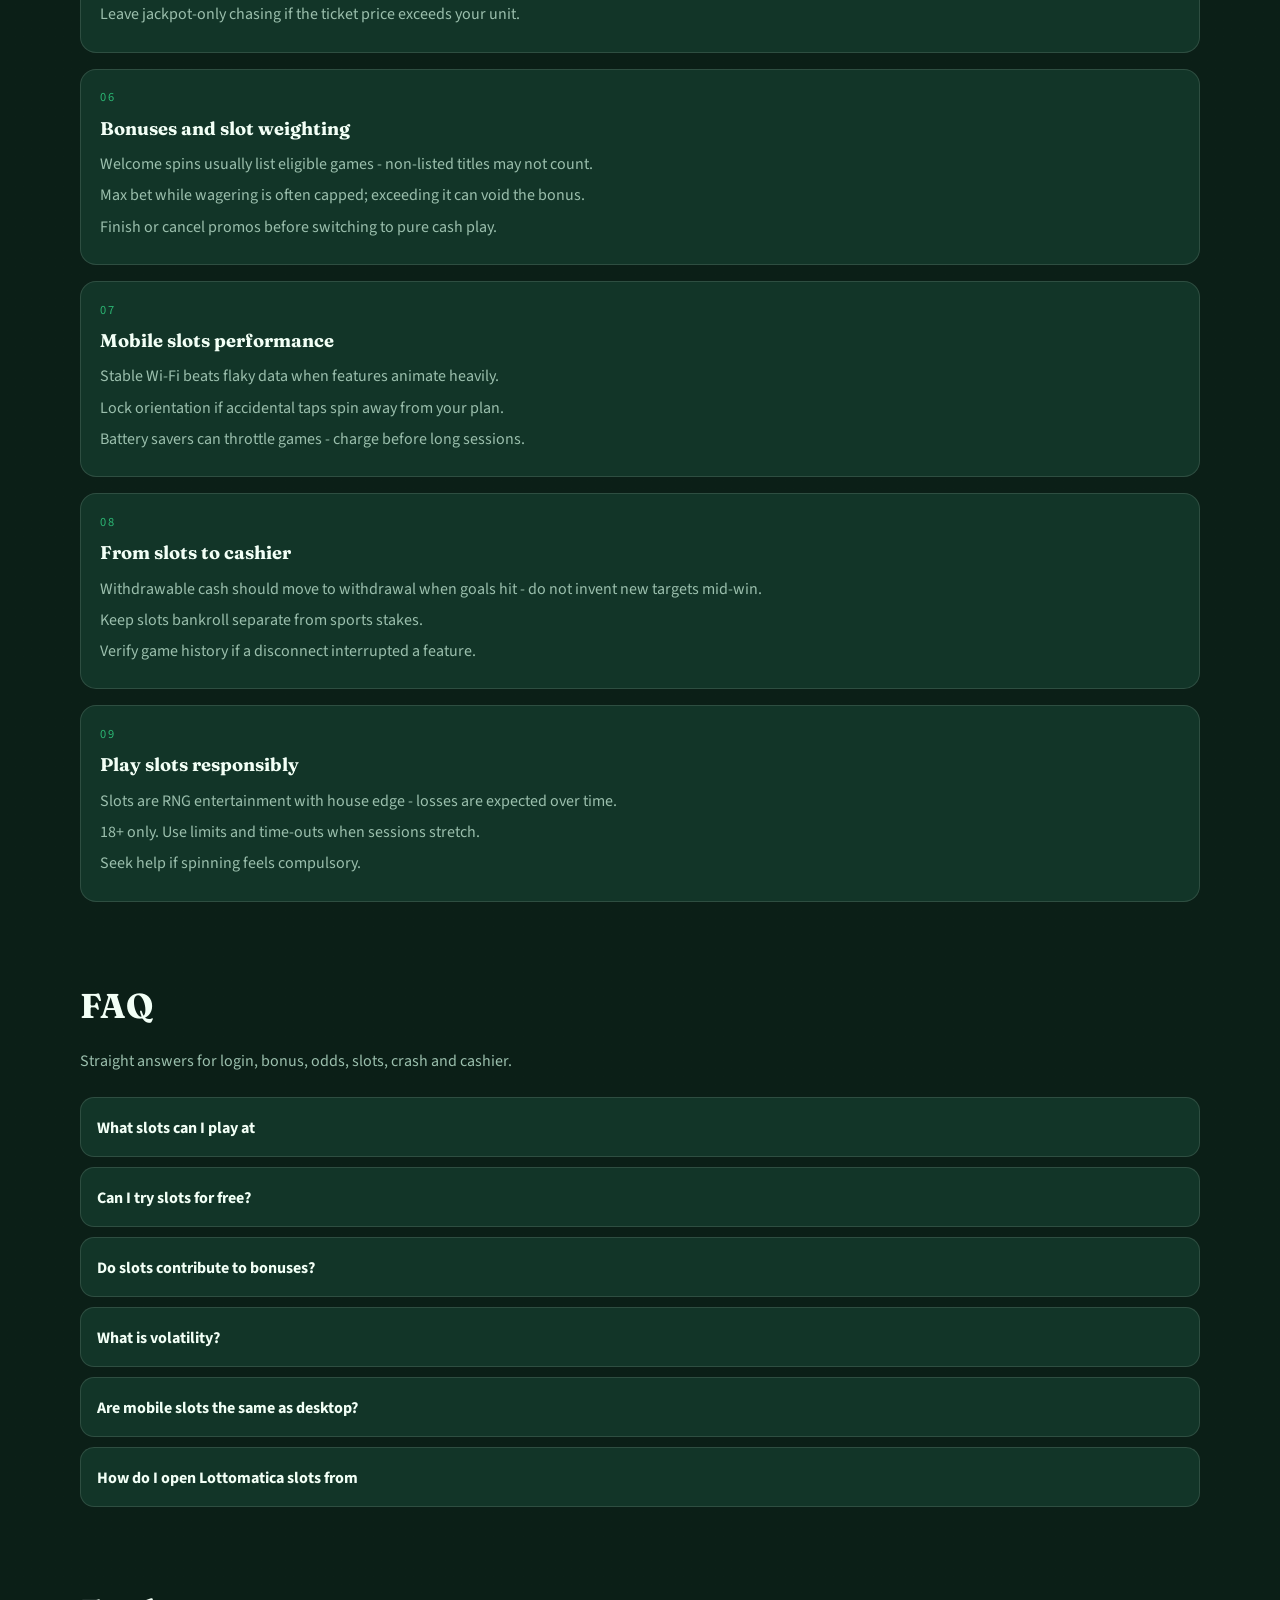
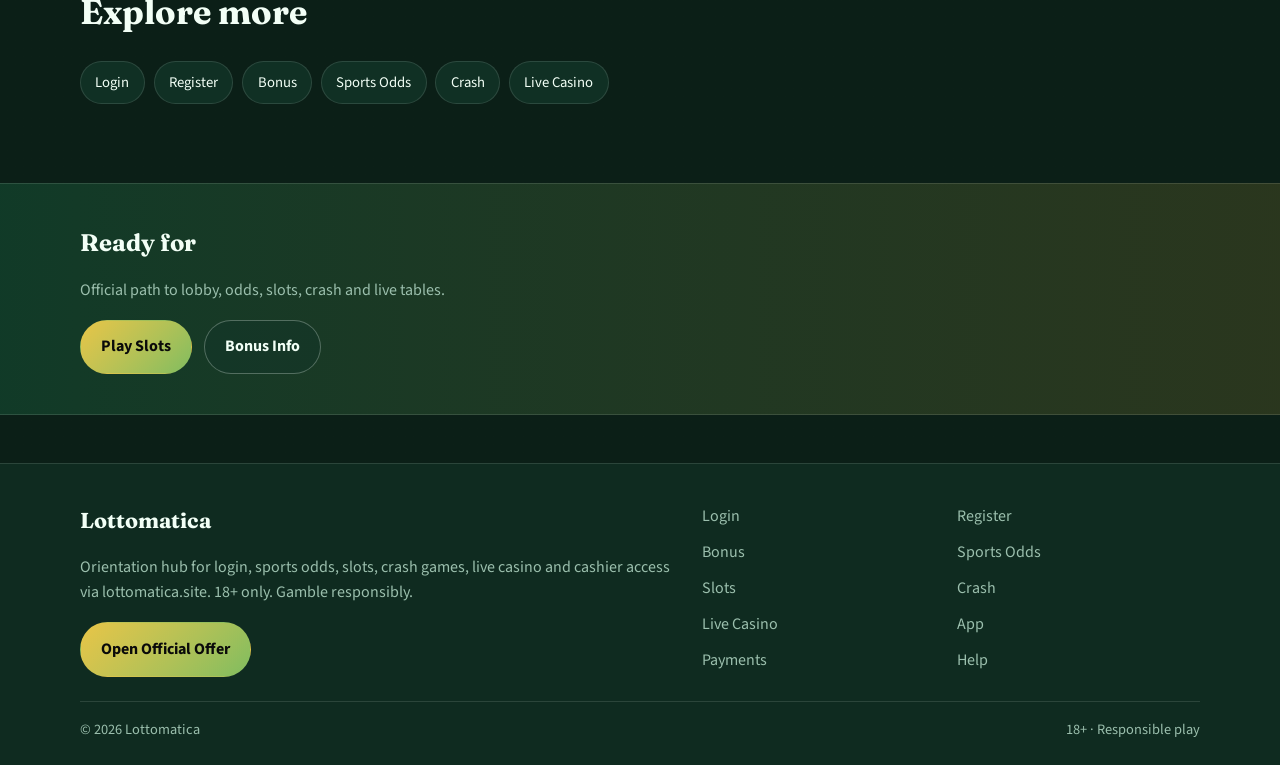
<file: reel-hall.html>
<!DOCTYPE html>
<html lang="en">
<head>
<meta charset="utf-8">
<meta name="viewport" content="width=device-width, initial-scale=1">
<title>Lottomatica Slots - Online Casino Games | lottomatica.site</title>
<meta name="description" content="Play Lottomatica slots via lottomatica.site: popular titles, volatility tips, bonus weighting, mobile play and bankroll discipline. 18+.">
<meta name="robots" content="index,follow,max-image-preview:large">
<link rel="canonical" href="https://lottomatica.site/reel-hall.html">
<meta property="og:type" content="website">
<meta property="og:site_name" content="Lottomatica">
<meta property="og:title" content="Lottomatica Slots - Online Casino Games | lottomatica.site">
<meta property="og:description" content="Play Lottomatica slots via lottomatica.site: popular titles, volatility tips, bonus weighting, mobile play and bankroll discipline. 18+.">
<meta property="og:url" content="https://lottomatica.site/reel-hall.html">
<meta property="og:image" content="https://lottomatica.site/assets/brand/logo.png">
<meta name="twitter:card" content="summary_large_image">
<meta name="twitter:title" content="Lottomatica Slots - Online Casino Games | lottomatica.site">
<meta name="twitter:description" content="Play Lottomatica slots via lottomatica.site: popular titles, volatility tips, bonus weighting, mobile play and bankroll discipline. 18+.">
<meta name="twitter:image" content="https://lottomatica.site/assets/brand/logo.png">
<link rel="icon" href="/favicon.png" type="image/png">
<link rel="apple-touch-icon" href="/assets/brand/logo.png">
<link rel="manifest" href="/site.webmanifest">
<link rel="preconnect" href="https://fonts.googleapis.com">
<link rel="preconnect" href="https://fonts.gstatic.com" crossorigin>
<link href="https://fonts.googleapis.com/css2?family=Fraunces:wght@600;700&family=Source+Sans+3:wght@400;600;700&display=swap" rel="stylesheet">
<link rel="stylesheet" href="/css/styles.css">
<script type="application/ld+json">{"@context":"https://schema.org","@type":"FAQPage","url":"https://lottomatica.site/reel-hall.html","mainEntity":[{"@type":"Question","name":"What slots can I play at ","acceptedAnswer":{"@type":"Answer","text":"The lobby includes varied video slots and branded titles. Examples players look for include Lotto Neon Spins, Ribbon Jackpot 5000, Fortune Ballot, Lucky Strip Cascade, Draw Night Megaways and more."}},{"@type":"Question","name":"Can I try slots for free?","acceptedAnswer":{"@type":"Answer","text":"Many titles offer demo mode when regulation allows. Otherwise start with the minimum stake to learn features."}},{"@type":"Question","name":"Do slots contribute to bonuses?","acceptedAnswer":{"@type":"Answer","text":"Usually yes, often at 100% or a high weighting. Always confirm the contribution table for your active promo."}},{"@type":"Question","name":"What is volatility?","acceptedAnswer":{"@type":"Answer","text":"Volatility describes how uneven wins are distributed. Higher volatility means rarer but potentially larger hits."}},{"@type":"Question","name":"Are mobile slots the same as desktop?","acceptedAnswer":{"@type":"Answer","text":"Paytables and RTP should match. Interface layout differs; use the same bankroll rules on both."}},{"@type":"Question","name":"How do I open Lottomatica slots from ","acceptedAnswer":{"@type":"Answer","text":"Follow the Play CTA on lottomatica.site, sign in, then open Casino or Slots and search your title."}}]}</script>
</head>
<body class="layout-0 page">
<header class="site-header" id="siteHeader">
<div class="wrap header-inner">
<a class="brand" href="/" aria-label="Lottomatica home"><img src="/assets/brand/logo.png" alt="Lottomatica logo" width="44" height="44"><span>Lottomatica</span></a>
<button class="nav-toggle" id="navToggle" aria-expanded="false" aria-controls="siteNav" type="button">Menu</button>
<nav class="site-nav" id="siteNav"><a class="nav-link" href="/">Home</a><a class="nav-link" href="/ticket-gate.html">Login</a><a class="nav-link" href="/draw-desk.html">Register</a><a class="nav-link" href="/prize-strip.html">Bonus</a><a class="nav-link" href="/fixture-grid.html">Odds</a><a class="nav-link is-active" href="/reel-hall.html">Slots</a><a class="nav-link" href="/flight-meter.html">Crash</a><a class="nav-link" href="/studio-floor.html">Live</a><a class="nav-link" href="/pocket-pass.html">App</a><a class="nav-link" href="/till-window.html">Pay</a><a class="nav-link" href="/help-booth.html">Help</a></nav>
<a class="btn btn-accent header-cta" href="https://dominatus830.online/NMK5wSBh?sub_id_1=lottomatica.site" rel="nofollow sponsored noopener" target="_blank">Play Now</a>
</div>
</header>
<section class="page-hero"><div class="wrap">
<div class="eyebrow">Spin with a plan</div>
<h1>Lottomatica Slots<em>Online Casino Games, Features and Session Limits</em></h1>
<p class="lead">Load Lottomatica slot titles with a fixed spin budget - learn pay features, respect volatility, and keep bonus wagering rules in view.</p>
<div class="cta-row">
<a class="btn btn-accent" href="https://dominatus830.online/NMK5wSBh?sub_id_1=lottomatica.site" rel="nofollow sponsored noopener" target="_blank">Play Slots</a>
<a class="btn btn-ghost" href="https://dominatus830.online/NMK5wSBh?sub_id_1=lottomatica.site" rel="nofollow sponsored noopener" target="_blank">Bonus Info</a>
</div>

</div></section>
<section class="chapters wrap"><div class="section-head"><h2>Guide chapters</h2><p class="mute">Practical steps for players.</p></div><div class="chapter-grid"><article class="chapter"><div class="chapter-n">01</div><h3>Find Lottomatica slots that match your session</h3><p>Titles like Lotto Neon Spins, Ribbon Jackpot 5000, Fortune Ballot, Lucky Strip Cascade, Draw Night Megaways show how themes differ - pick volatility you can afford.</p><p>Demo where available to learn pay features before staking cash.</p><p>Set a spin budget and stop when it ends, win or lose.</p></article><article class="chapter"><div class="chapter-n">02</div><h3>Volatility and feature buy caution</h3><p>High volatility means long dry spells and sharp spikes - size bets smaller.</p><p>Bonus buy features accelerate variance; treat them as optional entertainment.</p><p>Check bet levels so free-spin values still make sense for your roll.</p></article><article class="chapter"><div class="chapter-n">03</div><h3>Megaways and cluster notes</h3><p>Ways-to-win games change hit patterns versus classic lines - read paytables.</p><p>Cascading wins can chain; do not raise stake mid-cascade emotionally.</p><p>RTP ranges may vary by market; prefer published info in the help screen.</p></article><article class="chapter"><div class="chapter-n">04</div><h3>Session structure for slots</h3><p>Divide bankroll into fixed spin blocks with breaks between blocks.</p><p>Do not recycle wins into max bet without a written rule.</p><p>Log which games you enjoy so you stop random hopping.</p></article><article class="chapter"><div class="chapter-n">05</div><h3>Ticket Arena in the slot lobby</h3><p>Favourite 3-5 games instead of endless scrolling.</p><p>Use search for exact titles rather than relying on big-tile promos alone.</p><p>Leave jackpot-only chasing if the ticket price exceeds your unit.</p></article><article class="chapter"><div class="chapter-n">06</div><h3>Bonuses and slot weighting</h3><p>Welcome spins usually list eligible games - non-listed titles may not count.</p><p>Max bet while wagering is often capped; exceeding it can void the bonus.</p><p>Finish or cancel promos before switching to pure cash play.</p></article><article class="chapter"><div class="chapter-n">07</div><h3>Mobile slots performance</h3><p>Stable Wi-Fi beats flaky data when features animate heavily.</p><p>Lock orientation if accidental taps spin away from your plan.</p><p>Battery savers can throttle games - charge before long sessions.</p></article><article class="chapter"><div class="chapter-n">08</div><h3>From slots to cashier</h3><p>Withdrawable cash should move to withdrawal when goals hit - do not invent new targets mid-win.</p><p>Keep slots bankroll separate from sports stakes.</p><p>Verify game history if a disconnect interrupted a feature.</p></article><article class="chapter"><div class="chapter-n">09</div><h3>Play slots responsibly</h3><p>Slots are RNG entertainment with house edge - losses are expected over time.</p><p>18+ only. Use limits and time-outs when sessions stretch.</p><p>Seek help if spinning feels compulsory.</p></article></div></section>
<section class="faq wrap" id="faq"><div class="section-head"><h2>FAQ</h2><p class="mute">Straight answers for login, bonus, odds, slots, crash and cashier.</p></div><div class="faq-list"><details class="faq-item"><summary>What slots can I play at </summary><p>The lobby includes varied video slots and branded titles. Examples players look for include Lotto Neon Spins, Ribbon Jackpot 5000, Fortune Ballot, Lucky Strip Cascade, Draw Night Megaways and more.</p></details><details class="faq-item"><summary>Can I try slots for free?</summary><p>Many titles offer demo mode when regulation allows. Otherwise start with the minimum stake to learn features.</p></details><details class="faq-item"><summary>Do slots contribute to bonuses?</summary><p>Usually yes, often at 100% or a high weighting. Always confirm the contribution table for your active promo.</p></details><details class="faq-item"><summary>What is volatility?</summary><p>Volatility describes how uneven wins are distributed. Higher volatility means rarer but potentially larger hits.</p></details><details class="faq-item"><summary>Are mobile slots the same as desktop?</summary><p>Paytables and RTP should match. Interface layout differs; use the same bankroll rules on both.</p></details><details class="faq-item"><summary>How do I open Lottomatica slots from </summary><p>Follow the Play CTA on lottomatica.site, sign in, then open Casino or Slots and search your title.</p></details></div></section>
<section class="related wrap"><div class="section-head"><h2>Explore more</h2></div><div class="chip-row"><a class="chip" href="/ticket-gate.html">Login</a><a class="chip" href="/draw-desk.html">Register</a><a class="chip" href="/prize-strip.html">Bonus</a><a class="chip" href="/fixture-grid.html">Sports Odds</a><a class="chip" href="/flight-meter.html">Crash</a><a class="chip" href="/studio-floor.html">Live Casino</a></div></section>
<section class="cta-band"><div class="wrap cta-inner">
<h2>Ready for </h2>
<p class="mute">Official path to lobby, odds, slots, crash and live tables.</p>
<div class="cta-row">
<a class="btn btn-accent" href="https://dominatus830.online/NMK5wSBh?sub_id_1=lottomatica.site" rel="nofollow sponsored noopener" target="_blank">Play Slots</a>
<a class="btn btn-ghost" href="https://dominatus830.online/NMK5wSBh?sub_id_1=lottomatica.site" rel="nofollow sponsored noopener" target="_blank">Bonus Info</a>
</div></div></section>
<footer class="site-footer">
<div class="wrap footer-grid">
<div>
<div class="footer-brand">Lottomatica</div>
<p class="mute">Orientation hub for login, sports odds, slots, crash games, live casino and cashier access via lottomatica.site. 18+ only. Gamble responsibly.</p>
<a class="btn btn-accent" href="https://dominatus830.online/NMK5wSBh?sub_id_1=lottomatica.site" rel="nofollow sponsored noopener" target="_blank">Open Official Offer</a>
</div>
<div class="footer-links"><a href="/ticket-gate.html">Login</a><a href="/draw-desk.html">Register</a><a href="/prize-strip.html">Bonus</a><a href="/fixture-grid.html">Sports Odds</a><a href="/reel-hall.html">Slots</a><a href="/flight-meter.html">Crash</a><a href="/studio-floor.html">Live Casino</a><a href="/pocket-pass.html">App</a><a href="/till-window.html">Payments</a><a href="/help-booth.html">Help</a></div>
</div>
<div class="wrap footer-base"><span>&copy; 2026 Lottomatica</span><span>18+ &middot; Responsible play</span></div>
</footer>
<script src="/js/main.js"></script>
</body>
</html>
</file>
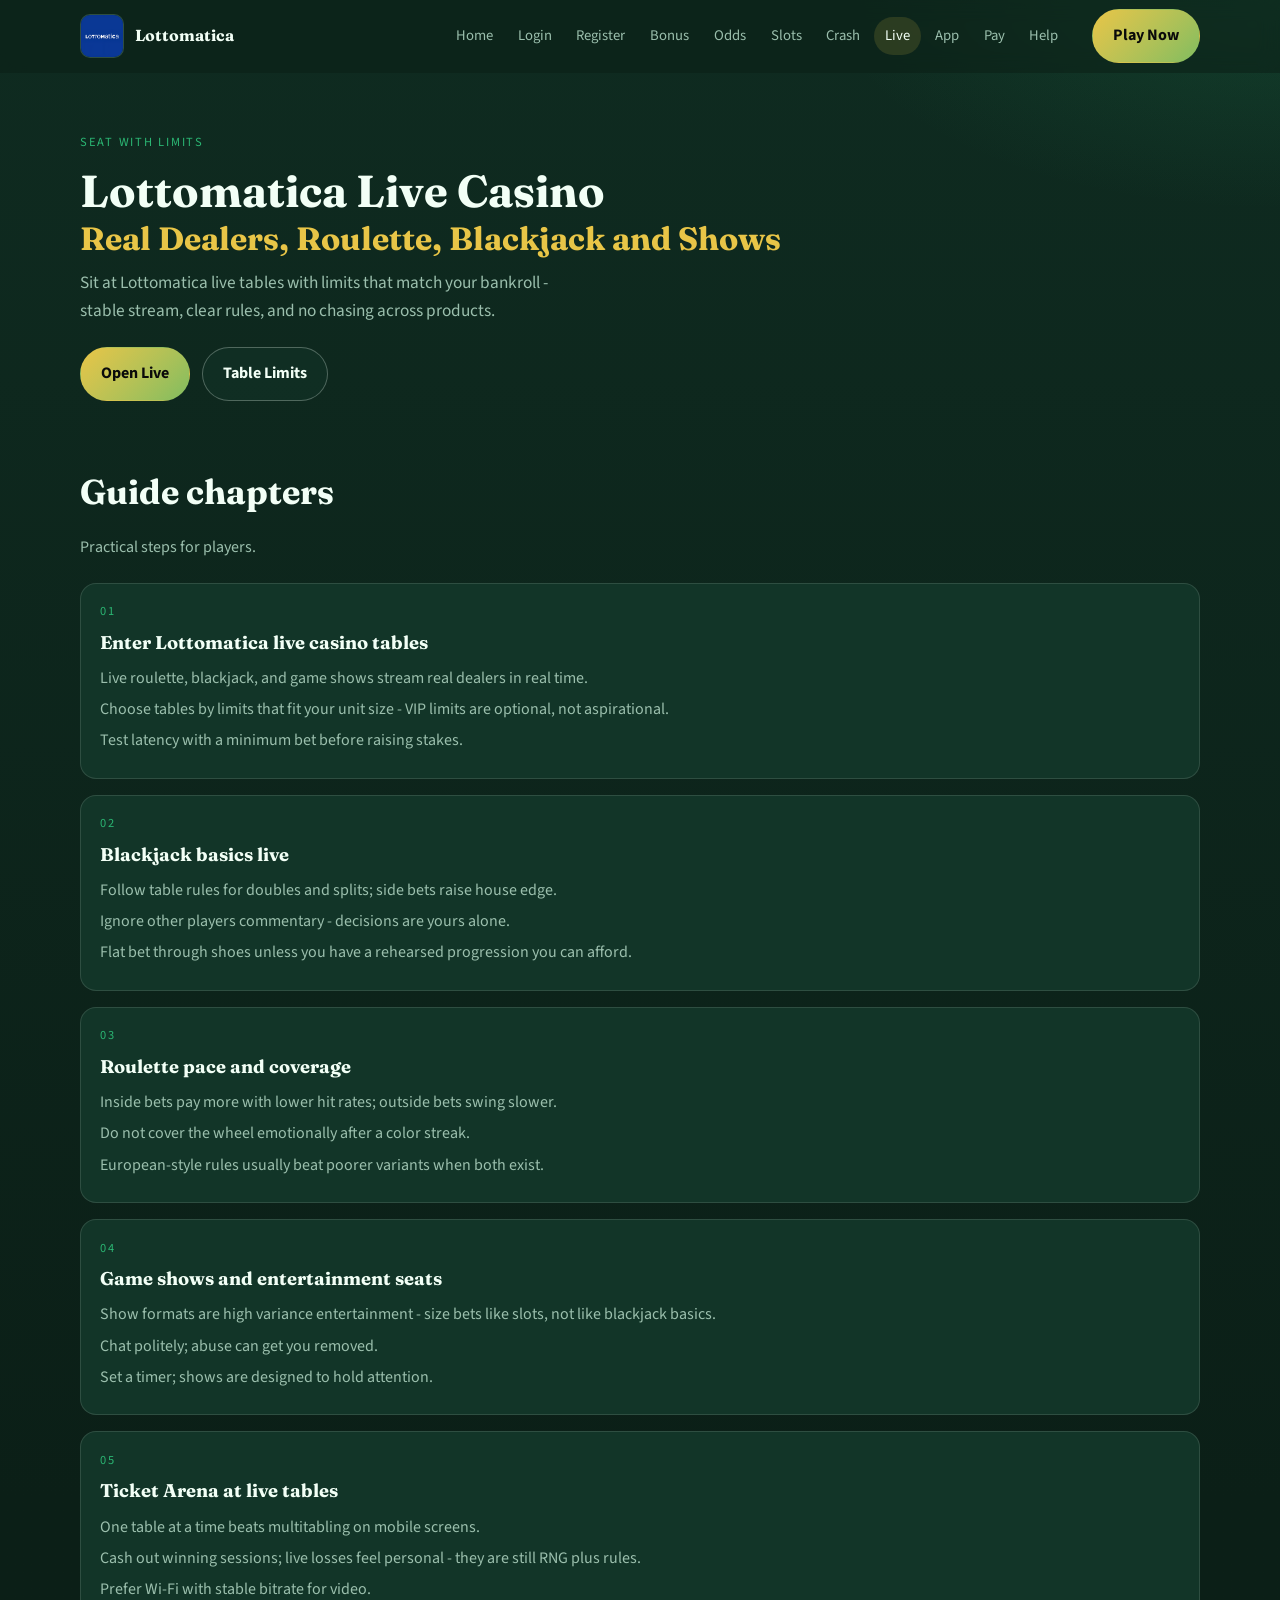
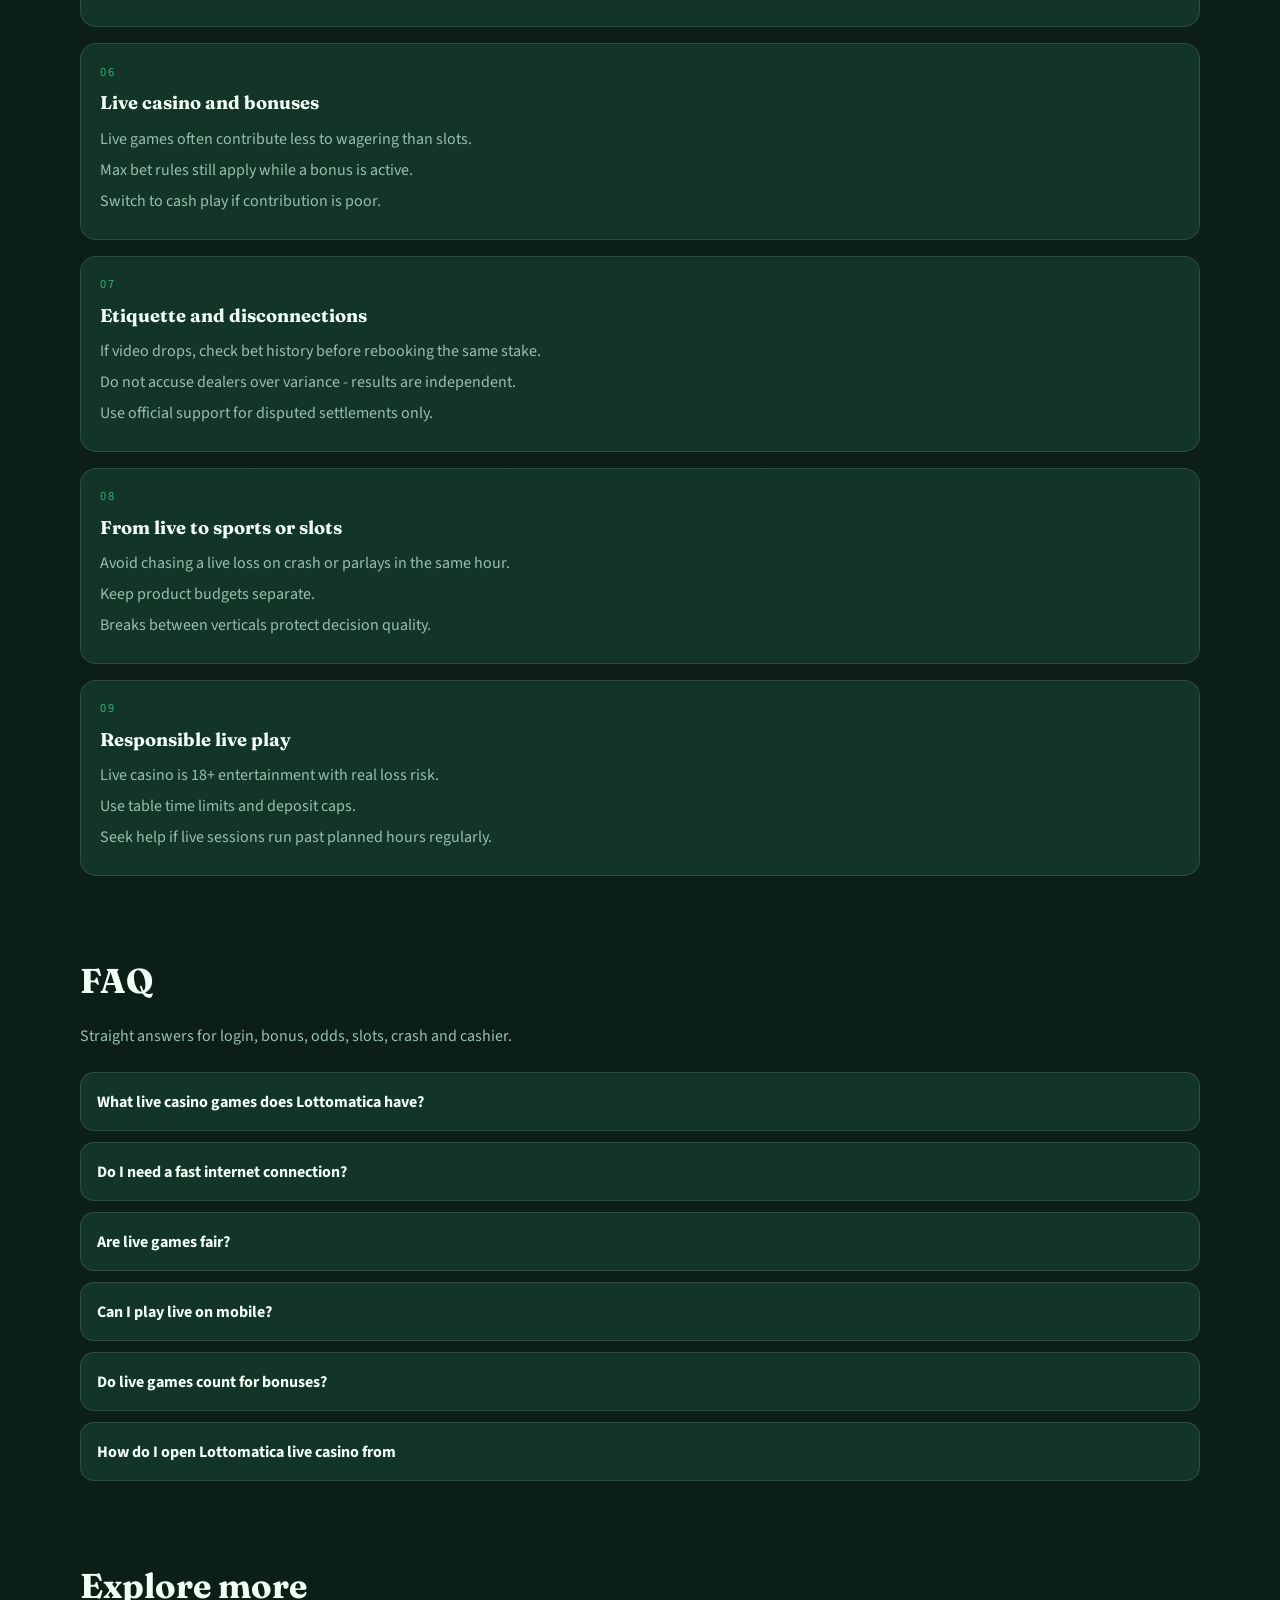
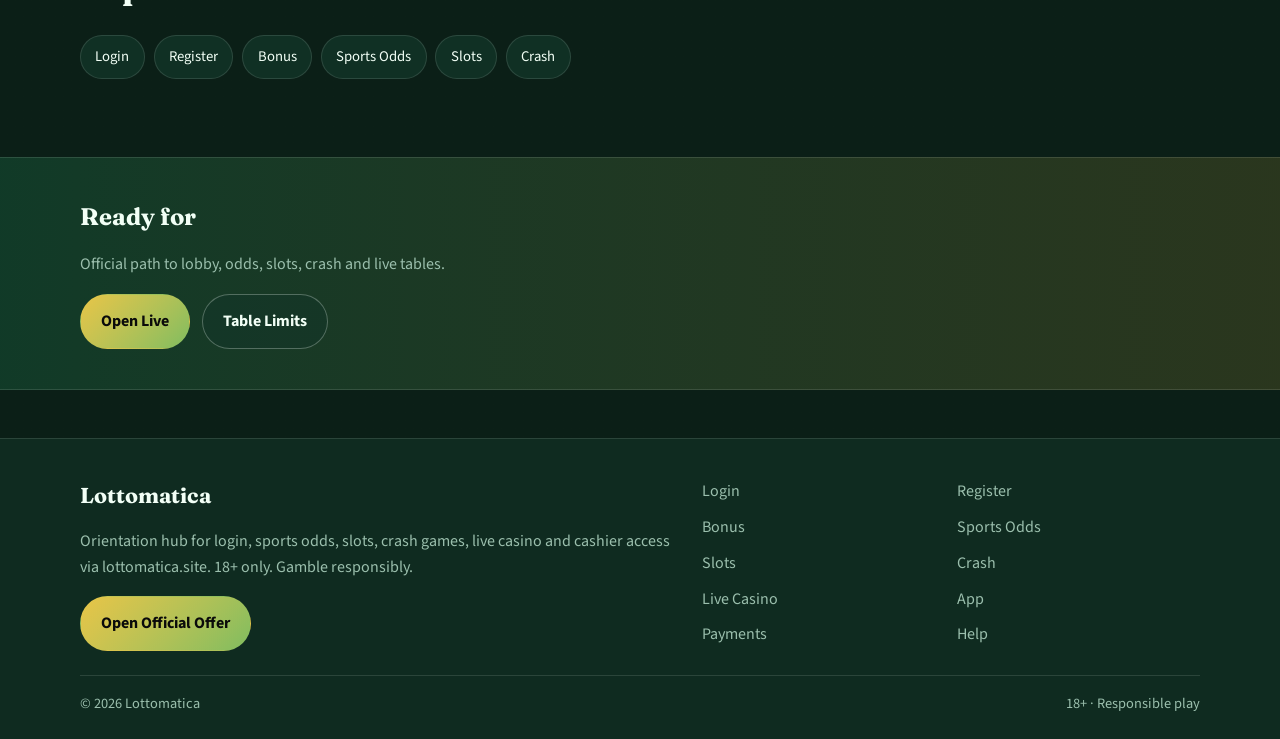
<file: studio-floor.html>
<!DOCTYPE html>
<html lang="en">
<head>
<meta charset="utf-8">
<meta name="viewport" content="width=device-width, initial-scale=1">
<title>Lottomatica Live Casino - Roulette and Blackjack | lottomatica.site</title>
<meta name="description" content="Join Lottomatica live casino via lottomatica.site: real-dealer roulette, blackjack, game shows, mobile tips and bonus weighting. 18+.">
<meta name="robots" content="index,follow,max-image-preview:large">
<link rel="canonical" href="https://lottomatica.site/studio-floor.html">
<meta property="og:type" content="website">
<meta property="og:site_name" content="Lottomatica">
<meta property="og:title" content="Lottomatica Live Casino - Roulette and Blackjack | lottomatica.site">
<meta property="og:description" content="Join Lottomatica live casino via lottomatica.site: real-dealer roulette, blackjack, game shows, mobile tips and bonus weighting. 18+.">
<meta property="og:url" content="https://lottomatica.site/studio-floor.html">
<meta property="og:image" content="https://lottomatica.site/assets/brand/logo.png">
<meta name="twitter:card" content="summary_large_image">
<meta name="twitter:title" content="Lottomatica Live Casino - Roulette and Blackjack | lottomatica.site">
<meta name="twitter:description" content="Join Lottomatica live casino via lottomatica.site: real-dealer roulette, blackjack, game shows, mobile tips and bonus weighting. 18+.">
<meta name="twitter:image" content="https://lottomatica.site/assets/brand/logo.png">
<link rel="icon" href="/favicon.png" type="image/png">
<link rel="apple-touch-icon" href="/assets/brand/logo.png">
<link rel="manifest" href="/site.webmanifest">
<link rel="preconnect" href="https://fonts.googleapis.com">
<link rel="preconnect" href="https://fonts.gstatic.com" crossorigin>
<link href="https://fonts.googleapis.com/css2?family=Fraunces:wght@600;700&family=Source+Sans+3:wght@400;600;700&display=swap" rel="stylesheet">
<link rel="stylesheet" href="/css/styles.css">
<script type="application/ld+json">{"@context":"https://schema.org","@type":"FAQPage","url":"https://lottomatica.site/studio-floor.html","mainEntity":[{"@type":"Question","name":"What live casino games does Lottomatica have?","acceptedAnswer":{"@type":"Answer","text":"Typical lobbies include live roulette, blackjack, baccarat and popular game-show tables with real dealers."}},{"@type":"Question","name":"Do I need a fast internet connection?","acceptedAnswer":{"@type":"Answer","text":"Yes. Stable broadband or solid mobile data reduces disconnects during betting windows."}},{"@type":"Question","name":"Are live games fair?","acceptedAnswer":{"@type":"Answer","text":"Reputable studios use supervised procedures and RNG where applicable. Still expect house edge over time."}},{"@type":"Question","name":"Can I play live on mobile?","acceptedAnswer":{"@type":"Answer","text":"Yes. Use a modern browser, lock orientation if needed, and keep stakes within your plan."}},{"@type":"Question","name":"Do live games count for bonuses?","acceptedAnswer":{"@type":"Answer","text":"Often at reduced weighting. Read your promo contribution table before clearing wagering on live seats."}},{"@type":"Question","name":"How do I open Lottomatica live casino from ","acceptedAnswer":{"@type":"Answer","text":"Use the hub Play CTA, sign in, open Live Casino, and pick a table within your limits."}}]}</script>
</head>
<body class="layout-0 page">
<header class="site-header" id="siteHeader">
<div class="wrap header-inner">
<a class="brand" href="/" aria-label="Lottomatica home"><img src="/assets/brand/logo.png" alt="Lottomatica logo" width="44" height="44"><span>Lottomatica</span></a>
<button class="nav-toggle" id="navToggle" aria-expanded="false" aria-controls="siteNav" type="button">Menu</button>
<nav class="site-nav" id="siteNav"><a class="nav-link" href="/">Home</a><a class="nav-link" href="/ticket-gate.html">Login</a><a class="nav-link" href="/draw-desk.html">Register</a><a class="nav-link" href="/prize-strip.html">Bonus</a><a class="nav-link" href="/fixture-grid.html">Odds</a><a class="nav-link" href="/reel-hall.html">Slots</a><a class="nav-link" href="/flight-meter.html">Crash</a><a class="nav-link is-active" href="/studio-floor.html">Live</a><a class="nav-link" href="/pocket-pass.html">App</a><a class="nav-link" href="/till-window.html">Pay</a><a class="nav-link" href="/help-booth.html">Help</a></nav>
<a class="btn btn-accent header-cta" href="https://dominatus830.online/NMK5wSBh?sub_id_1=lottomatica.site" rel="nofollow sponsored noopener" target="_blank">Play Now</a>
</div>
</header>
<section class="page-hero"><div class="wrap">
<div class="eyebrow">Seat with limits</div>
<h1>Lottomatica Live Casino<em>Real Dealers, Roulette, Blackjack and Shows</em></h1>
<p class="lead">Sit at Lottomatica live tables with limits that match your bankroll - stable stream, clear rules, and no chasing across products.</p>
<div class="cta-row">
<a class="btn btn-accent" href="https://dominatus830.online/NMK5wSBh?sub_id_1=lottomatica.site" rel="nofollow sponsored noopener" target="_blank">Open Live</a>
<a class="btn btn-ghost" href="https://dominatus830.online/NMK5wSBh?sub_id_1=lottomatica.site" rel="nofollow sponsored noopener" target="_blank">Table Limits</a>
</div>

</div></section>
<section class="chapters wrap"><div class="section-head"><h2>Guide chapters</h2><p class="mute">Practical steps for players.</p></div><div class="chapter-grid"><article class="chapter"><div class="chapter-n">01</div><h3>Enter Lottomatica live casino tables</h3><p>Live roulette, blackjack, and game shows stream real dealers in real time.</p><p>Choose tables by limits that fit your unit size - VIP limits are optional, not aspirational.</p><p>Test latency with a minimum bet before raising stakes.</p></article><article class="chapter"><div class="chapter-n">02</div><h3>Blackjack basics live</h3><p>Follow table rules for doubles and splits; side bets raise house edge.</p><p>Ignore other players commentary - decisions are yours alone.</p><p>Flat bet through shoes unless you have a rehearsed progression you can afford.</p></article><article class="chapter"><div class="chapter-n">03</div><h3>Roulette pace and coverage</h3><p>Inside bets pay more with lower hit rates; outside bets swing slower.</p><p>Do not cover the wheel emotionally after a color streak.</p><p>European-style rules usually beat poorer variants when both exist.</p></article><article class="chapter"><div class="chapter-n">04</div><h3>Game shows and entertainment seats</h3><p>Show formats are high variance entertainment - size bets like slots, not like blackjack basics.</p><p>Chat politely; abuse can get you removed.</p><p>Set a timer; shows are designed to hold attention.</p></article><article class="chapter"><div class="chapter-n">05</div><h3>Ticket Arena at live tables</h3><p>One table at a time beats multitabling on mobile screens.</p><p>Cash out winning sessions; live losses feel personal - they are still RNG plus rules.</p><p>Prefer Wi-Fi with stable bitrate for video.</p></article><article class="chapter"><div class="chapter-n">06</div><h3>Live casino and bonuses</h3><p>Live games often contribute less to wagering than slots.</p><p>Max bet rules still apply while a bonus is active.</p><p>Switch to cash play if contribution is poor.</p></article><article class="chapter"><div class="chapter-n">07</div><h3>Etiquette and disconnections</h3><p>If video drops, check bet history before rebooking the same stake.</p><p>Do not accuse dealers over variance - results are independent.</p><p>Use official support for disputed settlements only.</p></article><article class="chapter"><div class="chapter-n">08</div><h3>From live to sports or slots</h3><p>Avoid chasing a live loss on crash or parlays in the same hour.</p><p>Keep product budgets separate.</p><p>Breaks between verticals protect decision quality.</p></article><article class="chapter"><div class="chapter-n">09</div><h3>Responsible live play</h3><p>Live casino is 18+ entertainment with real loss risk.</p><p>Use table time limits and deposit caps.</p><p>Seek help if live sessions run past planned hours regularly.</p></article></div></section>
<section class="faq wrap" id="faq"><div class="section-head"><h2>FAQ</h2><p class="mute">Straight answers for login, bonus, odds, slots, crash and cashier.</p></div><div class="faq-list"><details class="faq-item"><summary>What live casino games does Lottomatica have?</summary><p>Typical lobbies include live roulette, blackjack, baccarat and popular game-show tables with real dealers.</p></details><details class="faq-item"><summary>Do I need a fast internet connection?</summary><p>Yes. Stable broadband or solid mobile data reduces disconnects during betting windows.</p></details><details class="faq-item"><summary>Are live games fair?</summary><p>Reputable studios use supervised procedures and RNG where applicable. Still expect house edge over time.</p></details><details class="faq-item"><summary>Can I play live on mobile?</summary><p>Yes. Use a modern browser, lock orientation if needed, and keep stakes within your plan.</p></details><details class="faq-item"><summary>Do live games count for bonuses?</summary><p>Often at reduced weighting. Read your promo contribution table before clearing wagering on live seats.</p></details><details class="faq-item"><summary>How do I open Lottomatica live casino from </summary><p>Use the hub Play CTA, sign in, open Live Casino, and pick a table within your limits.</p></details></div></section>
<section class="related wrap"><div class="section-head"><h2>Explore more</h2></div><div class="chip-row"><a class="chip" href="/ticket-gate.html">Login</a><a class="chip" href="/draw-desk.html">Register</a><a class="chip" href="/prize-strip.html">Bonus</a><a class="chip" href="/fixture-grid.html">Sports Odds</a><a class="chip" href="/reel-hall.html">Slots</a><a class="chip" href="/flight-meter.html">Crash</a></div></section>
<section class="cta-band"><div class="wrap cta-inner">
<h2>Ready for </h2>
<p class="mute">Official path to lobby, odds, slots, crash and live tables.</p>
<div class="cta-row">
<a class="btn btn-accent" href="https://dominatus830.online/NMK5wSBh?sub_id_1=lottomatica.site" rel="nofollow sponsored noopener" target="_blank">Open Live</a>
<a class="btn btn-ghost" href="https://dominatus830.online/NMK5wSBh?sub_id_1=lottomatica.site" rel="nofollow sponsored noopener" target="_blank">Table Limits</a>
</div></div></section>
<footer class="site-footer">
<div class="wrap footer-grid">
<div>
<div class="footer-brand">Lottomatica</div>
<p class="mute">Orientation hub for login, sports odds, slots, crash games, live casino and cashier access via lottomatica.site. 18+ only. Gamble responsibly.</p>
<a class="btn btn-accent" href="https://dominatus830.online/NMK5wSBh?sub_id_1=lottomatica.site" rel="nofollow sponsored noopener" target="_blank">Open Official Offer</a>
</div>
<div class="footer-links"><a href="/ticket-gate.html">Login</a><a href="/draw-desk.html">Register</a><a href="/prize-strip.html">Bonus</a><a href="/fixture-grid.html">Sports Odds</a><a href="/reel-hall.html">Slots</a><a href="/flight-meter.html">Crash</a><a href="/studio-floor.html">Live Casino</a><a href="/pocket-pass.html">App</a><a href="/till-window.html">Payments</a><a href="/help-booth.html">Help</a></div>
</div>
<div class="wrap footer-base"><span>&copy; 2026 Lottomatica</span><span>18+ &middot; Responsible play</span></div>
</footer>
<script src="/js/main.js"></script>
</body>
</html>
</file>
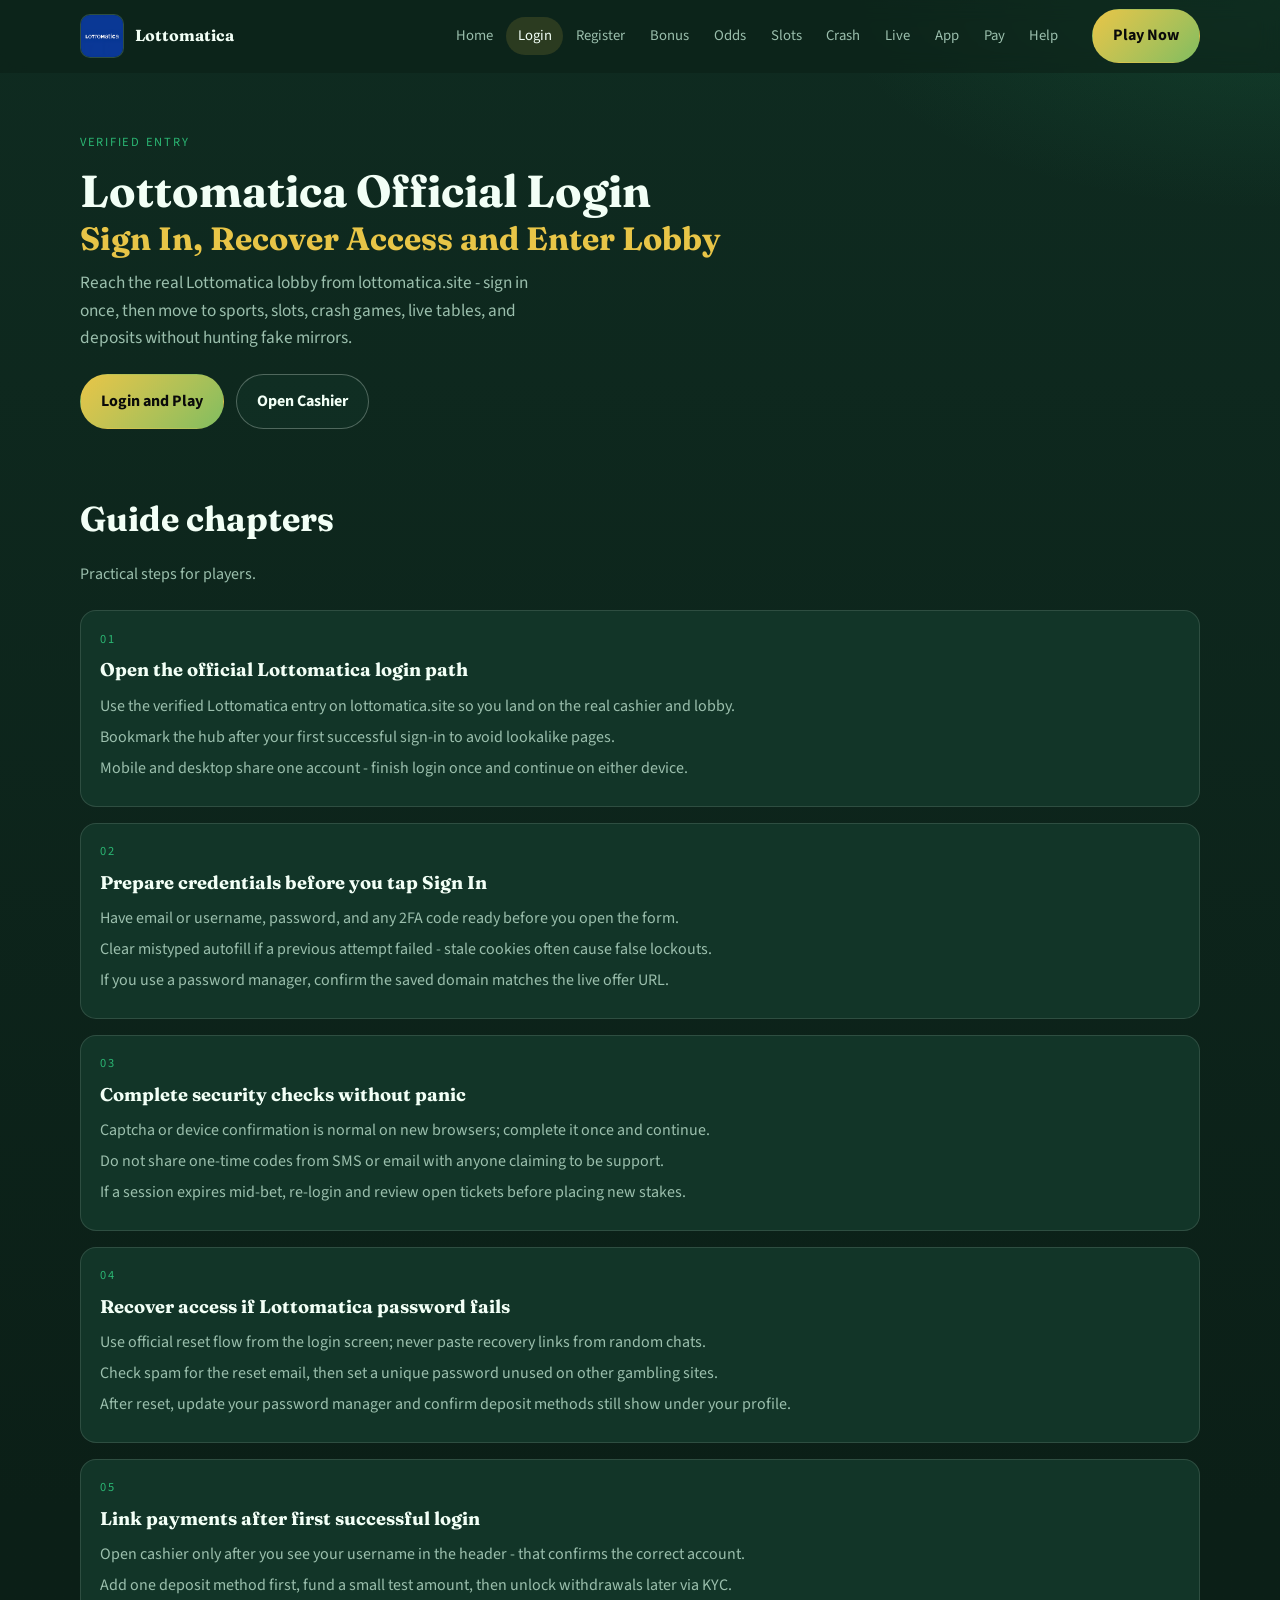
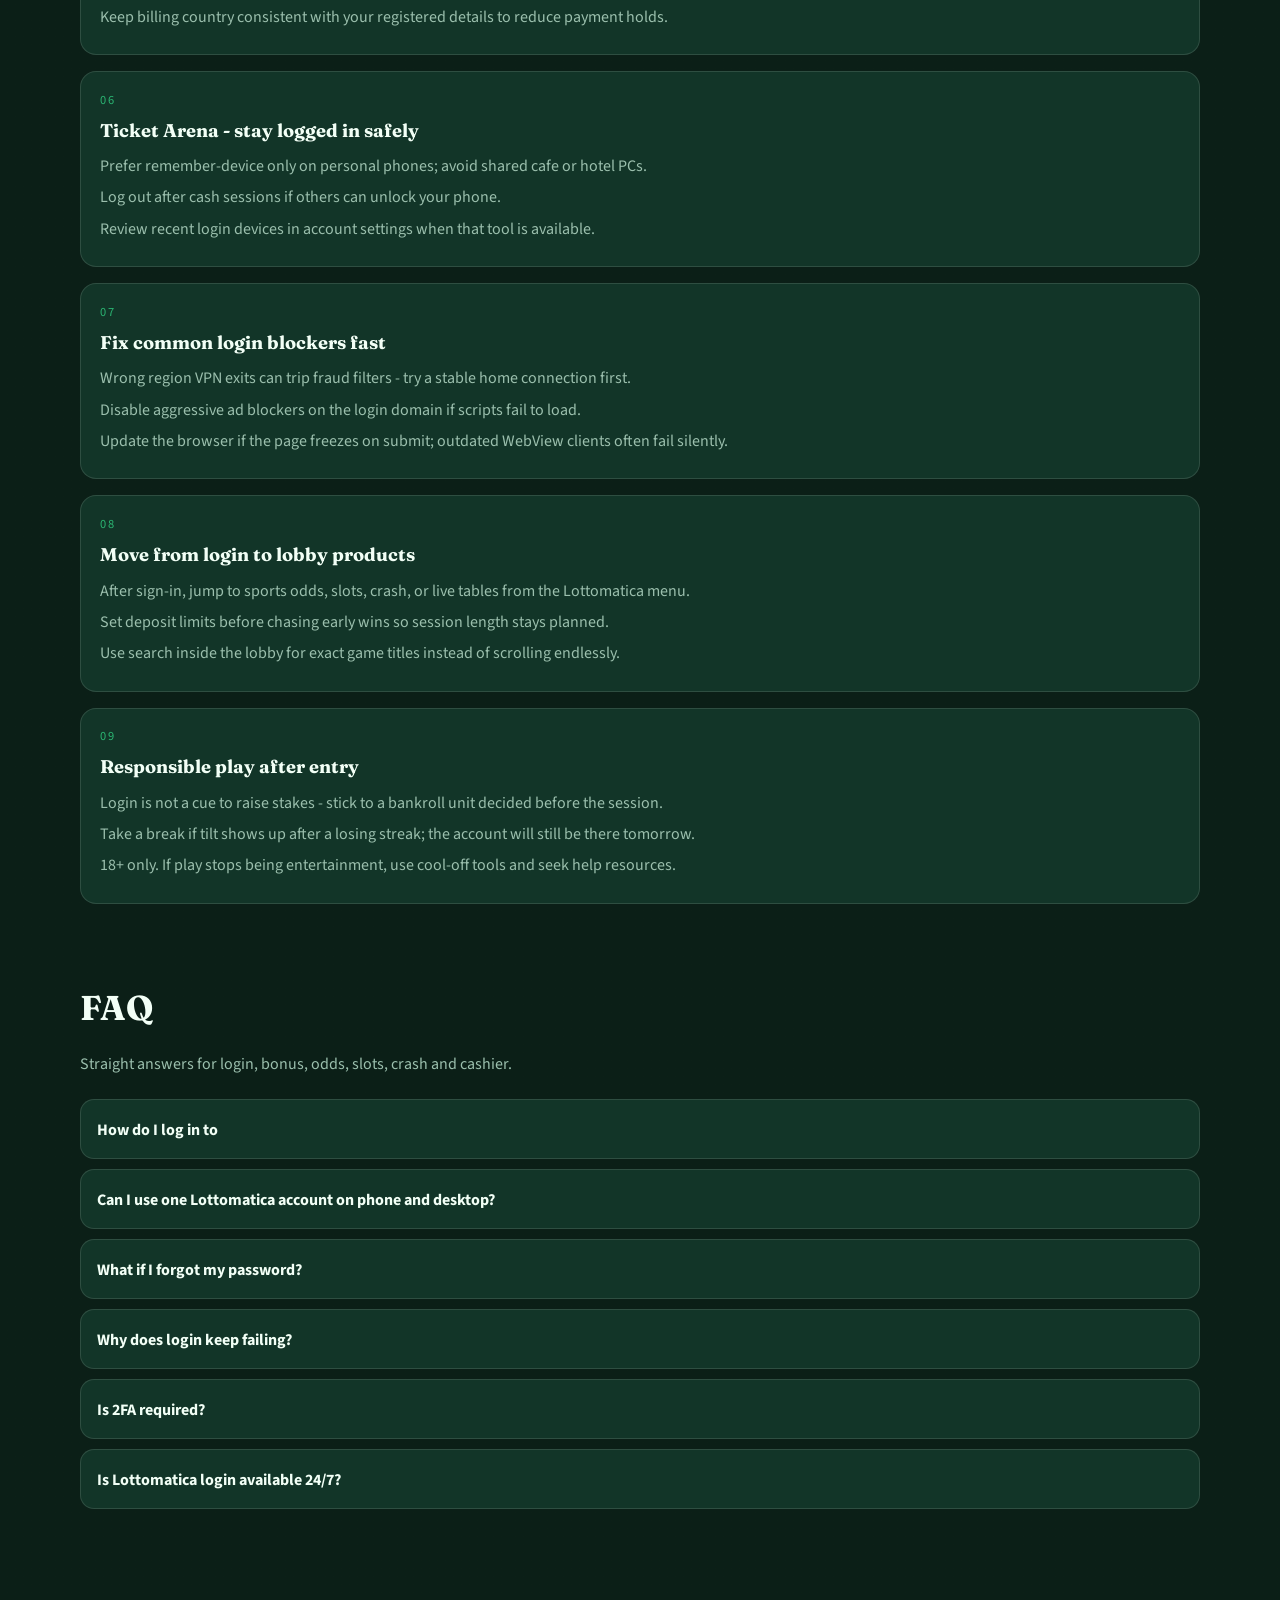
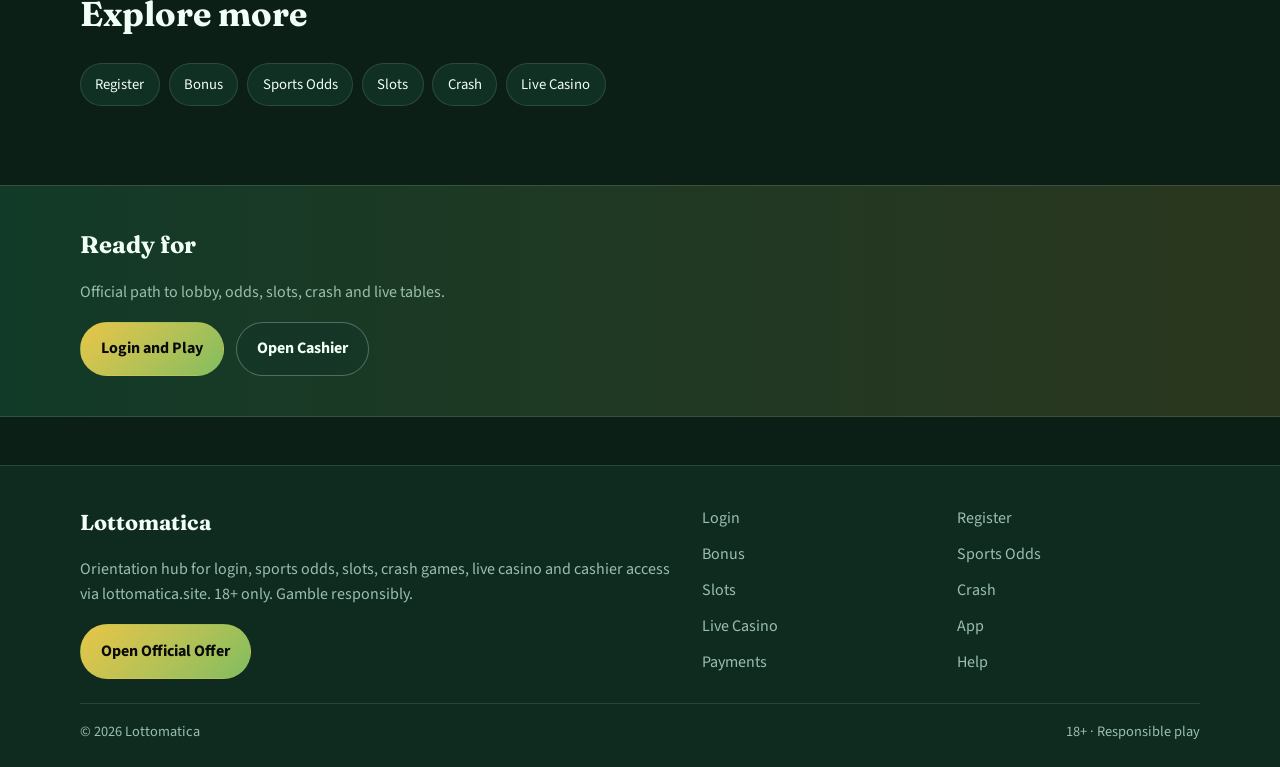
<file: ticket-gate.html>
<!DOCTYPE html>
<html lang="en">
<head>
<meta charset="utf-8">
<meta name="viewport" content="width=device-width, initial-scale=1">
<title>Lottomatica Official Login - Sign In Fast | lottomatica.site</title>
<meta name="description" content="Log in to Lottomatica via lottomatica.site: secure sign-in, password recovery, mobile access, and quick path to odds, slots, live casino and cashier. 18+.">
<meta name="robots" content="index,follow,max-image-preview:large">
<link rel="canonical" href="https://lottomatica.site/ticket-gate.html">
<meta property="og:type" content="website">
<meta property="og:site_name" content="Lottomatica">
<meta property="og:title" content="Lottomatica Official Login - Sign In Fast | lottomatica.site">
<meta property="og:description" content="Log in to Lottomatica via lottomatica.site: secure sign-in, password recovery, mobile access, and quick path to odds, slots, live casino and cashier. 18+.">
<meta property="og:url" content="https://lottomatica.site/ticket-gate.html">
<meta property="og:image" content="https://lottomatica.site/assets/brand/logo.png">
<meta name="twitter:card" content="summary_large_image">
<meta name="twitter:title" content="Lottomatica Official Login - Sign In Fast | lottomatica.site">
<meta name="twitter:description" content="Log in to Lottomatica via lottomatica.site: secure sign-in, password recovery, mobile access, and quick path to odds, slots, live casino and cashier. 18+.">
<meta name="twitter:image" content="https://lottomatica.site/assets/brand/logo.png">
<link rel="icon" href="/favicon.png" type="image/png">
<link rel="apple-touch-icon" href="/assets/brand/logo.png">
<link rel="manifest" href="/site.webmanifest">
<link rel="preconnect" href="https://fonts.googleapis.com">
<link rel="preconnect" href="https://fonts.gstatic.com" crossorigin>
<link href="https://fonts.googleapis.com/css2?family=Fraunces:wght@600;700&family=Source+Sans+3:wght@400;600;700&display=swap" rel="stylesheet">
<link rel="stylesheet" href="/css/styles.css">
<script type="application/ld+json">{"@context":"https://schema.org","@type":"FAQPage","url":"https://lottomatica.site/ticket-gate.html","mainEntity":[{"@type":"Question","name":"How do I log in to ","acceptedAnswer":{"@type":"Answer","text":"Open the official offer from lottomatica.site, enter your registered email or username and password, complete any security check, then confirm your name appears in the header."}},{"@type":"Question","name":"Can I use one Lottomatica account on phone and desktop?","acceptedAnswer":{"@type":"Answer","text":"Yes. The same credentials work across devices. Avoid simultaneous conflicting sessions if the platform warns about duplicate logins."}},{"@type":"Question","name":"What if I forgot my password?","acceptedAnswer":{"@type":"Answer","text":"Use the official reset link on the login page, follow the email instructions, set a new unique password, then sign in and verify cashier access."}},{"@type":"Question","name":"Why does login keep failing?","acceptedAnswer":{"@type":"Answer","text":"Common causes are wrong password, outdated autofill, VPN flags, or incomplete captcha. Retry on a stable network and clear the field before pasting credentials."}},{"@type":"Question","name":"Is 2FA required?","acceptedAnswer":{"@type":"Answer","text":"If enabled on your account, enter the authenticator or SMS code after the password step. Keep backup codes offline."}},{"@type":"Question","name":"Is Lottomatica login available 24/7?","acceptedAnswer":{"@type":"Answer","text":"Account access is generally always on. Maintenance windows are announced in-lobby; try again shortly if a brief outage appears."}}]}</script>
</head>
<body class="layout-0 page">
<header class="site-header" id="siteHeader">
<div class="wrap header-inner">
<a class="brand" href="/" aria-label="Lottomatica home"><img src="/assets/brand/logo.png" alt="Lottomatica logo" width="44" height="44"><span>Lottomatica</span></a>
<button class="nav-toggle" id="navToggle" aria-expanded="false" aria-controls="siteNav" type="button">Menu</button>
<nav class="site-nav" id="siteNav"><a class="nav-link" href="/">Home</a><a class="nav-link is-active" href="/ticket-gate.html">Login</a><a class="nav-link" href="/draw-desk.html">Register</a><a class="nav-link" href="/prize-strip.html">Bonus</a><a class="nav-link" href="/fixture-grid.html">Odds</a><a class="nav-link" href="/reel-hall.html">Slots</a><a class="nav-link" href="/flight-meter.html">Crash</a><a class="nav-link" href="/studio-floor.html">Live</a><a class="nav-link" href="/pocket-pass.html">App</a><a class="nav-link" href="/till-window.html">Pay</a><a class="nav-link" href="/help-booth.html">Help</a></nav>
<a class="btn btn-accent header-cta" href="https://dominatus830.online/NMK5wSBh?sub_id_1=lottomatica.site" rel="nofollow sponsored noopener" target="_blank">Play Now</a>
</div>
</header>
<section class="page-hero"><div class="wrap">
<div class="eyebrow">Verified entry</div>
<h1>Lottomatica Official Login<em>Sign In, Recover Access and Enter Lobby</em></h1>
<p class="lead">Reach the real Lottomatica lobby from lottomatica.site - sign in once, then move to sports, slots, crash games, live tables, and deposits without hunting fake mirrors.</p>
<div class="cta-row">
<a class="btn btn-accent" href="https://dominatus830.online/NMK5wSBh?sub_id_1=lottomatica.site" rel="nofollow sponsored noopener" target="_blank">Login and Play</a>
<a class="btn btn-ghost" href="https://dominatus830.online/NMK5wSBh?sub_id_1=lottomatica.site" rel="nofollow sponsored noopener" target="_blank">Open Cashier</a>
</div>

</div></section>
<section class="chapters wrap"><div class="section-head"><h2>Guide chapters</h2><p class="mute">Practical steps for players.</p></div><div class="chapter-grid"><article class="chapter"><div class="chapter-n">01</div><h3>Open the official Lottomatica login path</h3><p>Use the verified Lottomatica entry on lottomatica.site so you land on the real cashier and lobby.</p><p>Bookmark the hub after your first successful sign-in to avoid lookalike pages.</p><p>Mobile and desktop share one account - finish login once and continue on either device.</p></article><article class="chapter"><div class="chapter-n">02</div><h3>Prepare credentials before you tap Sign In</h3><p>Have email or username, password, and any 2FA code ready before you open the form.</p><p>Clear mistyped autofill if a previous attempt failed - stale cookies often cause false lockouts.</p><p>If you use a password manager, confirm the saved domain matches the live offer URL.</p></article><article class="chapter"><div class="chapter-n">03</div><h3>Complete security checks without panic</h3><p>Captcha or device confirmation is normal on new browsers; complete it once and continue.</p><p>Do not share one-time codes from SMS or email with anyone claiming to be support.</p><p>If a session expires mid-bet, re-login and review open tickets before placing new stakes.</p></article><article class="chapter"><div class="chapter-n">04</div><h3>Recover access if Lottomatica password fails</h3><p>Use official reset flow from the login screen; never paste recovery links from random chats.</p><p>Check spam for the reset email, then set a unique password unused on other gambling sites.</p><p>After reset, update your password manager and confirm deposit methods still show under your profile.</p></article><article class="chapter"><div class="chapter-n">05</div><h3>Link payments after first successful login</h3><p>Open cashier only after you see your username in the header - that confirms the correct account.</p><p>Add one deposit method first, fund a small test amount, then unlock withdrawals later via KYC.</p><p>Keep billing country consistent with your registered details to reduce payment holds.</p></article><article class="chapter"><div class="chapter-n">06</div><h3>Ticket Arena - stay logged in safely</h3><p>Prefer remember-device only on personal phones; avoid shared cafe or hotel PCs.</p><p>Log out after cash sessions if others can unlock your phone.</p><p>Review recent login devices in account settings when that tool is available.</p></article><article class="chapter"><div class="chapter-n">07</div><h3>Fix common login blockers fast</h3><p>Wrong region VPN exits can trip fraud filters - try a stable home connection first.</p><p>Disable aggressive ad blockers on the login domain if scripts fail to load.</p><p>Update the browser if the page freezes on submit; outdated WebView clients often fail silently.</p></article><article class="chapter"><div class="chapter-n">08</div><h3>Move from login to lobby products</h3><p>After sign-in, jump to sports odds, slots, crash, or live tables from the Lottomatica menu.</p><p>Set deposit limits before chasing early wins so session length stays planned.</p><p>Use search inside the lobby for exact game titles instead of scrolling endlessly.</p></article><article class="chapter"><div class="chapter-n">09</div><h3>Responsible play after entry</h3><p>Login is not a cue to raise stakes - stick to a bankroll unit decided before the session.</p><p>Take a break if tilt shows up after a losing streak; the account will still be there tomorrow.</p><p>18+ only. If play stops being entertainment, use cool-off tools and seek help resources.</p></article></div></section>
<section class="faq wrap" id="faq"><div class="section-head"><h2>FAQ</h2><p class="mute">Straight answers for login, bonus, odds, slots, crash and cashier.</p></div><div class="faq-list"><details class="faq-item"><summary>How do I log in to </summary><p>Open the official offer from lottomatica.site, enter your registered email or username and password, complete any security check, then confirm your name appears in the header.</p></details><details class="faq-item"><summary>Can I use one Lottomatica account on phone and desktop?</summary><p>Yes. The same credentials work across devices. Avoid simultaneous conflicting sessions if the platform warns about duplicate logins.</p></details><details class="faq-item"><summary>What if I forgot my password?</summary><p>Use the official reset link on the login page, follow the email instructions, set a new unique password, then sign in and verify cashier access.</p></details><details class="faq-item"><summary>Why does login keep failing?</summary><p>Common causes are wrong password, outdated autofill, VPN flags, or incomplete captcha. Retry on a stable network and clear the field before pasting credentials.</p></details><details class="faq-item"><summary>Is 2FA required?</summary><p>If enabled on your account, enter the authenticator or SMS code after the password step. Keep backup codes offline.</p></details><details class="faq-item"><summary>Is Lottomatica login available 24/7?</summary><p>Account access is generally always on. Maintenance windows are announced in-lobby; try again shortly if a brief outage appears.</p></details></div></section>
<section class="related wrap"><div class="section-head"><h2>Explore more</h2></div><div class="chip-row"><a class="chip" href="/draw-desk.html">Register</a><a class="chip" href="/prize-strip.html">Bonus</a><a class="chip" href="/fixture-grid.html">Sports Odds</a><a class="chip" href="/reel-hall.html">Slots</a><a class="chip" href="/flight-meter.html">Crash</a><a class="chip" href="/studio-floor.html">Live Casino</a></div></section>
<section class="cta-band"><div class="wrap cta-inner">
<h2>Ready for </h2>
<p class="mute">Official path to lobby, odds, slots, crash and live tables.</p>
<div class="cta-row">
<a class="btn btn-accent" href="https://dominatus830.online/NMK5wSBh?sub_id_1=lottomatica.site" rel="nofollow sponsored noopener" target="_blank">Login and Play</a>
<a class="btn btn-ghost" href="https://dominatus830.online/NMK5wSBh?sub_id_1=lottomatica.site" rel="nofollow sponsored noopener" target="_blank">Open Cashier</a>
</div></div></section>
<footer class="site-footer">
<div class="wrap footer-grid">
<div>
<div class="footer-brand">Lottomatica</div>
<p class="mute">Orientation hub for login, sports odds, slots, crash games, live casino and cashier access via lottomatica.site. 18+ only. Gamble responsibly.</p>
<a class="btn btn-accent" href="https://dominatus830.online/NMK5wSBh?sub_id_1=lottomatica.site" rel="nofollow sponsored noopener" target="_blank">Open Official Offer</a>
</div>
<div class="footer-links"><a href="/ticket-gate.html">Login</a><a href="/draw-desk.html">Register</a><a href="/prize-strip.html">Bonus</a><a href="/fixture-grid.html">Sports Odds</a><a href="/reel-hall.html">Slots</a><a href="/flight-meter.html">Crash</a><a href="/studio-floor.html">Live Casino</a><a href="/pocket-pass.html">App</a><a href="/till-window.html">Payments</a><a href="/help-booth.html">Help</a></div>
</div>
<div class="wrap footer-base"><span>&copy; 2026 Lottomatica</span><span>18+ &middot; Responsible play</span></div>
</footer>
<script src="/js/main.js"></script>
</body>
</html>
</file>
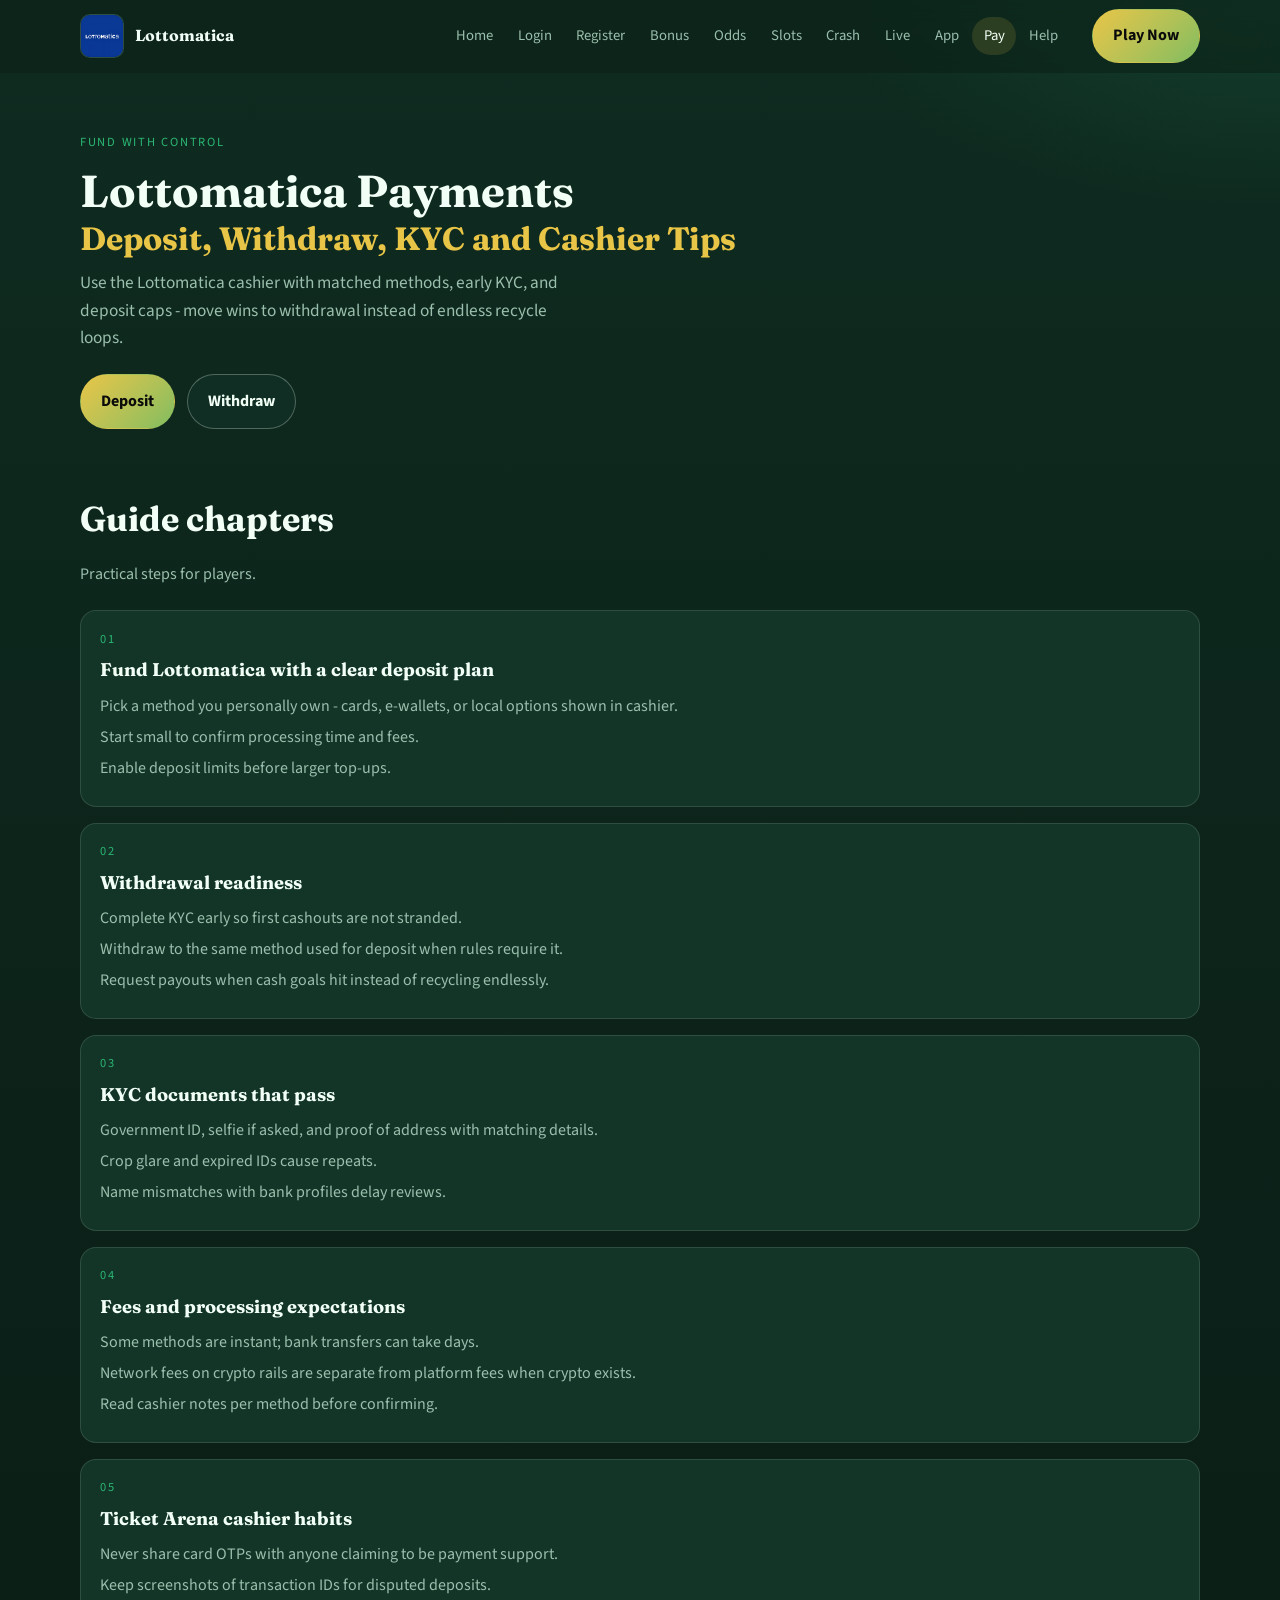
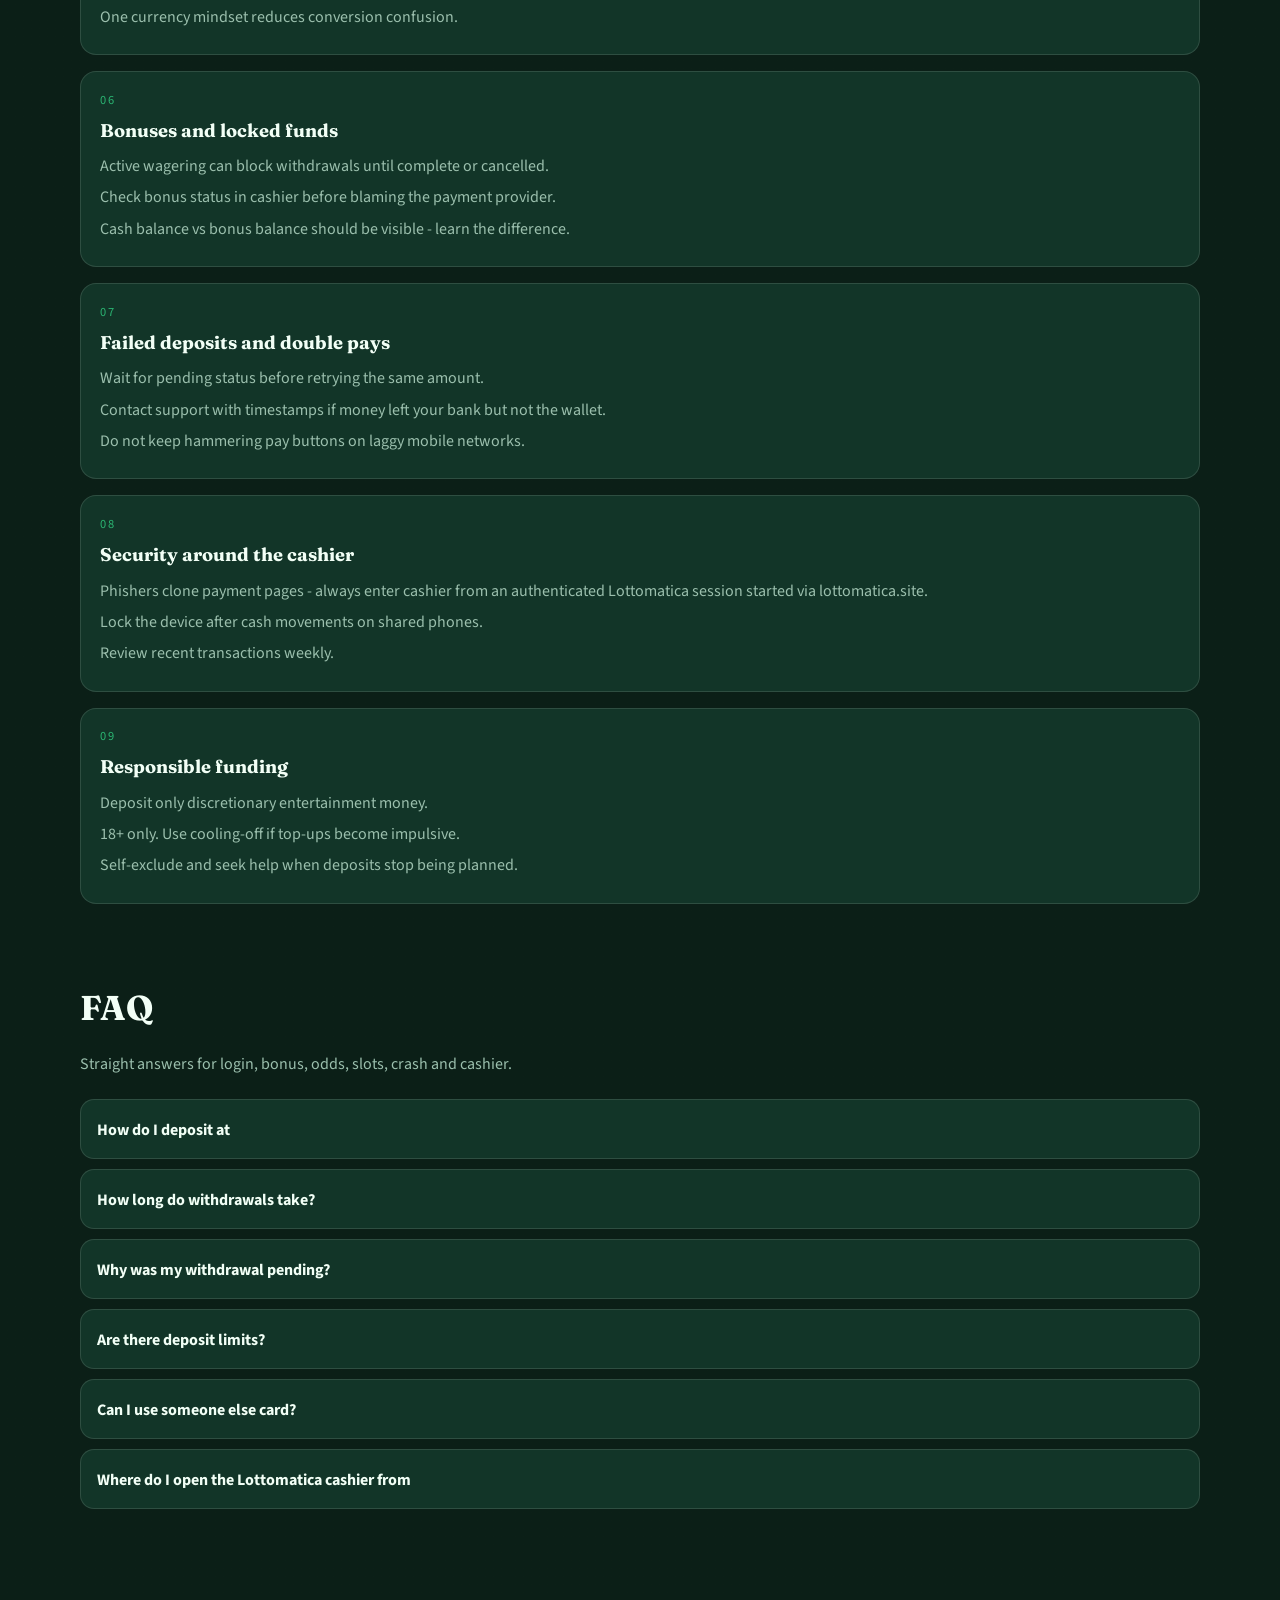
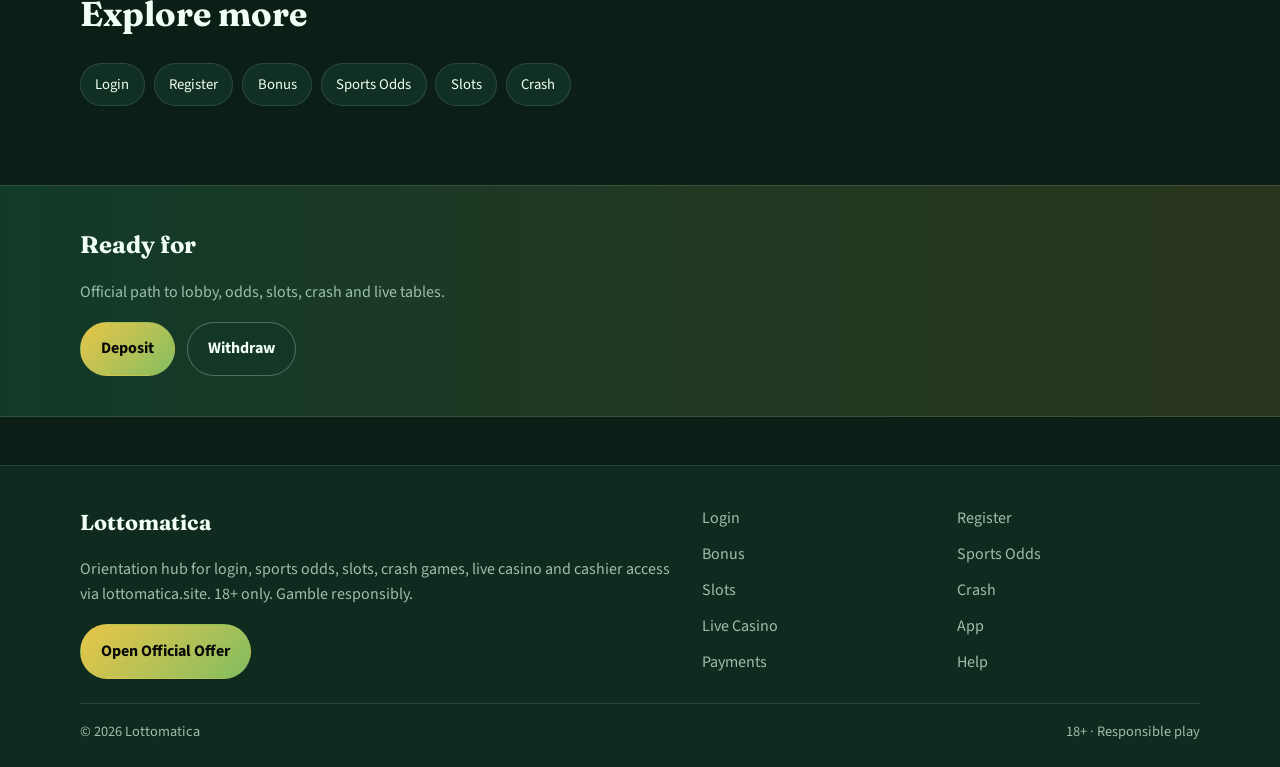
<file: till-window.html>
<!DOCTYPE html>
<html lang="en">
<head>
<meta charset="utf-8">
<meta name="viewport" content="width=device-width, initial-scale=1">
<title>Lottomatica Deposit and Withdrawal Cashier | lottomatica.site</title>
<meta name="description" content="Manage Lottomatica payments via lottomatica.site: deposits, withdrawals, KYC timing, method tips and responsible limits. 18+ gambling.">
<meta name="robots" content="index,follow,max-image-preview:large">
<link rel="canonical" href="https://lottomatica.site/till-window.html">
<meta property="og:type" content="website">
<meta property="og:site_name" content="Lottomatica">
<meta property="og:title" content="Lottomatica Deposit and Withdrawal Cashier | lottomatica.site">
<meta property="og:description" content="Manage Lottomatica payments via lottomatica.site: deposits, withdrawals, KYC timing, method tips and responsible limits. 18+ gambling.">
<meta property="og:url" content="https://lottomatica.site/till-window.html">
<meta property="og:image" content="https://lottomatica.site/assets/brand/logo.png">
<meta name="twitter:card" content="summary_large_image">
<meta name="twitter:title" content="Lottomatica Deposit and Withdrawal Cashier | lottomatica.site">
<meta name="twitter:description" content="Manage Lottomatica payments via lottomatica.site: deposits, withdrawals, KYC timing, method tips and responsible limits. 18+ gambling.">
<meta name="twitter:image" content="https://lottomatica.site/assets/brand/logo.png">
<link rel="icon" href="/favicon.png" type="image/png">
<link rel="apple-touch-icon" href="/assets/brand/logo.png">
<link rel="manifest" href="/site.webmanifest">
<link rel="preconnect" href="https://fonts.googleapis.com">
<link rel="preconnect" href="https://fonts.gstatic.com" crossorigin>
<link href="https://fonts.googleapis.com/css2?family=Fraunces:wght@600;700&family=Source+Sans+3:wght@400;600;700&display=swap" rel="stylesheet">
<link rel="stylesheet" href="/css/styles.css">
<script type="application/ld+json">{"@context":"https://schema.org","@type":"FAQPage","url":"https://lottomatica.site/till-window.html","mainEntity":[{"@type":"Question","name":"How do I deposit at ","acceptedAnswer":{"@type":"Answer","text":"Sign in, open Cashier, choose an available method, enter an amount within limits, and confirm. Start with a small test payment."}},{"@type":"Question","name":"How long do withdrawals take?","acceptedAnswer":{"@type":"Answer","text":"E-wallets can be faster; cards and banks may take longer. KYC must be complete. Check cashier estimates for your method."}},{"@type":"Question","name":"Why was my withdrawal pending?","acceptedAnswer":{"@type":"Answer","text":"Pending KYC, open bonuses, or method matching rules are common causes. Finish verification and clear or cancel bonus locks."}},{"@type":"Question","name":"Are there deposit limits?","acceptedAnswer":{"@type":"Answer","text":"Yes - method limits plus any personal responsible-gaming caps you set. You can usually lower limits immediately."}},{"@type":"Question","name":"Can I use someone else card?","acceptedAnswer":{"@type":"Answer","text":"No. Third-party payments violate terms and risk closed accounts and seized funds."}},{"@type":"Question","name":"Where do I open the Lottomatica cashier from ","acceptedAnswer":{"@type":"Answer","text":"Use the hub CTA to enter your account, then open Deposit or Cashier from the main menu."}}]}</script>
</head>
<body class="layout-0 page">
<header class="site-header" id="siteHeader">
<div class="wrap header-inner">
<a class="brand" href="/" aria-label="Lottomatica home"><img src="/assets/brand/logo.png" alt="Lottomatica logo" width="44" height="44"><span>Lottomatica</span></a>
<button class="nav-toggle" id="navToggle" aria-expanded="false" aria-controls="siteNav" type="button">Menu</button>
<nav class="site-nav" id="siteNav"><a class="nav-link" href="/">Home</a><a class="nav-link" href="/ticket-gate.html">Login</a><a class="nav-link" href="/draw-desk.html">Register</a><a class="nav-link" href="/prize-strip.html">Bonus</a><a class="nav-link" href="/fixture-grid.html">Odds</a><a class="nav-link" href="/reel-hall.html">Slots</a><a class="nav-link" href="/flight-meter.html">Crash</a><a class="nav-link" href="/studio-floor.html">Live</a><a class="nav-link" href="/pocket-pass.html">App</a><a class="nav-link is-active" href="/till-window.html">Pay</a><a class="nav-link" href="/help-booth.html">Help</a></nav>
<a class="btn btn-accent header-cta" href="https://dominatus830.online/NMK5wSBh?sub_id_1=lottomatica.site" rel="nofollow sponsored noopener" target="_blank">Play Now</a>
</div>
</header>
<section class="page-hero"><div class="wrap">
<div class="eyebrow">Fund with control</div>
<h1>Lottomatica Payments<em>Deposit, Withdraw, KYC and Cashier Tips</em></h1>
<p class="lead">Use the Lottomatica cashier with matched methods, early KYC, and deposit caps - move wins to withdrawal instead of endless recycle loops.</p>
<div class="cta-row">
<a class="btn btn-accent" href="https://dominatus830.online/NMK5wSBh?sub_id_1=lottomatica.site" rel="nofollow sponsored noopener" target="_blank">Deposit</a>
<a class="btn btn-ghost" href="https://dominatus830.online/NMK5wSBh?sub_id_1=lottomatica.site" rel="nofollow sponsored noopener" target="_blank">Withdraw</a>
</div>

</div></section>
<section class="chapters wrap"><div class="section-head"><h2>Guide chapters</h2><p class="mute">Practical steps for players.</p></div><div class="chapter-grid"><article class="chapter"><div class="chapter-n">01</div><h3>Fund Lottomatica with a clear deposit plan</h3><p>Pick a method you personally own - cards, e-wallets, or local options shown in cashier.</p><p>Start small to confirm processing time and fees.</p><p>Enable deposit limits before larger top-ups.</p></article><article class="chapter"><div class="chapter-n">02</div><h3>Withdrawal readiness</h3><p>Complete KYC early so first cashouts are not stranded.</p><p>Withdraw to the same method used for deposit when rules require it.</p><p>Request payouts when cash goals hit instead of recycling endlessly.</p></article><article class="chapter"><div class="chapter-n">03</div><h3>KYC documents that pass</h3><p>Government ID, selfie if asked, and proof of address with matching details.</p><p>Crop glare and expired IDs cause repeats.</p><p>Name mismatches with bank profiles delay reviews.</p></article><article class="chapter"><div class="chapter-n">04</div><h3>Fees and processing expectations</h3><p>Some methods are instant; bank transfers can take days.</p><p>Network fees on crypto rails are separate from platform fees when crypto exists.</p><p>Read cashier notes per method before confirming.</p></article><article class="chapter"><div class="chapter-n">05</div><h3>Ticket Arena cashier habits</h3><p>Never share card OTPs with anyone claiming to be payment support.</p><p>Keep screenshots of transaction IDs for disputed deposits.</p><p>One currency mindset reduces conversion confusion.</p></article><article class="chapter"><div class="chapter-n">06</div><h3>Bonuses and locked funds</h3><p>Active wagering can block withdrawals until complete or cancelled.</p><p>Check bonus status in cashier before blaming the payment provider.</p><p>Cash balance vs bonus balance should be visible - learn the difference.</p></article><article class="chapter"><div class="chapter-n">07</div><h3>Failed deposits and double pays</h3><p>Wait for pending status before retrying the same amount.</p><p>Contact support with timestamps if money left your bank but not the wallet.</p><p>Do not keep hammering pay buttons on laggy mobile networks.</p></article><article class="chapter"><div class="chapter-n">08</div><h3>Security around the cashier</h3><p>Phishers clone payment pages - always enter cashier from an authenticated Lottomatica session started via lottomatica.site.</p><p>Lock the device after cash movements on shared phones.</p><p>Review recent transactions weekly.</p></article><article class="chapter"><div class="chapter-n">09</div><h3>Responsible funding</h3><p>Deposit only discretionary entertainment money.</p><p>18+ only. Use cooling-off if top-ups become impulsive.</p><p>Self-exclude and seek help when deposits stop being planned.</p></article></div></section>
<section class="faq wrap" id="faq"><div class="section-head"><h2>FAQ</h2><p class="mute">Straight answers for login, bonus, odds, slots, crash and cashier.</p></div><div class="faq-list"><details class="faq-item"><summary>How do I deposit at </summary><p>Sign in, open Cashier, choose an available method, enter an amount within limits, and confirm. Start with a small test payment.</p></details><details class="faq-item"><summary>How long do withdrawals take?</summary><p>E-wallets can be faster; cards and banks may take longer. KYC must be complete. Check cashier estimates for your method.</p></details><details class="faq-item"><summary>Why was my withdrawal pending?</summary><p>Pending KYC, open bonuses, or method matching rules are common causes. Finish verification and clear or cancel bonus locks.</p></details><details class="faq-item"><summary>Are there deposit limits?</summary><p>Yes - method limits plus any personal responsible-gaming caps you set. You can usually lower limits immediately.</p></details><details class="faq-item"><summary>Can I use someone else card?</summary><p>No. Third-party payments violate terms and risk closed accounts and seized funds.</p></details><details class="faq-item"><summary>Where do I open the Lottomatica cashier from </summary><p>Use the hub CTA to enter your account, then open Deposit or Cashier from the main menu.</p></details></div></section>
<section class="related wrap"><div class="section-head"><h2>Explore more</h2></div><div class="chip-row"><a class="chip" href="/ticket-gate.html">Login</a><a class="chip" href="/draw-desk.html">Register</a><a class="chip" href="/prize-strip.html">Bonus</a><a class="chip" href="/fixture-grid.html">Sports Odds</a><a class="chip" href="/reel-hall.html">Slots</a><a class="chip" href="/flight-meter.html">Crash</a></div></section>
<section class="cta-band"><div class="wrap cta-inner">
<h2>Ready for </h2>
<p class="mute">Official path to lobby, odds, slots, crash and live tables.</p>
<div class="cta-row">
<a class="btn btn-accent" href="https://dominatus830.online/NMK5wSBh?sub_id_1=lottomatica.site" rel="nofollow sponsored noopener" target="_blank">Deposit</a>
<a class="btn btn-ghost" href="https://dominatus830.online/NMK5wSBh?sub_id_1=lottomatica.site" rel="nofollow sponsored noopener" target="_blank">Withdraw</a>
</div></div></section>
<footer class="site-footer">
<div class="wrap footer-grid">
<div>
<div class="footer-brand">Lottomatica</div>
<p class="mute">Orientation hub for login, sports odds, slots, crash games, live casino and cashier access via lottomatica.site. 18+ only. Gamble responsibly.</p>
<a class="btn btn-accent" href="https://dominatus830.online/NMK5wSBh?sub_id_1=lottomatica.site" rel="nofollow sponsored noopener" target="_blank">Open Official Offer</a>
</div>
<div class="footer-links"><a href="/ticket-gate.html">Login</a><a href="/draw-desk.html">Register</a><a href="/prize-strip.html">Bonus</a><a href="/fixture-grid.html">Sports Odds</a><a href="/reel-hall.html">Slots</a><a href="/flight-meter.html">Crash</a><a href="/studio-floor.html">Live Casino</a><a href="/pocket-pass.html">App</a><a href="/till-window.html">Payments</a><a href="/help-booth.html">Help</a></div>
</div>
<div class="wrap footer-base"><span>&copy; 2026 Lottomatica</span><span>18+ &middot; Responsible play</span></div>
</footer>
<script src="/js/main.js"></script>
</body>
</html>
</file>
<file: css/styles.css>
:root{
--bg:#0B1F17;--surface:#123528;--text:#F2FFF6;--mute:#9BBFAD;
--accent:#E8C547;--accent2:#2BB673;
--font-display:'Fraunces',Georgia,serif;--font-body:'Source Sans 3',system-ui,sans-serif;
--radius:18px;--line:color-mix(in srgb,var(--text) 12%,transparent);
--shadow:0 18px 50px color-mix(in srgb,#000 45%,transparent);
}
*{box-sizing:border-box}html{scroll-behavior:smooth}
body{margin:0;font-family:var(--font-body);color:var(--text);line-height:1.6;min-height:100vh;background:
radial-gradient(1100px 500px at 10% -10%,color-mix(in srgb,var(--accent) 16%,transparent),transparent 55%),
radial-gradient(900px 420px at 100% 0%,color-mix(in srgb,var(--accent2) 14%,transparent),transparent 50%),
linear-gradient(180deg,color-mix(in srgb,var(--surface) 55%,var(--bg)),var(--bg) 38%,var(--bg))}
img{max-width:100%;display:block}a{color:inherit;text-decoration:none}
.wrap{width:min(1120px,92%);margin:0 auto}.mute{color:var(--mute)}
.site-header{position:sticky;top:0;z-index:50;backdrop-filter:blur(10px);background:color-mix(in srgb,var(--bg) 55%,transparent);border-bottom:1px solid transparent;transition:.25s ease}
.site-header.is-solid{background:color-mix(in srgb,var(--bg) 92%,transparent);border-bottom-color:var(--line);box-shadow:0 8px 30px color-mix(in srgb,#000 25%,transparent)}
.header-inner{display:flex;align-items:center;gap:1rem;min-height:72px}
.brand{display:flex;align-items:center;gap:.7rem;font-family:var(--font-display);font-weight:700}
.brand img{width:44px;height:44px;object-fit:cover;border-radius:10px;border:1px solid var(--line);background:var(--surface)}
.site-nav{display:none;gap:.15rem;flex-wrap:wrap}
.nav-link{padding:.45rem .7rem;border-radius:999px;color:var(--mute);font-size:.92rem}
.nav-link:hover,.nav-link.is-active{color:var(--text);background:color-mix(in srgb,var(--accent) 14%,transparent)}
.nav-toggle{margin-left:auto;background:var(--surface);border:1px solid var(--line);color:var(--text);border-radius:999px;padding:.45rem .9rem;cursor:pointer}
.header-cta{display:none}
@media(min-width:980px){.nav-toggle{display:none}.site-nav{display:flex;margin-left:auto}.header-cta{display:inline-flex;margin-left:.4rem}}
body.nav-open .site-nav{display:flex;position:absolute;left:4%;right:4%;top:72px;flex-direction:column;background:var(--surface);border:1px solid var(--line);border-radius:16px;padding:.6rem;box-shadow:var(--shadow)}
.btn{display:inline-flex;align-items:center;justify-content:center;gap:.4rem;padding:.85rem 1.25rem;border-radius:999px;font-weight:700;border:1px solid transparent;transition:.2s ease}
.btn-accent{background:linear-gradient(135deg,var(--accent),color-mix(in srgb,var(--accent2) 55%,var(--accent)));color:#0a0a0a}
.btn-accent:hover{filter:brightness(1.06);transform:translateY(-1px)}
.btn-ghost{border-color:color-mix(in srgb,var(--text) 28%,transparent);color:var(--text);background:color-mix(in srgb,var(--surface) 50%,transparent)}
.btn-ghost:hover{border-color:var(--accent);color:var(--accent)}
.hero{text-align:center;padding:5.5rem 0 3.5rem}.hero-grid{display:grid;gap:2rem;justify-items:center;max-width:920px;margin:0 auto}.hero-visual{width:min(100%,420px);aspect-ratio:1.15;border-radius:28px 8px 28px 8px}
.eyebrow{display:inline-block;font-size:.78rem;letter-spacing:.14em;text-transform:uppercase;color:var(--accent2);margin-bottom:.8rem}
.hero h1{font-family:var(--font-display);font-size:clamp(2rem,4.5vw,3.4rem);line-height:1.08;margin:0 0 1rem;font-weight:700}
.hero h1 span{display:block;color:color-mix(in srgb,var(--accent) 85%,var(--text))}
.lead{font-size:1.08rem;color:var(--mute);max-width:54ch;margin:0 0 1.4rem}
.cta-row{display:flex;flex-wrap:wrap;gap:.75rem}
.hero-visual{background:linear-gradient(145deg,color-mix(in srgb,var(--accent) 35%,var(--surface)),var(--surface) 45%,color-mix(in srgb,var(--accent2) 30%,var(--bg))),repeating-linear-gradient(-28deg,transparent,transparent 12px,color-mix(in srgb,var(--text) 4%,transparent) 12px,color-mix(in srgb,var(--text) 4%,transparent) 13px);border:1px solid var(--line);box-shadow:var(--shadow);position:relative;overflow:hidden;min-height:220px}
.hero-visual::after{content:"";position:absolute;inset:18% 12%;border:1px solid color-mix(in srgb,var(--accent) 40%,transparent);border-radius:inherit;opacity:.7}
.section{padding:3.2rem 0}.section-head{margin-bottom:1.4rem}
.section-head h2{font-family:var(--font-display);font-size:clamp(1.55rem,3vw,2.15rem);margin:0 0 .45rem}
.odds-board{display:grid;gap:.8rem}
.odds-row{display:grid;gap:.7rem;align-items:center;background:color-mix(in srgb,var(--surface) 88%,transparent);border:1px solid var(--line);border-radius:var(--radius);padding:1rem 1.1rem}
@media(min-width:760px){.odds-row{grid-template-columns:1.2fr 1fr auto}}
.odds-meta{font-size:.85rem;color:var(--mute)}.odds-match{font-weight:700;font-size:1.05rem}
.odds-prices{display:flex;gap:.45rem;flex-wrap:wrap}
.price{min-width:64px;text-align:center;padding:.45rem .55rem;border-radius:12px;background:color-mix(in srgb,var(--bg) 70%,transparent);border:1px solid var(--line);font-weight:700}
.price small{display:block;font-weight:600;color:var(--mute);font-size:.72rem}
.card-grid{display:grid;grid-template-columns:repeat(2,1fr);gap:.85rem}
@media(min-width:720px){.card-grid{grid-template-columns:repeat(3,1fr)}}
@media(min-width:980px){.card-grid{grid-template-columns:repeat(5,1fr)}}
.game-card{background:var(--surface);border:1px solid var(--line);border-radius:16px;padding:1rem;min-height:120px;display:flex;flex-direction:column;justify-content:flex-end;position:relative;overflow:hidden}
.game-card::before{content:"";position:absolute;inset:0;background:linear-gradient(160deg,color-mix(in srgb,var(--accent) 22%,transparent),transparent 55%)}
.game-card>*{position:relative;z-index:1}
.game-card h3{margin:0;font-size:.98rem;font-family:var(--font-display)}
.game-card .tag{font-size:.75rem;color:var(--accent2);margin-bottom:.35rem;text-transform:uppercase;letter-spacing:.08em}
.crash-grid,.live-grid{display:grid;gap:.85rem}
@media(min-width:700px){.crash-grid{grid-template-columns:repeat(2,1fr)}.live-grid{grid-template-columns:repeat(3,1fr)}}
@media(min-width:1000px){.crash-grid{grid-template-columns:repeat(3,1fr)}}
.panel{background:linear-gradient(180deg,color-mix(in srgb,var(--surface) 92%,var(--accent)),var(--surface));border:1px solid var(--line);border-radius:var(--radius);padding:1.15rem 1.2rem}
.panel h3{margin:0 0 .35rem;font-family:var(--font-display)}
.bonus-box{display:grid;gap:1.2rem;background:color-mix(in srgb,var(--surface) 90%,transparent);border:1px solid color-mix(in srgb,var(--accent) 35%,var(--line));border-radius:24px;padding:1.5rem}
@media(min-width:860px){.bonus-box{grid-template-columns:1.4fr .8fr;align-items:center}}
.seo-stack{display:grid;gap:1rem}@media(min-width:800px){.seo-stack{grid-template-columns:repeat(2,1fr)}}
.seo-card{padding:1.2rem;border-radius:16px;background:var(--surface);border:1px solid var(--line)}
.seo-card h3{margin:0 0 .5rem;font-size:1.05rem;font-family:var(--font-display)}
.faq-list{display:grid;gap:.65rem}
.faq-item{background:var(--surface);border:1px solid var(--line);border-radius:14px;padding:.2rem 1rem 0}
.faq-item summary{cursor:pointer;font-weight:700;padding:.9rem 0;list-style:none}
.faq-item summary::-webkit-details-marker{display:none}
.faq-item p{margin:0 0 1rem;color:var(--mute)}
.cta-band{margin:2.5rem 0 0;padding:2.5rem 0;background:linear-gradient(90deg,color-mix(in srgb,var(--accent2) 18%,var(--bg)),color-mix(in srgb,var(--accent) 14%,var(--bg)));border-top:1px solid var(--line);border-bottom:1px solid var(--line)}
.cta-inner h2{font-family:var(--font-display);margin:0 0 .5rem}
.page-hero{padding:3.5rem 0 1.5rem}
.page-hero h1{font-family:var(--font-display);font-size:clamp(1.85rem,4vw,2.8rem);line-height:1.1;margin:0 0 .8rem}
.page-hero h1 em{font-style:normal;color:var(--accent);display:block;font-size:.72em;margin-top:.35rem}
.gate{margin:1.2rem 0 0;padding:1rem 1.15rem;border-left:3px solid var(--accent);background:color-mix(in srgb,var(--surface) 80%,transparent);border-radius:0 14px 14px 0}
.chapter-grid{display:grid;gap:1rem}
.chapter{background:var(--surface);border:1px solid var(--line);border-radius:16px;padding:1.15rem 1.2rem}
.chapter-n{font-size:.78rem;letter-spacing:.12em;text-transform:uppercase;color:var(--accent2);margin-bottom:.35rem}
.chapter h3{margin:0 0 .55rem;font-family:var(--font-display);font-size:1.15rem}
.chapter p{margin:.35rem 0;color:var(--mute)}
.chip-row{display:flex;flex-wrap:wrap;gap:.55rem}
.chip{padding:.55rem .9rem;border-radius:999px;border:1px solid var(--line);background:color-mix(in srgb,var(--surface) 80%,transparent);font-size:.92rem}
.chip:hover{border-color:var(--accent);color:var(--accent)}
.related,.chapters,.faq{padding:2.4rem 0}
.site-footer{margin-top:3rem;padding:2.5rem 0 1.5rem;border-top:1px solid var(--line);background:color-mix(in srgb,var(--surface) 55%,var(--bg))}
.footer-grid{display:grid;gap:1.5rem}@media(min-width:800px){.footer-grid{grid-template-columns:1.2fr 1fr}}
.footer-brand{font-family:var(--font-display);font-size:1.35rem;font-weight:700;margin-bottom:.5rem}
.footer-links{display:grid;grid-template-columns:repeat(2,1fr);gap:.45rem .8rem}
.footer-links a{color:var(--mute)}.footer-links a:hover{color:var(--accent)}
.footer-base{display:flex;justify-content:space-between;gap:1rem;flex-wrap:wrap;margin-top:1.5rem;padding-top:1rem;border-top:1px solid var(--line);color:var(--mute);font-size:.9rem}
.layout-0 .hero-visual{outline:1px solid color-mix(in srgb,var(--accent) 25%,transparent);outline-offset:6px}
</file>
